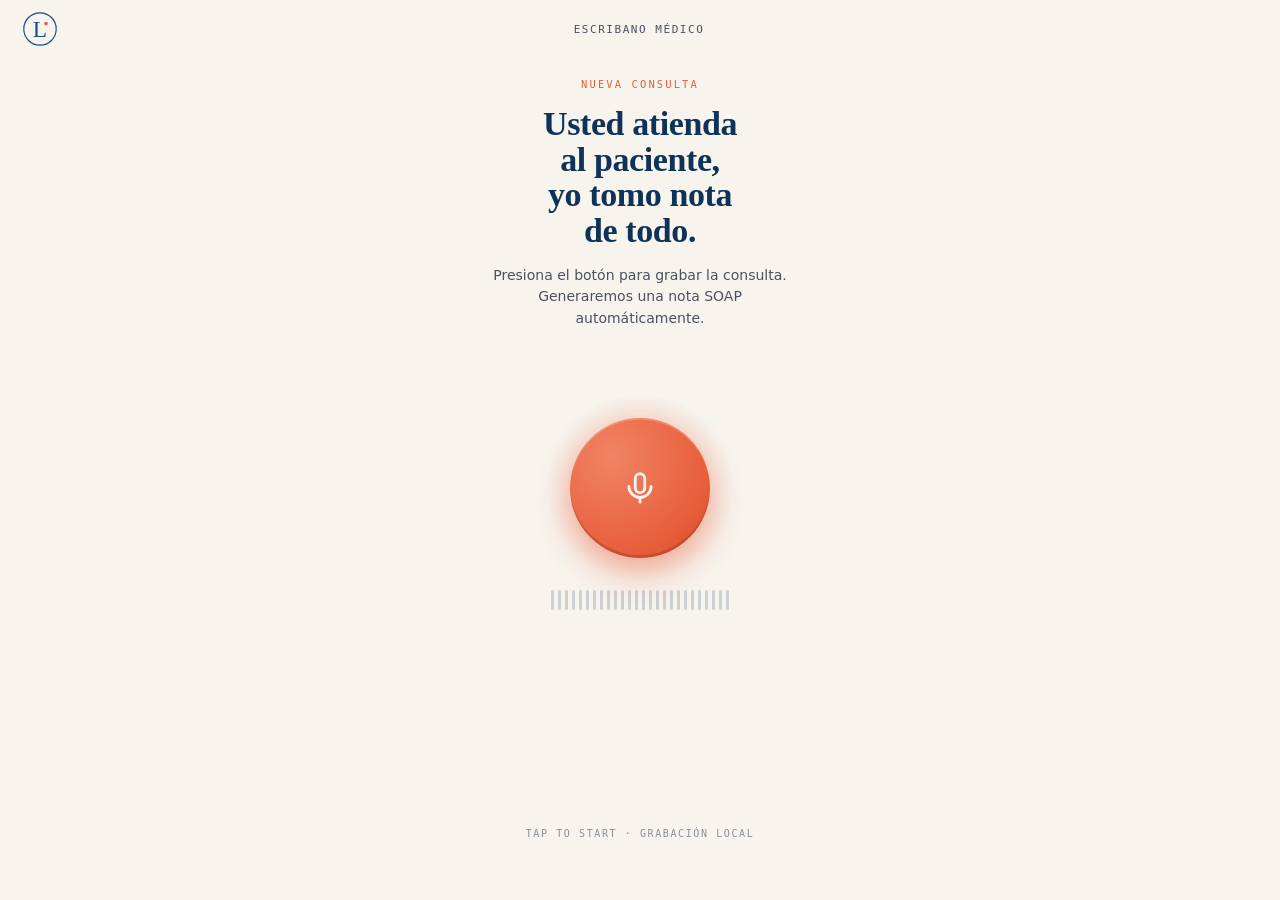
<file: docs/index.html>
<!doctype html>
<html lang="es">
<head>
  <meta charset="utf-8"/>
  <meta http-equiv="Content-Security-Policy" content="default-src 'self'; script-src 'self' 'unsafe-inline' https://gc.zgo.at; style-src 'self' 'unsafe-inline' https://fonts.googleapis.com; font-src https://fonts.gstatic.com; connect-src 'self' https://pediatra-scribe-api.lucandres.workers.dev https://aiandylatam.goatcounter.com; img-src 'self' data: https://aiandylatam.goatcounter.com; media-src 'self' blob:; object-src 'none'; base-uri 'self'; form-action 'self';"/>
  <meta name="viewport" content="width=device-width,initial-scale=1,viewport-fit=cover"/>
  <meta name="theme-color" content="#F7F4EE"/>
  <meta name="apple-mobile-web-app-capable" content="yes"/>
  <meta name="apple-mobile-web-app-status-bar-style" content="default"/>
  <meta name="apple-mobile-web-app-title" content="Escribano"/>
  <meta name="description" content="Graba tu consulta y recibe la nota clínica SOAP al instante. Herramienta gratuita de Luciana."/>
  <title>Escribano Médico — Luciana</title>
  <link rel="manifest" href="manifest.json"/>
  <link rel="apple-touch-icon" href="icons/icon-192.png"/>
  <link rel="preconnect" href="https://fonts.googleapis.com"/>
  <link rel="preconnect" href="https://fonts.gstatic.com" crossorigin/>
  <link href="https://fonts.googleapis.com/css2?family=DM+Serif+Display&family=DM+Sans:wght@400;500;600;700&family=JetBrains+Mono:wght@400;500&display=swap" rel="stylesheet"/>
  <!-- Analytics privacy-friendly (sin cookies) -->
  <script data-goatcounter="https://aiandylatam.goatcounter.com/count" async src="//gc.zgo.at/count.js"></script>
  <style>
    /* ─── BRAND TOKENS ─── */
    :root {
      --navy:        #1A4F82;
      --navy-deep:   #0F3259;
      --navy-darker: #0a223f;
      --coral:       #E85D3A;
      --coral-soft:  #F08465;
      --cream:       #F7F4EE;
      --cream-warm:  #EFE9DD;
      --cream-deep:  #E5DECF;
      --ink:         #1B1F26;
      --ink-soft:    #4A525E;
      --muted:       #8A8F99;
      --line:        rgba(15,50,89,0.10);
      --line-strong: rgba(15,50,89,0.18);
      --serif: 'DM Serif Display', Georgia, serif;
      --sans:  'DM Sans', system-ui, -apple-system, sans-serif;
      --mono:  'JetBrains Mono', ui-monospace, 'SFMono-Regular', monospace;
      --safe-top: env(safe-area-inset-top, 0px);
      --safe-bot: env(safe-area-inset-bottom, 0px);
      --btn-size: 140px;
    }
    *, *::before, *::after { box-sizing: border-box; -webkit-tap-highlight-color: transparent; margin: 0; padding: 0; }
    html, body { height: 100%; height: 100dvh; }
    body {
      font-family: var(--sans); color: var(--ink);
      background: var(--cream);
      -webkit-font-smoothing: antialiased;
      overflow: hidden;
    }
    button { font: inherit; color: inherit; border: none; cursor: pointer; background: none; }

    /* ─── APP SHELL ─── */
    #app {
      position: fixed; inset: 0;
      display: flex; flex-direction: column;
      background: var(--cream);
      padding-top: var(--safe-top);
      padding-bottom: var(--safe-bot);
    }
    .screen {
      position: absolute; inset: 0;
      display: flex; flex-direction: column;
      padding-top: calc(var(--safe-top) + 58px);
      padding-bottom: 8px;
      opacity: 0; pointer-events: none;
      transition: opacity .3s ease;
    }
    .screen.is-active { opacity: 1; pointer-events: auto; }

    /* ─── TOP BAR ─── */
    .topbar {
      position: absolute; top: var(--safe-top); left: 0; right: 0;
      height: 58px;
      display: flex; align-items: center; justify-content: space-between;
      padding: 0 22px;
      z-index: 10;
    }
    .brand-mark {
      width: 36px; height: 36px; flex-shrink: 0;
    }
    .brand-text {
      font-family: var(--mono); font-size: 11px;
      color: var(--ink-soft); letter-spacing: 0.14em;
    }
    .icon-btn {
      width: 38px; height: 38px; border-radius: 50%;
      background: rgba(15,50,89,0.06); color: var(--navy-deep);
      display: grid; place-items: center;
      transition: background .15s, transform .1s;
    }
    .icon-btn:active { transform: scale(0.93); background: rgba(15,50,89,0.12); }

    /* ─── EDITORIAL TYPOGRAPHY ─── */
    .eyebrow {
      font-family: var(--mono); font-size: 10.5px; letter-spacing: 0.2em;
      color: var(--coral); margin-bottom: 16px;
    }
    .eyebrow.muted { color: var(--ink-soft); }
    .display {
      font-family: var(--serif); font-size: 34px; line-height: 1.05;
      color: var(--navy-deep); letter-spacing: -0.012em;
    }
    .lede {
      font-family: var(--sans); font-size: 14px; line-height: 1.55;
      color: var(--ink-soft); margin-top: 16px; max-width: 300px;
      margin-left: auto; margin-right: auto;
    }

    /* ─── RECORD SCREEN ─── */
    .rec-head {
      padding: 20px 28px 0; text-align: center;
      min-height: 170px;
    }
    .rec-stage {
      flex: 1; position: relative;
      min-height: 290px;
    }

    /* Timer pill — always visible, fades in context */
    .timer-row {
      position: absolute; top: 8px; left: 50%;
      transform: translateX(-50%);
      display: inline-flex; align-items: center; gap: 10px;
      padding: 8px 16px; border-radius: 999px;
      background: rgba(15,50,89,0.06);
      transition: background .3s;
      white-space: nowrap;
    }
    body[data-rec="off"] .timer-row { opacity: 0; pointer-events: none; }
    body[data-rec="on"] .timer-row { background: rgba(232,93,58,0.10); }
    .timer-dot {
      width: 7px; height: 7px; border-radius: 50%;
      background: var(--muted); transition: background .3s;
    }
    body[data-rec="on"] .timer-dot {
      background: var(--coral);
      animation: dot-blink 1.1s ease-in-out infinite;
    }
    @keyframes dot-blink { 50% { opacity: 0.35; } }
    .timer-val {
      font-family: var(--mono); font-size: 13px; font-weight: 500;
      color: var(--navy-deep); letter-spacing: 0.05em;
      min-width: 44px; text-align: center;
      transition: color .3s;
    }
    body[data-rec="on"] .timer-val { color: var(--coral); }
    .timer-tag {
      font-family: var(--mono); font-size: 9.5px; letter-spacing: 0.16em;
      color: var(--muted); transition: color .3s;
    }
    body[data-rec="on"] .timer-tag { color: var(--coral); }

    /* Button group — fixed position, never reflows */
    .rec-btn-wrap {
      position: absolute; left: 50%; top: 80px;
      transform: translateX(-50%);
      width: calc(var(--btn-size) + 16px);
      height: calc(var(--btn-size) + 16px);
      display: grid; place-items: center;
      z-index: 2;
    }
    /* Ambient glow */
    .rec-glow {
      position: absolute; inset: -20px; border-radius: 50%;
      background: radial-gradient(circle, rgba(232,93,58,0.40) 0%, rgba(232,93,58,0) 68%);
      animation: breathe 3.2s ease-in-out infinite;
    }
    @keyframes breathe {
      0%,100% { transform: scale(0.92); opacity: 0.55; }
      50%      { transform: scale(1.10); opacity: 0.85; }
    }
    /* Halo rings */
    .halo {
      position: absolute; left: 50%; top: 50%;
      width: calc(var(--btn-size) * 1.55);
      height: calc(var(--btn-size) * 1.55);
      translate: -50% -50%;
      border-radius: 50%;
      border: 1.5px solid var(--coral); opacity: 0;
      animation: halo-emit 2.8s cubic-bezier(0.16,0.84,0.44,1) infinite;
      animation-play-state: paused;
    }
    body[data-rec="on"] .halo { animation-play-state: running; }
    .halo:nth-child(2) { animation-delay: 0.93s; }
    .halo:nth-child(3) { animation-delay: 1.86s; }
    @keyframes halo-emit {
      0%   { transform: scale(0.6); opacity: 0; border-width: 2.2px; }
      18%  { opacity: 0.55; }
      100% { transform: scale(2.2); opacity: 0; border-width: 0.6px; }
    }
    /* The button */
    .rec-btn {
      position: relative;
      width: var(--btn-size); height: var(--btn-size);
      border-radius: 50%; color: var(--cream);
      background: radial-gradient(circle at 30% 28%, #F08465 0%, #E85D3A 70%, #C84826 100%);
      box-shadow:
        0 14px 36px rgba(232,93,58,0.45),
        inset 0 -3px 0 rgba(0,0,0,0.14),
        inset 0 2px 0 rgba(255,255,255,0.18);
      transition: transform .35s cubic-bezier(.2,.8,.2,1), border-radius .35s cubic-bezier(.2,.8,.2,1);
      display: grid; place-items: center;
    }
    .rec-btn:active { transform: scale(0.96); }
    body[data-rec="on"] .rec-btn {
      border-radius: 30%;
      background: radial-gradient(circle at 30% 28%, #F08465 0%, #E85D3A 65%, #B83C1F 100%);
    }
    body[data-rec="paused"] .rec-btn {
      border-radius: 50%;
      background: radial-gradient(circle at 30% 28%, #6B90B8 0%, #1A4F82 70%, #0F3259 100%);
    }
    /* Icon cross-fade — 3 estados */
    .rec-icon {
      position: absolute; inset: 0;
      display: grid; place-items: center;
      transition: opacity .25s ease, transform .35s cubic-bezier(.2,.8,.2,1);
    }
    .rec-icon-mic   { opacity: 1; }
    .rec-icon-pause { opacity: 0; transform: scale(0.6); }
    .rec-icon-play  { opacity: 0; transform: scale(0.6); }

    body[data-rec="on"] .rec-icon-mic   { opacity: 0; transform: scale(0.7); }
    body[data-rec="on"] .rec-icon-pause { opacity: 1; transform: scale(1); }
    body[data-rec="on"] .rec-icon-play  { opacity: 0; transform: scale(0.6); }

    body[data-rec="paused"] .rec-icon-mic   { opacity: 0; transform: scale(0.7); }
    body[data-rec="paused"] .rec-icon-pause { opacity: 0; transform: scale(0.6); }
    body[data-rec="paused"] .rec-icon-play  { opacity: 1; transform: scale(1); }

    /* Botón Finalizar — en rec-foot, sin absoluto, sin layout shift */
    .btn-finalizar {
      display: inline-flex; align-items: center; gap: 8px;
      background: var(--navy-deep); color: var(--cream);
      font-family: var(--sans); font-size: 13px; font-weight: 600;
      padding: 11px 26px; border-radius: 999px;
      border: none; cursor: pointer;
      opacity: 0; pointer-events: none;
      transition: opacity .3s ease, background .3s ease;
      white-space: nowrap; margin-top: 10px;
    }
    body[data-rec="on"] .btn-finalizar,
    body[data-rec="paused"] .btn-finalizar {
      opacity: 1; pointer-events: auto;
    }
    body[data-rec="paused"] .btn-finalizar {
      background: var(--coral);
    }
    .stop-square {
      width: calc(var(--btn-size) * 0.32);
      height: calc(var(--btn-size) * 0.32);
      border-radius: calc(var(--btn-size) * 0.08);
      background: var(--cream);
    }

    /* Waveform */
    .wave {
      position: absolute; left: 50%; top: calc(80px + var(--btn-size) + 28px);
      transform: translateX(-50%);
      display: flex; align-items: center; gap: 4px;
      height: 44px; justify-content: center;
      opacity: 0.18; transition: opacity .5s ease;
      pointer-events: none;
    }
    body[data-rec="on"] .wave { opacity: 1; }
    .wave .bar {
      width: 3px; height: 20px;
      background: var(--navy-deep); border-radius: 2px;
      transform-origin: center;
      animation: wave-bar 1.2s ease-in-out infinite;
    }
    body[data-rec="on"] .wave .bar { background: var(--coral); }
    @keyframes wave-bar { 0%,100% { transform: scaleY(0.25); } 50% { transform: scaleY(1); } }

    /* Footer hint */
    .rec-foot { padding: 0 28px 6px; text-align: center; }
    .hint { font-family: var(--mono); font-size: 10px; color: var(--muted); letter-spacing: 0.16em; }

    /* ─── PROCESSING SCREEN ─── */
    .proc-head { padding: 20px 28px 0; text-align: center; }
    .proc-list { padding: 32px 28px 0; flex: 1; max-width: 360px; margin: 0 auto; width: 100%; }
    .proc-step {
      display: flex; align-items: center; gap: 16px;
      padding: 18px 0; border-bottom: 1px solid var(--line);
      opacity: 0.35; transition: opacity .35s ease;
    }
    .proc-step.is-active, .proc-step.is-done { opacity: 1; }
    .proc-step .ind { width: 26px; height: 26px; flex-shrink: 0; position: relative; }
    .proc-step .ring-idle, .proc-step .ring-active, .proc-step .check {
      position: absolute; inset: 2px; opacity: 0; transition: opacity .25s;
    }
    .proc-step .ring-idle  { border: 2px solid var(--line-strong); border-radius: 50%; opacity: 1; }
    .proc-step.is-active .ring-idle  { opacity: 0; }
    .proc-step.is-active .ring-active { opacity: 1; }
    .proc-step.is-done .ring-idle     { opacity: 0; }
    .proc-step.is-done .check         { opacity: 1; }
    .proc-step .ring-active {
      border: 2px solid var(--navy); border-top-color: transparent;
      border-radius: 50%; animation: spin .8s linear infinite;
    }
    @keyframes spin { to { transform: rotate(360deg); } }
    .proc-step .label {
      font-family: var(--sans); font-size: 16px; font-weight: 500; color: var(--ink-soft);
    }
    .proc-step.is-active .label, .proc-step.is-done .label { color: var(--ink); font-weight: 600; }

    /* ─── RESULT SCREEN ─── */
    .result-nav {
      display: flex; align-items: center; justify-content: space-between;
      padding: 4px 22px 12px;
    }
    .result-date {
      font-family: var(--mono); font-size: 10px; color: var(--muted);
      letter-spacing: 0.1em;
    }
    .result-head { padding: 4px 28px 16px; }
    .patient-name {
      font-family: var(--serif); font-size: 28px; line-height: 1.08;
      color: var(--navy-deep); letter-spacing: -0.01em;
    }
    .patient-meta {
      display: flex; gap: 10px; margin-top: 6px; flex-wrap: wrap;
      font-family: var(--mono); font-size: 11px; color: var(--ink-soft);
      letter-spacing: 0.05em;
    }
    .patient-meta .sep { color: var(--line-strong); }

    .body-scroll {
      flex: 1; overflow-y: auto; padding: 8px 28px 20px;
      scrollbar-width: none;
    }
    .body-scroll::-webkit-scrollbar { display: none; }

    /* SOAP sections */
    .soap-section {
      padding: 18px 0; border-bottom: 1px solid var(--line);
      opacity: 0; transform: translateY(20px);
      transition: opacity .55s cubic-bezier(.2,.7,.2,1), transform .55s cubic-bezier(.2,.7,.2,1);
    }
    .soap-section.is-visible { opacity: 1; transform: translateY(0); }
    .soap-section:last-of-type { border-bottom: none; }
    .soap-marker { display: flex; align-items: baseline; gap: 14px; margin-bottom: 10px; }
    .soap-letter {
      font-family: var(--serif); font-size: 28px; line-height: 1;
      color: var(--coral); letter-spacing: -0.01em;
    }
    .soap-label {
      font-family: var(--mono); font-size: 10px; letter-spacing: 0.16em;
      color: var(--ink-soft); text-transform: uppercase; margin-bottom: 3px;
    }
    .soap-summary {
      font-family: var(--serif); font-size: 17px; line-height: 1.3;
      color: var(--navy-deep); letter-spacing: -0.005em;
    }
    .soap-body { padding-left: 42px; }
    .soap-body p {
      font-family: var(--sans); font-size: 14.5px; line-height: 1.6;
      color: var(--ink); margin: 0 0 10px;
    }
    .soap-body .nc { color: var(--muted); font-style: italic; }
    body.is-editing .soap-body p {
      background: rgba(232,93,58,0.06); padding: 7px 10px;
      border-radius: 6px; border-left: 2px solid var(--coral);
    }

    /* CTA footnote */
    .cta {
      display: flex; flex-direction: column; gap: 3px;
      margin: 24px 0 8px; padding: 14px 0 0;
      border-top: 1px solid var(--line);
      text-decoration: none; color: var(--ink);
      opacity: 0; transform: translateY(20px);
      transition: opacity .55s cubic-bezier(.2,.7,.2,1), transform .55s cubic-bezier(.2,.7,.2,1);
    }
    .cta.is-visible { opacity: 1; transform: translateY(0); }
    .cta-eyebrow {
      font-family: var(--mono); font-size: 9px; color: var(--muted);
      letter-spacing: 0.18em;
    }
    .cta h3 {
      font-family: var(--sans); font-size: 13px; line-height: 1.4;
      font-weight: 500; color: var(--ink);
    }
    .cta-link {
      display: inline-flex; align-items: center; gap: 5px;
      font-family: var(--mono); font-size: 11px; font-weight: 500;
      color: var(--navy); letter-spacing: 0.04em;
      margin-top: 1px; transition: color .2s;
    }
    .cta:hover .cta-link { color: var(--coral); }

    /* Actions bar */
    .actions {
      display: flex; gap: 10px;
      padding: 14px 22px calc(16px + var(--safe-bot));
      border-top: 1px solid var(--line);
      background: var(--cream);
    }
    .btn {
      flex: 1; height: 50px; border-radius: 14px;
      font-family: var(--sans); font-size: 14px; font-weight: 600;
      display: flex; align-items: center; justify-content: center; gap: 8px;
      transition: transform .1s, opacity .15s;
    }
    .btn:active { transform: scale(0.97); }
    .btn-ghost {
      background: transparent; color: var(--navy-deep);
      box-shadow: inset 0 0 0 1.5px var(--line-strong);
    }
    .btn-primary {
      background: var(--coral); color: var(--cream);
      box-shadow: 0 6px 18px rgba(232,93,58,0.32);
    }
    .btn.copied { background: #16a34a; color: white; box-shadow: none; }

    /* Toast */
    .toast {
      position: fixed; left: 50%; bottom: calc(80px + var(--safe-bot));
      transform: translateX(-50%) translateY(8px);
      background: rgba(15,34,63,0.92); color: var(--cream);
      padding: 12px 20px; border-radius: 16px;
      font-family: var(--sans); font-size: 13px; font-weight: 500;
      box-shadow: 0 10px 30px rgba(0,0,0,0.18);
      opacity: 0; pointer-events: none; z-index: 100;
      transition: opacity .25s ease, transform .25s ease;
      width: calc(100vw - 48px); max-width: 340px;
      text-align: center; line-height: 1.45;
    }
    .toast.is-visible { opacity: 1; transform: translateX(-50%) translateY(0); }

    /* ─── PRINT / PDF ─── */
    @media print {
      @page {
        size: A4;
        margin: 20mm 18mm;
      }

      /* Ocultar todo excepto el contenido de la nota */
      body { background: white !important; overflow: visible !important; }
      #app { position: static !important; overflow: visible !important; }
      .screen { position: static !important; opacity: 1 !important; pointer-events: auto !important; display: none !important; }
      .screen[data-screen="result"] { display: flex !important; flex-direction: column !important; padding: 0 !important; }
      .topbar, .actions, .toast, [data-screen="record"], [data-screen="processing"] { display: none !important; }

      /* Header de impresión */
      #print-header { display: block !important; }

      /* Contenido */
      .result-head { padding: 0 0 12px !important; border-bottom: 1.5px solid #1A4F82; margin-bottom: 4px; }
      .patient-name { font-size: 22px !important; }
      .body-scroll {
        overflow: visible !important; flex: none !important;
        padding: 0 !important; height: auto !important;
      }
      .soap-section {
        opacity: 1 !important; transform: none !important;
        page-break-inside: avoid;
        padding: 14px 0 !important;
      }
      .soap-letter { font-size: 22px !important; }
      .soap-summary { font-size: 15px !important; }
      .soap-body p { font-size: 13px !important; margin-bottom: 6px !important; }
      .soap-body .nc { color: #aaa !important; }
      .cta { display: none !important; }
      details { display: none !important; }

      /* Footer de impresión */
      #print-footer { display: block !important; }
    }

    /* Elementos solo visibles en impresión */
    #print-header, #print-footer { display: none; }
  </style>
</head>
<body data-rec="off">
<div id="app">

  <!-- ════ RECORD ════ -->
  <section class="screen is-active" data-screen="record">
    <header class="topbar">
      <a href="https://lucianaia.com/" target="_blank" rel="noopener" aria-label="Luciana" style="display:flex;align-items:center;">
        <svg class="brand-mark" viewBox="0 0 120 120" aria-hidden="true">
          <circle cx="60" cy="60" r="54" fill="none" stroke="#1A4F82" stroke-width="4"/>
          <text x="60" y="86" text-anchor="middle" font-family="'DM Serif Display',Georgia,serif" font-size="78" fill="#1A4F82">L</text>
          <circle cx="80" cy="42" r="6" fill="#E85D3A"/>
        </svg>
      </a>
      <div class="brand-text">ESCRIBANO MÉDICO</div>
      <div style="width:38px;height:38px"></div>
    </header>

    <div class="rec-head">
      <div class="eyebrow" id="rec-eyebrow">NUEVA CONSULTA</div>
      <h1 class="display" id="rec-title">Usted atienda<br/>al paciente,<br/>yo tomo nota<br/>de todo.</h1>
      <p class="lede" id="rec-lede">Presiona el botón para grabar la consulta. Generaremos una nota SOAP automáticamente.</p>
    </div>

    <div class="rec-stage">
      <div class="timer-row">
        <span class="timer-dot"></span>
        <span class="timer-val" id="rec-timer">00:00</span>
        <span class="timer-tag" id="rec-tag">LISTO</span>
      </div>

      <div class="rec-btn-wrap">
        <span class="halo"></span>
        <span class="halo"></span>
        <span class="halo"></span>
        <span class="rec-glow" aria-hidden="true"></span>
        <button class="rec-btn" id="btn-record" aria-label="Grabar consulta">
          <span class="rec-icon rec-icon-mic">
            <svg width="38" height="38" viewBox="0 0 24 24" fill="none" stroke="currentColor" stroke-width="1.8" stroke-linecap="round"><rect x="9" y="3" width="6" height="12" rx="3"/><path d="M5 11a7 7 0 0 0 14 0M12 18v3"/></svg>
          </span>
          <span class="rec-icon rec-icon-pause">
            <svg width="32" height="32" viewBox="0 0 24 24" fill="currentColor"><rect x="6" y="5" width="4" height="14" rx="1.5"/><rect x="14" y="5" width="4" height="14" rx="1.5"/></svg>
          </span>
          <span class="rec-icon rec-icon-play">
            <svg width="32" height="32" viewBox="0 0 24 24" fill="currentColor"><path d="M8 5.14v14l11-7-11-7z"/></svg>
          </span>
        </button>
      </div>

      <div class="wave" id="wave" aria-hidden="true"></div>
    </div>

    <div class="rec-foot" style="display:flex;flex-direction:column;align-items:center;position:relative;z-index:10;">
      <div class="hint" id="rec-hint">TAP TO START · GRABACIÓN LOCAL</div>
      <button class="btn-finalizar" id="btn-finalizar">
        Finalizar consulta
        <svg width="13" height="13" viewBox="0 0 24 24" fill="none" stroke="currentColor" stroke-width="2.2" stroke-linecap="round"><path d="M5 12h14M13 5l7 7-7 7"/></svg>
      </button>
    </div>
  </section>

  <!-- ════ PROCESSING ════ -->
  <section class="screen" data-screen="processing">
    <header class="topbar">
      <a href="https://lucianaia.com/" target="_blank" rel="noopener" style="display:flex;align-items:center;">
        <svg class="brand-mark" viewBox="0 0 120 120">
          <circle cx="60" cy="60" r="54" fill="none" stroke="#1A4F82" stroke-width="4"/>
          <text x="60" y="86" text-anchor="middle" font-family="'DM Serif Display',Georgia,serif" font-size="78" fill="#1A4F82">L</text>
          <circle cx="80" cy="42" r="6" fill="#E85D3A"/>
        </svg>
      </a>
      <div class="brand-text">PROCESANDO</div>
      <div style="width:38px"></div>
    </header>

    <div class="proc-head" style="padding-top:28px;">
      <div class="eyebrow muted" id="proc-eyebrow">PROCESANDO · 00:00</div>
      <h1 class="display">Escribiendo<br/>tu nota.</h1>
    </div>

    <div class="proc-list">
      <div class="proc-step" data-step="0">
        <div class="ind">
          <div class="ring-idle"></div>
          <div class="ring-active"></div>
          <svg class="check" width="24" height="24" viewBox="0 0 24 24" fill="none" stroke="var(--coral)" stroke-width="2" stroke-linecap="round"><circle cx="12" cy="12" r="10"/><path d="M7 12l3 3 7-7"/></svg>
        </div>
        <div class="label">Transcribiendo audio</div>
      </div>
      <div class="proc-step" data-step="1">
        <div class="ind">
          <div class="ring-idle"></div>
          <div class="ring-active"></div>
          <svg class="check" width="24" height="24" viewBox="0 0 24 24" fill="none" stroke="var(--coral)" stroke-width="2" stroke-linecap="round"><circle cx="12" cy="12" r="10"/><path d="M7 12l3 3 7-7"/></svg>
        </div>
        <div class="label">Analizando contexto clínico</div>
      </div>
      <div class="proc-step" data-step="2">
        <div class="ind">
          <div class="ring-idle"></div>
          <div class="ring-active"></div>
          <svg class="check" width="24" height="24" viewBox="0 0 24 24" fill="none" stroke="var(--coral)" stroke-width="2" stroke-linecap="round"><circle cx="12" cy="12" r="10"/><path d="M7 12l3 3 7-7"/></svg>
        </div>
        <div class="label">Estructurando nota SOAP</div>
      </div>
    </div>
  </section>

  <!-- ════ RESULT ════ -->
  <section class="screen" data-screen="result">
    <header class="topbar">
      <a href="https://lucianaia.com/" target="_blank" rel="noopener" style="display:flex;align-items:center;">
        <svg class="brand-mark" viewBox="0 0 120 120">
          <circle cx="60" cy="60" r="54" fill="none" stroke="#1A4F82" stroke-width="4"/>
          <text x="60" y="86" text-anchor="middle" font-family="'DM Serif Display',Georgia,serif" font-size="78" fill="#1A4F82">L</text>
          <circle cx="80" cy="42" r="6" fill="#E85D3A"/>
        </svg>
      </a>
      <div class="brand-text" id="result-date-label">NOTA SOAP</div>
      <button class="icon-btn" id="btn-edit" aria-label="Editar">
        <svg width="15" height="15" viewBox="0 0 24 24" fill="none" stroke="currentColor" stroke-width="1.8" stroke-linecap="round"><path d="M12 20h9M16.5 3.5a2.121 2.121 0 1 1 3 3L7 19l-4 1 1-4z"/></svg>
      </button>
    </header>

    <!-- Header solo visible al imprimir -->
    <div id="print-header" style="margin-bottom:16px;">
      <div style="display:flex;align-items:center;justify-content:space-between;padding-bottom:10px;border-bottom:2px solid #1A4F82;margin-bottom:14px;">
        <div>
          <div style="font-family:'DM Serif Display',Georgia,serif;font-size:20px;color:#0F3259;letter-spacing:-0.01em;">Escribano Médico</div>
        </div>
        <div style="font-family:'JetBrains Mono',monospace;font-size:10px;color:#8A8F99;letter-spacing:0.08em;" id="print-date"></div>
      </div>
      <div style="font-family:'JetBrains Mono',monospace;font-size:9px;color:#8A8F99;letter-spacing:0.18em;margin-bottom:6px;">NOTA DE CONSULTA MÉDICA</div>
    </div>

    <div class="result-head">
      <h1 class="patient-name" id="res-nombre">—</h1>
      <div class="patient-meta" id="res-meta"></div>
    </div>

    <div class="body-scroll" id="body-scroll"></div>

    <!-- Footer solo visible al imprimir -->
    <div id="print-footer" style="margin-top:20px;padding-top:10px;border-top:1px solid rgba(15,50,89,0.12);display:flex;justify-content:space-between;align-items:center;">
      <div style="font-family:'JetBrains Mono',monospace;font-size:8px;color:#aaa;letter-spacing:0.1em;">
        Generado con Escribano Médico · lucianaia.com<br/>
        Este documento es un apoyo clínico. No sustituye el expediente oficial.
      </div>
      <div style="font-family:'DM Serif Display',serif;font-size:13px;color:#1A4F82;">
        L<span style="display:inline-block;width:4px;height:4px;border-radius:50%;background:#E85D3A;vertical-align:super;margin-left:1px;"></span>
      </div>
    </div>

    <div class="actions">
      <button class="btn btn-ghost" id="btn-back">
        <svg width="16" height="16" viewBox="0 0 24 24" fill="none" stroke="currentColor" stroke-width="2" stroke-linecap="round"><path d="M15 18l-6-6 6-6"/></svg>
        Nueva
      </button>
      <button class="btn btn-ghost" id="btn-copy">
        <svg width="15" height="15" viewBox="0 0 24 24" fill="none" stroke="currentColor" stroke-width="1.8" stroke-linecap="round" stroke-linejoin="round"><rect x="9" y="9" width="13" height="13" rx="2"/><path d="M5 15V5a2 2 0 0 1 2-2h10"/></svg>
        <span id="btn-copy-label">Copiar</span>
      </button>
      <button class="btn btn-ghost" id="btn-word" style="flex:1.2;">
        <svg width="15" height="15" viewBox="0 0 24 24" fill="none" stroke="currentColor" stroke-width="1.8" stroke-linecap="round" stroke-linejoin="round"><path d="M14 2H6a2 2 0 0 0-2 2v16a2 2 0 0 0 2 2h12a2 2 0 0 0 2-2V8z"/><polyline points="14 2 14 8 20 8"/><line x1="16" y1="13" x2="8" y2="13"/><line x1="16" y1="17" x2="8" y2="17"/><polyline points="10 9 9 9 8 9"/></svg>
        Word
      </button>
      <button class="btn btn-primary" id="btn-pdf">
        <svg width="15" height="15" viewBox="0 0 24 24" fill="none" stroke="currentColor" stroke-width="1.8" stroke-linecap="round" stroke-linejoin="round"><path d="M12 3v12m0 0l-4-4m4 4l4-4M5 21h14"/></svg>
        PDF
      </button>
    </div>
  </section>

  <div class="toast" id="toast"></div>
</div>

<script>
// ─── CONFIG ───────────────────────────────────────────────────────────────────
const WORKER_URL = "https://pediatra-scribe-api.lucandres.workers.dev";
const MAX_MINUTES = 60;
const WARN_MINUTES = 55;

// ─── STATE ────────────────────────────────────────────────────────────────────
const state = {
  recording: false,
  elapsed: 0,
  timerId: null,
  mediaRecorder: null,
  audioChunks: [],
  audioBlob: null,
  audioCtx: null,
  analyser: null,
  vizRAF: null,
  notaJson: null,
  transcripcion: "",
  editing: false,
};

// ─── HELPERS ──────────────────────────────────────────────────────────────────
const $ = id => document.getElementById(id);
const $$ = s => Array.from(document.querySelectorAll(s));
const fmt = s => `${String(Math.floor(s/60)).padStart(2,'0')}:${String(s%60).padStart(2,'0')}`;

// Escapa HTML para prevenir XSS en valores que vienen del LLM/transcripción.
const esc = s => {
  if (s === null || s === undefined) return '';
  return String(s)
    .replace(/&/g, '&amp;')
    .replace(/</g, '&lt;')
    .replace(/>/g, '&gt;')
    .replace(/"/g, '&quot;')
    .replace(/'/g, '&#39;');
};

const showScreen = name => {
  $$('.screen').forEach(el => el.classList.toggle('is-active', el.dataset.screen === name));
};

const showToast = msg => {
  const t = $('toast');
  t.textContent = msg;
  t.classList.add('is-visible');
  clearTimeout(t._tid);
  t._tid = setTimeout(() => t.classList.remove('is-visible'), 2200);
};

const showError = msg => showToast('⚠️ ' + msg);

// ─── WAVEFORM ─────────────────────────────────────────────────────────────────
const waveEl = $('wave');
for (let i = 0; i < 26; i++) {
  const b = document.createElement('span');
  b.className = 'bar';
  b.style.animationDelay = `${(i * 0.06).toFixed(2)}s`;
  b.style.animationDuration = `${(0.9 + (i % 5) * 0.12).toFixed(2)}s`;
  waveEl.appendChild(b);
}

// ─── RECORDING UI STATE ───────────────────────────────────────────────────────
const setRecUI = on => {
  document.body.dataset.rec = on ? 'on' : 'off';
  const title = $('rec-title');
  const lede  = $('rec-lede');
  const hint  = $('rec-hint');
  const tag   = $('rec-tag');
  if (on) {
    title.innerHTML = 'Escuchando<br/>cada palabra.';
    lede.textContent = 'El audio se transcribe en servidores externos (EE.UU.) y no se almacena en nuestros sistemas.';
    hint.textContent = 'TOCA PARA PAUSAR';
    tag.textContent = 'GRABANDO';
  } else {
    title.innerHTML = 'Usted atienda<br/>al paciente,<br/>yo tomo nota<br/>de todo.';
    lede.textContent = 'Presiona el botón para grabar la consulta. Generaremos una nota SOAP automáticamente.';
    hint.textContent = 'TAP TO START · GRABACIÓN LOCAL';
    tag.textContent = 'LISTO';
  }
};

// ─── TIMER ────────────────────────────────────────────────────────────────────
const startTimer = () => {
  state.timerId = setInterval(() => {
    state.elapsed++;
    $('rec-timer').textContent = fmt(state.elapsed);
    if (state.elapsed >= WARN_MINUTES * 60) {
      $('rec-tag').textContent = 'CERRANDO';
    }
    if (state.elapsed >= MAX_MINUTES * 60) {
      showToast(`Grabación detenida al llegar a ${MAX_MINUTES} min`);
      stopRecording();
    }
  }, 1000);
};
const stopTimer = () => { clearInterval(state.timerId); state.timerId = null; };

// ─── AUDIO VISUALIZER ─────────────────────────────────────────────────────────
const startViz = stream => {
  try {
    state.audioCtx = new (window.AudioContext || window.webkitAudioContext)();
    const src = state.audioCtx.createMediaStreamSource(stream);
    state.analyser = state.audioCtx.createAnalyser();
    state.analyser.fftSize = 64;
    src.connect(state.analyser);
    const bars = waveEl.querySelectorAll('.bar');
    const data = new Uint8Array(state.analyser.frequencyBinCount);
    const draw = () => {
      state.vizRAF = requestAnimationFrame(draw);
      state.analyser.getByteFrequencyData(data);
      bars.forEach((b, i) => {
        const v = data[Math.floor(i / bars.length * data.length)] || 0;
        b.style.height = `${Math.max(3, Math.round(v / 255 * 36))}px`;
      });
    };
    draw();
  } catch(e) { /* AudioContext not critical */ }
};

const stopViz = () => {
  cancelAnimationFrame(state.vizRAF);
  if (state.audioCtx) { state.audioCtx.close().catch(()=>{}); state.audioCtx = null; }
};

// ─── MEDIA RECORDER ───────────────────────────────────────────────────────────
const getBestMime = () =>
  ['audio/webm;codecs=opus','audio/ogg;codecs=opus','audio/webm','audio/mp4']
  .find(t => MediaRecorder.isTypeSupported(t)) || '';

const startRecording = async () => {
  let stream;
  try {
    stream = await navigator.mediaDevices.getUserMedia({
      audio: { channelCount:1, sampleRate:16000, echoCancellation:true, noiseSuppression:true }
    });
  } catch(err) {
    showError(err.name === 'NotAllowedError'
      ? 'Permiso de micrófono denegado'
      : 'No se pudo acceder al micrófono');
    return;
  }

  const mime = getBestMime();
  const opts = { audioBitsPerSecond: 16000 };
  if (mime) opts.mimeType = mime;
  try { state.mediaRecorder = new MediaRecorder(stream, opts); }
  catch { state.mediaRecorder = new MediaRecorder(stream); }

  state.audioChunks = [];
  state.mediaRecorder.ondataavailable = e => { if (e.data.size > 0) state.audioChunks.push(e.data); };
  state.mediaRecorder.onstop = onRecordingStop;
  state.mediaRecorder.start(1000);
  state.recording = true;

  setRecUI(true);
  startTimer();
  startViz(stream);

  // Update eyebrow with date
  const now = new Date();
  $('rec-eyebrow').textContent = `GRABANDO · ${now.toLocaleDateString('es-MX',{day:'2-digit',month:'short',year:'numeric'}).toUpperCase()}`;
};

const stopRecording = () => {
  if (!state.mediaRecorder) return;
  if (state.mediaRecorder.state === 'inactive') return;
  state.mediaRecorder.stop();
  state.mediaRecorder.stream.getTracks().forEach(t => t.stop());
  state.recording = false;
  stopTimer();
  stopViz();
};

const onRecordingStop = () => {
  const mime = state.mediaRecorder?.mimeType || 'audio/webm';
  state.audioBlob = new Blob(state.audioChunks, { type: mime });
  setRecUI(false);

  // Transition to processing
  $('proc-eyebrow').textContent = `PROCESANDO · ${fmt(state.elapsed)}`;
  showScreen('processing');
  processAudio();
};

// ─── BTN RECORD — graba / pausa / reanuda ────────────────────────────────────
$('btn-record').addEventListener('click', () => {
  if (!state.recording && document.body.dataset.rec === 'off') {
    startRecording();
  } else if (state.recording && document.body.dataset.rec === 'on') {
    pauseRecording();
  } else if (document.body.dataset.rec === 'paused') {
    resumeRecording();
  }
});

// ─── BTN FINALIZAR ────────────────────────────────────────────────────────────
$('btn-finalizar').addEventListener('click', () => stopRecording());

const pauseRecording = () => {
  if (!state.mediaRecorder) return;
  state.mediaRecorder.pause();
  stopTimer();
  stopViz();
  document.body.dataset.rec = 'paused';
  $('rec-title').innerHTML = 'Pausada.';
  $('rec-lede').textContent = 'Toca para reanudar — o finaliza para generar la nota.';
  $('rec-hint').textContent = 'TOCA PARA REANUDAR';
  $('rec-tag').textContent = 'PAUSADA';
};

const resumeRecording = () => {
  if (!state.mediaRecorder) return;
  state.mediaRecorder.resume();
  document.body.dataset.rec = 'on';
  $('rec-title').innerHTML = 'Escuchando<br/>cada palabra.';
  $('rec-lede').textContent = 'El audio se transcribe en servidores externos (EE.UU.) y no se almacena en nuestros sistemas.';
  $('rec-hint').textContent = 'TOCA PARA PAUSAR';
  $('rec-tag').textContent = 'GRABANDO';
  // Reiniciar timer y visualizador (usa mismo state.timerId para que stopTimer lo limpie)
  startTimer();
  if (state.mediaRecorder?.stream) startViz(state.mediaRecorder.stream);
};

// ─── PROCESSING — Real API call ───────────────────────────────────────────────
const runProcessingUI = (realDone) => {
  const steps = $$('.proc-step');
  steps.forEach(s => s.classList.remove('is-active','is-done'));
  steps[0].classList.add('is-active');

  // Animate steps visually while waiting for real API
  let i = 0;
  const tick = () => {
    steps[i].classList.remove('is-active');
    steps[i].classList.add('is-done');
    i++;
    if (i < steps.length) {
      steps[i].classList.add('is-active');
    }
  };
  // Step 1 after ~3s, step 2 after the API responds
  const t1 = setTimeout(() => tick(), 3000);
  const t2 = setTimeout(() => { if (i < steps.length) tick(); }, 8000);

  // When API finishes, mark all done and show result
  realDone.then(nota => {
    clearTimeout(t1); clearTimeout(t2);
    steps.forEach(s => { s.classList.remove('is-active'); s.classList.add('is-done'); });
    state.notaJson = nota;
    setTimeout(() => {
      renderResult(nota);
      showScreen('result');
    }, 500);
  }).catch(err => {
    clearTimeout(t1); clearTimeout(t2);
    showScreen('record');
    showError(err.message || 'Error al procesar. Intenta de nuevo.');
  });
};

const processAudio = async () => {
  if (!state.audioBlob) { showError('No hay audio grabado.'); return; }

  const realDoneResolver = {};
  const realDone = new Promise((res, rej) => {
    realDoneResolver.resolve = res;
    realDoneResolver.reject = rej;
  });

  runProcessingUI(realDone);

  const form = new FormData();
  form.append('audio', state.audioBlob, 'consulta.webm');

  let data;
  try {
    const res = await fetch(WORKER_URL, { method:'POST', body:form });
    data = await res.json();
  } catch {
    realDoneResolver.reject(new Error('No se pudo conectar al servidor.'));
    return;
  }

  if (!data.ok) {
    realDoneResolver.reject(new Error(data.error || 'Error en el servidor.'));
    return;
  }

  state.transcripcion = data.transcripcion || '';

  // Parse SOAP JSON
  let nota = tryJSON(data.soap);
  if (!nota) {
    const s = (data.soap||'').replace(/^[\s\S]*?```(?:json)?\s*/i,'').replace(/\s*```[\s\S]*$/i,'').trim();
    nota = tryJSON(s);
  }
  if (!nota) {
    const f = (data.soap||'').indexOf('{'), l = (data.soap||'').lastIndexOf('}');
    if (f !== -1 && l > f) nota = tryJSON((data.soap||'').slice(f, l+1));
  }
  if (!nota) {
    realDoneResolver.reject(new Error('La nota generada no tiene formato válido.'));
    return;
  }

  realDoneResolver.resolve(nota);
};

const tryJSON = s => { try { return s ? JSON.parse(s.trim()) : null; } catch { return null; } };

// ─── RENDER RESULT ────────────────────────────────────────────────────────────
const SOAP_KEYS = [
  { key:'subjetivo',  letter:'S', label:'SUBJETIVO',
    fields: ['motivo_consulta','padecimiento_actual','antecedentes_relevantes'],
    labels: ['Motivo de consulta','Padecimiento actual','Antecedentes'] },
  { key:'objetivo',   letter:'O', label:'OBJETIVO',
    fields: ['signos_vitales','somatometria','exploracion_fisica'],
    labels: ['Signos vitales','Somatometría','Exploración física'] },
  { key:'analisis',   letter:'A', label:'ANÁLISIS',
    fields: ['impresion_diagnostica','diagnosticos_diferenciales'],
    labels: ['Impresión diagnóstica','Dx diferenciales'] },
  { key:'plan',       letter:'P', label:'PLAN',
    fields: ['tratamiento','indicaciones_no_farmacologicas','estudios_solicitados','seguimiento'],
    labels: ['Tratamiento','Indicaciones','Estudios','Seguimiento'] },
];

const nc = v => v && v !== 'No consignado' ? v : null;

const renderResult = nota => {
  const p = nota.paciente || {};

  // Header
  $('res-nombre').textContent = nc(p.nombre) || 'Paciente';
  const metaParts = [nc(p.edad), nc(p.sexo), nc(p.acompanante) ? `Acomp: ${nc(p.acompanante)}` : null].filter(Boolean);
  $('res-meta').innerHTML = metaParts.map((m,i) => i < metaParts.length-1 ? `<span>${esc(m)}</span><span class="sep">·</span>` : `<span>${esc(m)}</span>`).join('');

  const dateStr = nc(nota.fecha_aproximada) || new Date().toLocaleDateString('es-MX',{day:'2-digit',month:'short',year:'numeric'}).toUpperCase();
  $('result-date-label').textContent = `NOTA SOAP · ${dateStr}`;

  // SOAP sections
  const scroll = $('body-scroll');
  scroll.innerHTML = SOAP_KEYS.map(sec => {
    const data = nota[sec.key] || {};
    const firstVal = nc(data[sec.fields[0]]);
    const summary = firstVal ? firstVal.slice(0, 80) + (firstVal.length > 80 ? '…' : '') : sec.label;
    const body = sec.fields.map((f,i) => {
      const v = nc(data[f]);
      return v
        ? `<p><strong style="font-size:10px;letter-spacing:.08em;color:var(--ink-soft);font-family:var(--mono);text-transform:uppercase;">${esc(sec.labels[i])}</strong><br/>${esc(v)}</p>`
        : `<p class="nc">${esc(sec.labels[i])}: No consignado</p>`;
    }).join('');
    return `
      <section class="soap-section">
        <div class="soap-marker">
          <div class="soap-letter">${esc(sec.letter)}</div>
          <div>
            <div class="soap-label">${esc(sec.label)}</div>
            <div class="soap-summary">${esc(summary)}</div>
          </div>
        </div>
        <div class="soap-body">${body}</div>
      </section>`;
  }).join('');

  // Transcripción colapsable
  if (state.transcripcion) {
    scroll.innerHTML += `
      <details style="padding:18px 0;border-top:1px solid var(--line)">
        <summary style="cursor:pointer;font-family:var(--mono);font-size:10px;letter-spacing:.12em;color:var(--muted);list-style:none;">
          VER TRANSCRIPCIÓN COMPLETA
        </summary>
        <p style="font-family:var(--mono);font-size:11.5px;color:var(--ink-soft);line-height:1.7;margin-top:12px;white-space:pre-wrap;">${esc(state.transcripcion)}</p>
      </details>`;
  }

  // Notas adicionales
  if (nc(nota.notas_adicionales)) {
    scroll.innerHTML += `
      <div style="padding:14px 0;border-top:1px solid var(--line);opacity:0;transition:opacity .55s .4s;">
        <div style="font-family:var(--mono);font-size:9px;letter-spacing:.16em;color:var(--muted);margin-bottom:6px;">NOTAS ADICIONALES</div>
        <p style="font-size:14px;line-height:1.55;">${esc(nota.notas_adicionales)}</p>
      </div>`;
  }

  // CTA Luciana
  scroll.innerHTML += `
    <a class="cta" href="https://lucianaia.com" target="_blank" rel="noopener"
       style="display:block;margin:24px 0 8px;padding:20px;border-radius:16px;
              background:var(--navy-deep);text-decoration:none;
              opacity:0;transform:translateY(20px);
              transition:opacity .55s cubic-bezier(.2,.7,.2,1),transform .55s cubic-bezier(.2,.7,.2,1);">
      <div style="font-family:var(--mono);font-size:9px;letter-spacing:0.18em;color:rgba(247,244,238,0.45);margin-bottom:8px;">
        HERRAMIENTA GRATUITA · LUCIANA IA
      </div>
      <div style="font-family:'DM Serif Display',Georgia,serif;font-size:19px;color:var(--cream);line-height:1.2;margin-bottom:10px;letter-spacing:-0.01em;">
        ¿Tu agenda también<br/>podría ser más fácil?
      </div>
      <div style="font-family:var(--sans);font-size:13px;color:rgba(247,244,238,0.6);line-height:1.5;margin-bottom:14px;">
        Luciana IA automatiza citas, recordatorios y recepción de tu consultorio.
      </div>
      <span style="display:inline-flex;align-items:center;gap:6px;
                   background:var(--coral);color:white;
                   font-family:var(--sans);font-size:13px;font-weight:600;
                   padding:9px 16px;border-radius:10px;">
        Conocer Luciana IA
        <svg width="13" height="13" viewBox="0 0 24 24" fill="none" stroke="currentColor" stroke-width="2.2" stroke-linecap="round"><path d="M5 12h14M13 5l7 7-7 7"/></svg>
      </span>
    </a>`;

  scroll.scrollTop = 0;

  // Reveal on scroll
  const sections = Array.from(scroll.querySelectorAll('.soap-section, .cta, details, [style*="opacity:0"]'));
  if (sections[0]) sections[0].classList.add('is-visible');
  const io = new IntersectionObserver(entries => {
    entries.forEach(e => {
      if (e.isIntersecting) {
        e.target.classList.add('is-visible');
        e.target.style.opacity = '1';
        e.target.style.transform = 'translateY(0)';
        io.unobserve(e.target);
      }
    });
  }, { root: scroll, threshold: 0.12 });
  sections.slice(1).forEach(el => io.observe(el));
};

// ─── COPY ─────────────────────────────────────────────────────────────────────
$('btn-copy').addEventListener('click', async () => {
  if (!state.notaJson) return;
  const n = state.notaJson;
  const p = n.paciente || {};
  const ncv = v => (v && v !== 'No consignado') ? v : 'No consignado';
  const line = '─'.repeat(40);

  const text = [
    'NOTA DE CONSULTA MÉDICA',
    ncv(n.medico) !== 'No consignado' ? `Médico: ${ncv(n.medico)}` : '',
    ncv(n.fecha_aproximada) !== 'No consignado' ? `Fecha: ${ncv(n.fecha_aproximada)}` : '',
    '', 'PACIENTE',
    `Nombre: ${ncv(p.nombre)}`,
    `Edad: ${ncv(p.edad)}  |  Sexo: ${ncv(p.sexo)}`,
    `Acompañante: ${ncv(p.acompanante)}`,
    '', line, 'S — SUBJETIVO', line,
    `Motivo: ${ncv((n.subjetivo||{}).motivo_consulta)}`,
    `Padecimiento: ${ncv((n.subjetivo||{}).padecimiento_actual)}`,
    `Antecedentes: ${ncv((n.subjetivo||{}).antecedentes_relevantes)}`,
    '', line, 'O — OBJETIVO', line,
    `Signos vitales: ${ncv((n.objetivo||{}).signos_vitales)}`,
    `Somatometría: ${ncv((n.objetivo||{}).somatometria)}`,
    `Exploración: ${ncv((n.objetivo||{}).exploracion_fisica)}`,
    '', line, 'A — ANÁLISIS', line,
    `Impresión diagnóstica: ${ncv((n.analisis||{}).impresion_diagnostica)}`,
    `Dx diferenciales: ${ncv((n.analisis||{}).diagnosticos_diferenciales)}`,
    '', line, 'P — PLAN', line,
    `Tratamiento: ${ncv((n.plan||{}).tratamiento)}`,
    `Indicaciones: ${ncv((n.plan||{}).indicaciones_no_farmacologicas)}`,
    `Estudios: ${ncv((n.plan||{}).estudios_solicitados)}`,
    `Seguimiento: ${ncv((n.plan||{}).seguimiento)}`,
    '', line,
    'Generado con Escribano Médico · lucianaia.com',
  ].filter(l => l !== undefined).join('\n');

  try { await navigator.clipboard.writeText(text); }
  catch { const ta = Object.assign(document.createElement('textarea'),{value:text,style:'position:fixed;opacity:0'}); document.body.appendChild(ta); ta.select(); document.execCommand('copy'); ta.remove(); }

  const btn = $('btn-copy');
  btn.classList.add('copied');
  $('btn-copy-label').textContent = '¡Copiado!';
  setTimeout(() => { btn.classList.remove('copied'); $('btn-copy-label').textContent = 'Copiar'; }, 2500);
});

// ─── WORD (.doc) ─────────────────────────────────────────────────────────────
$('btn-word').addEventListener('click', () => {
  if (!state.notaJson) return;
  const n = state.notaJson;
  const p = n.paciente || {};
  const ncv = v => (v && v !== 'No consignado') ? v : '<span style="color:#aaa;font-style:italic;">No consignado</span>';
  const fecha = new Date().toLocaleDateString('es-MX', { day:'2-digit', month:'long', year:'numeric' });

  const seccion = (letra, titulo, campos) => `
    <h2 style="font-family:Georgia,serif;font-size:16pt;color:#E85D3A;margin:18pt 0 4pt;border-bottom:1pt solid #E0D9CC;padding-bottom:4pt;">
      ${letra} &nbsp;<span style="font-size:9pt;color:#6B7280;font-family:Courier New,monospace;letter-spacing:0.1em;">${titulo}</span>
    </h2>
    ${campos.map(([label, val]) => `
      <p style="margin:6pt 0 3pt;">
        <span style="font-family:Courier New,monospace;font-size:8pt;color:#6B7280;text-transform:uppercase;letter-spacing:0.08em;">${label}</span><br/>
        <span style="font-family:Calibri,Arial,sans-serif;font-size:11pt;color:#1B1F26;">${ncv(val)}</span>
      </p>`).join('')}`;

  const html = `
    <html xmlns:o="urn:schemas-microsoft-com:office:office"
          xmlns:w="urn:schemas-microsoft-com:office:word"
          xmlns="http://www.w3.org/TR/REC-html40">
    <head>
      <meta charset="utf-8"/>
      <!--[if gte mso 9]><xml><w:WordDocument><w:View>Print</w:View><w:Zoom>90</w:Zoom></w:WordDocument></xml><![endif]-->
      <style>
        @page { size: A4; margin: 2.5cm 2.2cm; }
        body { font-family: Calibri, Arial, sans-serif; font-size: 11pt; color: #1B1F26; }
        h1 { font-family: Georgia, serif; font-size: 22pt; color: #0F3259; margin: 0 0 4pt; }
        h2 { page-break-inside: avoid; }
        p  { margin: 4pt 0; line-height: 1.5; }
      </style>
    </head>
    <body>
      <!-- MEMBRETE -->
      <table width="100%" style="border-bottom:2pt solid #1A4F82;padding-bottom:8pt;margin-bottom:12pt;">
        <tr>
          <td><h1 style="font-family:Georgia,serif;font-size:20pt;color:#0F3259;margin:0;">Escribano Médico</h1></td>
          <td align="right" style="font-family:Courier New,monospace;font-size:8pt;color:#8A8F99;vertical-align:bottom;">${fecha}</td>
        </tr>
      </table>

      <p style="font-family:Courier New,monospace;font-size:8pt;color:#8A8F99;letter-spacing:0.18em;margin-bottom:10pt;">NOTA DE CONSULTA MÉDICA</p>

      <!-- PACIENTE -->
      <h1 style="font-family:Georgia,serif;font-size:20pt;color:#0F3259;">${ncv(p.nombre)}</h1>
      <p style="font-family:Courier New,monospace;font-size:9pt;color:#6B7280;margin-bottom:14pt;">
        ${[p.edad, p.sexo, p.acompanante ? 'Acomp: ' + p.acompanante : ''].filter(v => v && v !== 'No consignado').join(' &nbsp;·&nbsp; ')}
        ${n.fecha_aproximada && n.fecha_aproximada !== 'No consignado' ? ' &nbsp;·&nbsp; ' + n.fecha_aproximada : ''}
      </p>

      ${seccion('S', 'SUBJETIVO', [
        ['Motivo de consulta', (n.subjetivo||{}).motivo_consulta],
        ['Padecimiento actual', (n.subjetivo||{}).padecimiento_actual],
        ['Antecedentes relevantes', (n.subjetivo||{}).antecedentes_relevantes],
      ])}
      ${seccion('O', 'OBJETIVO', [
        ['Signos vitales', (n.objetivo||{}).signos_vitales],
        ['Somatometría', (n.objetivo||{}).somatometria],
        ['Exploración física', (n.objetivo||{}).exploracion_fisica],
      ])}
      ${seccion('A', 'ANÁLISIS', [
        ['Impresión diagnóstica', (n.analisis||{}).impresion_diagnostica],
        ['Diagnósticos diferenciales', (n.analisis||{}).diagnosticos_diferenciales],
      ])}
      ${seccion('P', 'PLAN', [
        ['Tratamiento', (n.plan||{}).tratamiento],
        ['Indicaciones no farmacológicas', (n.plan||{}).indicaciones_no_farmacologicas],
        ['Estudios solicitados', (n.plan||{}).estudios_solicitados],
        ['Seguimiento', (n.plan||{}).seguimiento],
      ])}
      ${n.notas_adicionales && n.notas_adicionales !== 'No consignado' ? `
        <h2 style="font-family:Georgia,serif;font-size:12pt;color:#6B7280;margin-top:16pt;border-top:1pt solid #E0D9CC;padding-top:8pt;">Notas adicionales</h2>
        <p>${n.notas_adicionales}</p>` : ''}

      <!-- FOOTER -->
      <table width="100%" style="border-top:1pt solid #E0D9CC;margin-top:24pt;padding-top:8pt;">
        <tr>
          <td style="font-family:Courier New,monospace;font-size:7.5pt;color:#aaa;">
            Generado con Escribano Médico · lucianaia.com<br/>
            Documento de apoyo clínico. No sustituye el expediente clínico oficial.
          </td>
        </tr>
      </table>
    </body>
    </html>`;

  const blob = new Blob(['﻿', html], { type: 'application/msword' });
  const url = URL.createObjectURL(blob);
  const a = Object.assign(document.createElement('a'), {
    href: url,
    download: `nota-soap-${new Date().toISOString().slice(0,10)}.doc`
  });
  document.body.appendChild(a);
  a.click();
  a.remove();
  URL.revokeObjectURL(url);
  showToast('Descargando Word…');
});

$('btn-pdf').addEventListener('click', () => {
  if (!state.notaJson) return;
  // Actualizar fecha en el header de impresión
  $('print-date').textContent = new Date().toLocaleDateString('es-MX', {
    day: '2-digit', month: 'long', year: 'numeric'
  }).toUpperCase();
  // Hacer todas las secciones visibles antes de imprimir
  document.querySelectorAll('.soap-section, .cta').forEach(el => {
    el.style.opacity = '1';
    el.style.transform = 'translateY(0)';
  });
  setTimeout(() => window.print(), 100);
});

// ─── EDIT MODE ────────────────────────────────────────────────────────────────
$('btn-edit').addEventListener('click', () => {
  state.editing = !state.editing;
  document.body.classList.toggle('is-editing', state.editing);
  $$('#body-scroll p').forEach(p => p.contentEditable = state.editing ? 'true' : 'false');
  showToast(state.editing ? 'Modo edición activo' : 'Cambios guardados');
});

// ─── NUEVA CONSULTA ───────────────────────────────────────────────────────────
$('btn-back').addEventListener('click', () => {
  state.elapsed = 0;
  state.audioBlob = null;
  state.notaJson = null;
  state.transcripcion = '';
  state.editing = false;
  document.body.classList.remove('is-editing');
  $('rec-timer').textContent = '00:00';
  $('rec-eyebrow').textContent = 'NUEVA CONSULTA';
  setRecUI(false);
  showScreen('record');
});

// ─── PWA ──────────────────────────────────────────────────────────────────────
if ('serviceWorker' in navigator) navigator.serviceWorker.register('../sw.js').catch(()=>{});
</script>
</body>
</html>
</file>
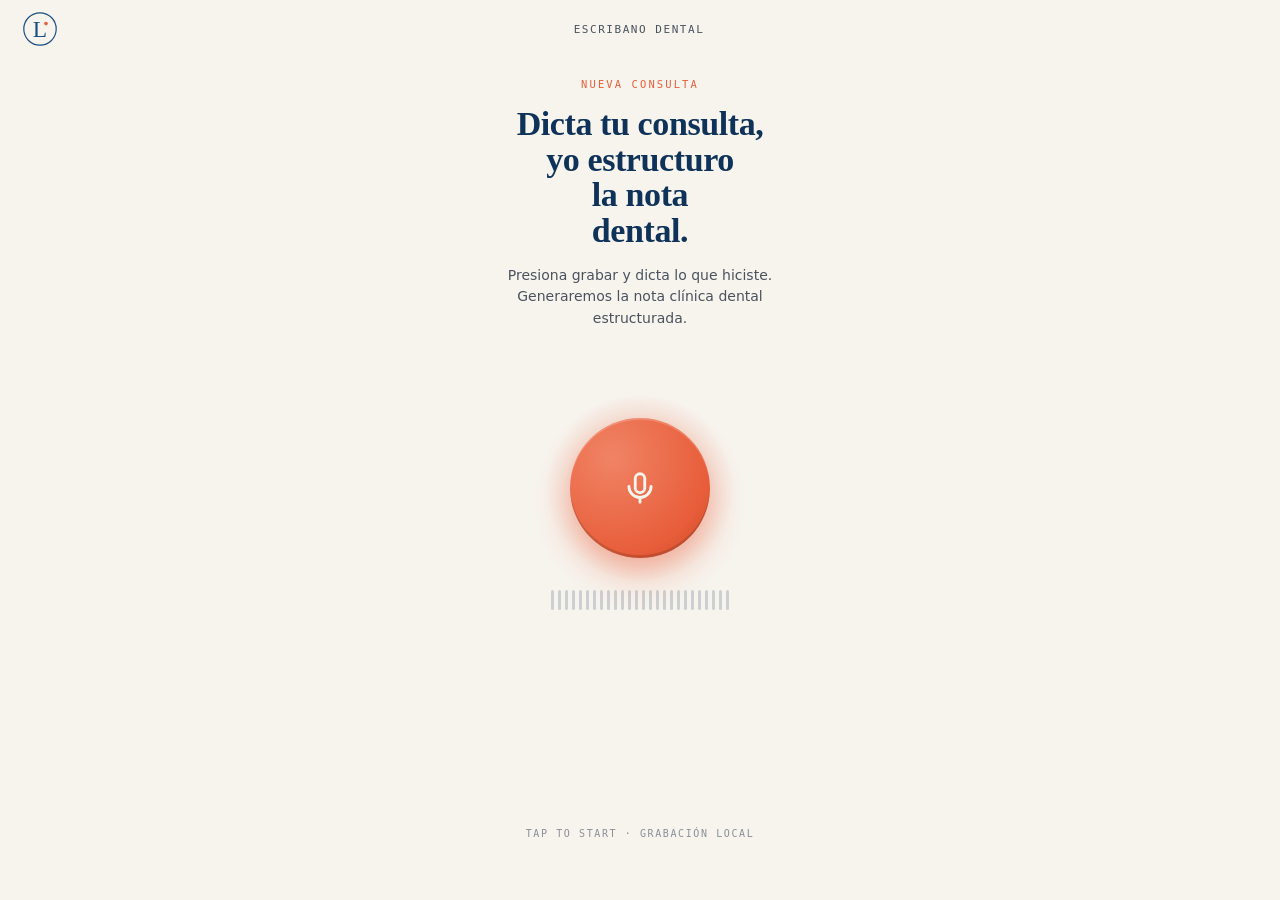
<file: docs/dental/index.html>
<!doctype html>
<html lang="es">
<head>
  <meta charset="utf-8"/>
  <meta http-equiv="Content-Security-Policy" content="default-src 'self'; script-src 'self' 'unsafe-inline' https://gc.zgo.at; style-src 'self' 'unsafe-inline' https://fonts.googleapis.com; font-src https://fonts.gstatic.com; connect-src 'self' https://pediatra-scribe-api.lucandres.workers.dev https://aiandylatam.goatcounter.com; img-src 'self' data: https://aiandylatam.goatcounter.com; media-src 'self' blob:; object-src 'none'; base-uri 'self'; form-action 'self';"/>
  <meta name="viewport" content="width=device-width,initial-scale=1,viewport-fit=cover"/>
  <meta name="theme-color" content="#F7F4EE"/>
  <meta name="apple-mobile-web-app-capable" content="yes"/>
  <meta name="apple-mobile-web-app-status-bar-style" content="default"/>
  <meta name="apple-mobile-web-app-title" content="Escribano Dental"/>
  <meta name="description" content="Dicta tu consulta y recibe la nota clínica dental al instante. Herramienta gratuita de Luciana."/>
  <title>Escribano Dental — Luciana</title>
  <link rel="manifest" href="manifest.json"/>
  <link rel="apple-touch-icon" href="../icons/icon-192.png"/>
  <link rel="preconnect" href="https://fonts.googleapis.com"/>
  <link rel="preconnect" href="https://fonts.gstatic.com" crossorigin/>
  <link href="https://fonts.googleapis.com/css2?family=DM+Serif+Display&family=DM+Sans:wght@400;500;600;700&family=JetBrains+Mono:wght@400;500&display=swap" rel="stylesheet"/>
  <!-- Analytics privacy-friendly (sin cookies) -->
  <script data-goatcounter="https://aiandylatam.goatcounter.com/count" async src="//gc.zgo.at/count.js"></script>
  <style>
    /* ─── BRAND TOKENS ─── */
    :root {
      --navy:        #1A4F82;
      --navy-deep:   #0F3259;
      --navy-darker: #0a223f;
      --coral:       #E85D3A;
      --coral-soft:  #F08465;
      --cream:       #F7F4EE;
      --cream-warm:  #EFE9DD;
      --cream-deep:  #E5DECF;
      --ink:         #1B1F26;
      --ink-soft:    #4A525E;
      --muted:       #8A8F99;
      --line:        rgba(15,50,89,0.10);
      --line-strong: rgba(15,50,89,0.18);
      --serif: 'DM Serif Display', Georgia, serif;
      --sans:  'DM Sans', system-ui, -apple-system, sans-serif;
      --mono:  'JetBrains Mono', ui-monospace, 'SFMono-Regular', monospace;
      --safe-top: env(safe-area-inset-top, 0px);
      --safe-bot: env(safe-area-inset-bottom, 0px);
      --btn-size: 140px;
    }
    *, *::before, *::after { box-sizing: border-box; -webkit-tap-highlight-color: transparent; margin: 0; padding: 0; }
    html, body { height: 100%; height: 100dvh; }
    body {
      font-family: var(--sans); color: var(--ink);
      background: var(--cream);
      -webkit-font-smoothing: antialiased;
      overflow: hidden;
    }
    button { font: inherit; color: inherit; border: none; cursor: pointer; background: none; }

    /* ─── APP SHELL ─── */
    #app {
      position: fixed; inset: 0;
      display: flex; flex-direction: column;
      background: var(--cream);
      padding-top: var(--safe-top);
      padding-bottom: var(--safe-bot);
    }
    .screen {
      position: absolute; inset: 0;
      display: flex; flex-direction: column;
      padding-top: calc(var(--safe-top) + 58px);
      padding-bottom: 8px;
      opacity: 0; pointer-events: none;
      transition: opacity .3s ease;
    }
    .screen.is-active { opacity: 1; pointer-events: auto; }

    /* ─── TOP BAR ─── */
    .topbar {
      position: absolute; top: var(--safe-top); left: 0; right: 0;
      height: 58px;
      display: flex; align-items: center; justify-content: space-between;
      padding: 0 22px;
      z-index: 10;
    }
    .brand-mark {
      width: 36px; height: 36px; flex-shrink: 0;
    }
    .brand-text {
      font-family: var(--mono); font-size: 11px;
      color: var(--ink-soft); letter-spacing: 0.14em;
    }
    .icon-btn {
      width: 38px; height: 38px; border-radius: 50%;
      background: rgba(15,50,89,0.06); color: var(--navy-deep);
      display: grid; place-items: center;
      transition: background .15s, transform .1s;
    }
    .icon-btn:active { transform: scale(0.93); background: rgba(15,50,89,0.12); }

    /* ─── EDITORIAL TYPOGRAPHY ─── */
    .eyebrow {
      font-family: var(--mono); font-size: 10.5px; letter-spacing: 0.2em;
      color: var(--coral); margin-bottom: 16px;
    }
    .eyebrow.muted { color: var(--ink-soft); }
    .display {
      font-family: var(--serif); font-size: 34px; line-height: 1.05;
      color: var(--navy-deep); letter-spacing: -0.012em;
    }
    .lede {
      font-family: var(--sans); font-size: 14px; line-height: 1.55;
      color: var(--ink-soft); margin-top: 16px; max-width: 300px;
      margin-left: auto; margin-right: auto;
    }

    /* ─── RECORD SCREEN ─── */
    .rec-head {
      padding: 20px 28px 0; text-align: center;
      min-height: 170px;
    }
    .rec-stage {
      flex: 1; position: relative;
      min-height: 290px;
    }

    /* Timer pill — always visible, fades in context */
    .timer-row {
      position: absolute; top: 8px; left: 50%;
      transform: translateX(-50%);
      display: inline-flex; align-items: center; gap: 10px;
      padding: 8px 16px; border-radius: 999px;
      background: rgba(15,50,89,0.06);
      transition: background .3s;
      white-space: nowrap;
    }
    body[data-rec="off"] .timer-row { opacity: 0; pointer-events: none; }
    body[data-rec="on"] .timer-row { background: rgba(232,93,58,0.10); }
    .timer-dot {
      width: 7px; height: 7px; border-radius: 50%;
      background: var(--muted); transition: background .3s;
    }
    body[data-rec="on"] .timer-dot {
      background: var(--coral);
      animation: dot-blink 1.1s ease-in-out infinite;
    }
    @keyframes dot-blink { 50% { opacity: 0.35; } }
    .timer-val {
      font-family: var(--mono); font-size: 13px; font-weight: 500;
      color: var(--navy-deep); letter-spacing: 0.05em;
      min-width: 44px; text-align: center;
      transition: color .3s;
    }
    body[data-rec="on"] .timer-val { color: var(--coral); }
    .timer-tag {
      font-family: var(--mono); font-size: 9.5px; letter-spacing: 0.16em;
      color: var(--muted); transition: color .3s;
    }
    body[data-rec="on"] .timer-tag { color: var(--coral); }

    /* Button group — fixed position, never reflows */
    .rec-btn-wrap {
      position: absolute; left: 50%; top: 80px;
      transform: translateX(-50%);
      width: calc(var(--btn-size) + 16px);
      height: calc(var(--btn-size) + 16px);
      display: grid; place-items: center;
      z-index: 2;
    }
    /* Ambient glow */
    .rec-glow {
      position: absolute; inset: -20px; border-radius: 50%;
      background: radial-gradient(circle, rgba(232,93,58,0.40) 0%, rgba(232,93,58,0) 68%);
      animation: breathe 3.2s ease-in-out infinite;
    }
    @keyframes breathe {
      0%,100% { transform: scale(0.92); opacity: 0.55; }
      50%      { transform: scale(1.10); opacity: 0.85; }
    }
    /* Halo rings */
    .halo {
      position: absolute; left: 50%; top: 50%;
      width: calc(var(--btn-size) * 1.55);
      height: calc(var(--btn-size) * 1.55);
      translate: -50% -50%;
      border-radius: 50%;
      border: 1.5px solid var(--coral); opacity: 0;
      animation: halo-emit 2.8s cubic-bezier(0.16,0.84,0.44,1) infinite;
      animation-play-state: paused;
    }
    body[data-rec="on"] .halo { animation-play-state: running; }
    .halo:nth-child(2) { animation-delay: 0.93s; }
    .halo:nth-child(3) { animation-delay: 1.86s; }
    @keyframes halo-emit {
      0%   { transform: scale(0.6); opacity: 0; border-width: 2.2px; }
      18%  { opacity: 0.55; }
      100% { transform: scale(2.2); opacity: 0; border-width: 0.6px; }
    }
    /* The button */
    .rec-btn {
      position: relative;
      width: var(--btn-size); height: var(--btn-size);
      border-radius: 50%; color: var(--cream);
      background: radial-gradient(circle at 30% 28%, #F08465 0%, #E85D3A 70%, #C84826 100%);
      box-shadow:
        0 14px 36px rgba(232,93,58,0.45),
        inset 0 -3px 0 rgba(0,0,0,0.14),
        inset 0 2px 0 rgba(255,255,255,0.18);
      transition: transform .35s cubic-bezier(.2,.8,.2,1), border-radius .35s cubic-bezier(.2,.8,.2,1);
      display: grid; place-items: center;
    }
    .rec-btn:active { transform: scale(0.96); }
    body[data-rec="on"] .rec-btn {
      border-radius: 30%;
      background: radial-gradient(circle at 30% 28%, #F08465 0%, #E85D3A 65%, #B83C1F 100%);
    }
    body[data-rec="paused"] .rec-btn {
      border-radius: 50%;
      background: radial-gradient(circle at 30% 28%, #6B90B8 0%, #1A4F82 70%, #0F3259 100%);
    }
    /* Icon cross-fade — 3 estados */
    .rec-icon {
      position: absolute; inset: 0;
      display: grid; place-items: center;
      transition: opacity .25s ease, transform .35s cubic-bezier(.2,.8,.2,1);
    }
    .rec-icon-mic   { opacity: 1; }
    .rec-icon-pause { opacity: 0; transform: scale(0.6); }
    .rec-icon-play  { opacity: 0; transform: scale(0.6); }

    body[data-rec="on"] .rec-icon-mic   { opacity: 0; transform: scale(0.7); }
    body[data-rec="on"] .rec-icon-pause { opacity: 1; transform: scale(1); }
    body[data-rec="on"] .rec-icon-play  { opacity: 0; transform: scale(0.6); }

    body[data-rec="paused"] .rec-icon-mic   { opacity: 0; transform: scale(0.7); }
    body[data-rec="paused"] .rec-icon-pause { opacity: 0; transform: scale(0.6); }
    body[data-rec="paused"] .rec-icon-play  { opacity: 1; transform: scale(1); }

    /* Botón Finalizar — en rec-foot, sin absoluto, sin layout shift */
    .btn-finalizar {
      display: inline-flex; align-items: center; gap: 8px;
      background: var(--navy-deep); color: var(--cream);
      font-family: var(--sans); font-size: 13px; font-weight: 600;
      padding: 11px 26px; border-radius: 999px;
      border: none; cursor: pointer;
      opacity: 0; pointer-events: none;
      transition: opacity .3s ease, background .3s ease;
      white-space: nowrap; margin-top: 10px;
    }
    body[data-rec="on"] .btn-finalizar,
    body[data-rec="paused"] .btn-finalizar {
      opacity: 1; pointer-events: auto;
    }
    body[data-rec="paused"] .btn-finalizar {
      background: var(--coral);
    }
    .stop-square {
      width: calc(var(--btn-size) * 0.32);
      height: calc(var(--btn-size) * 0.32);
      border-radius: calc(var(--btn-size) * 0.08);
      background: var(--cream);
    }

    /* Waveform */
    .wave {
      position: absolute; left: 50%; top: calc(80px + var(--btn-size) + 28px);
      transform: translateX(-50%);
      display: flex; align-items: center; gap: 4px;
      height: 44px; justify-content: center;
      opacity: 0.18; transition: opacity .5s ease;
      pointer-events: none;
    }
    body[data-rec="on"] .wave { opacity: 1; }
    .wave .bar {
      width: 3px; height: 20px;
      background: var(--navy-deep); border-radius: 2px;
      transform-origin: center;
      animation: wave-bar 1.2s ease-in-out infinite;
    }
    body[data-rec="on"] .wave .bar { background: var(--coral); }
    @keyframes wave-bar { 0%,100% { transform: scaleY(0.25); } 50% { transform: scaleY(1); } }

    /* Footer hint */
    .rec-foot { padding: 0 28px 6px; text-align: center; }
    .hint { font-family: var(--mono); font-size: 10px; color: var(--muted); letter-spacing: 0.16em; }

    /* ─── PROCESSING SCREEN ─── */
    .proc-head { padding: 20px 28px 0; text-align: center; }
    .proc-list { padding: 32px 28px 0; flex: 1; max-width: 360px; margin: 0 auto; width: 100%; }
    .proc-step {
      display: flex; align-items: center; gap: 16px;
      padding: 18px 0; border-bottom: 1px solid var(--line);
      opacity: 0.35; transition: opacity .35s ease;
    }
    .proc-step.is-active, .proc-step.is-done { opacity: 1; }
    .proc-step .ind { width: 26px; height: 26px; flex-shrink: 0; position: relative; }
    .proc-step .ring-idle, .proc-step .ring-active, .proc-step .check {
      position: absolute; inset: 2px; opacity: 0; transition: opacity .25s;
    }
    .proc-step .ring-idle  { border: 2px solid var(--line-strong); border-radius: 50%; opacity: 1; }
    .proc-step.is-active .ring-idle  { opacity: 0; }
    .proc-step.is-active .ring-active { opacity: 1; }
    .proc-step.is-done .ring-idle     { opacity: 0; }
    .proc-step.is-done .check         { opacity: 1; }
    .proc-step .ring-active {
      border: 2px solid var(--navy); border-top-color: transparent;
      border-radius: 50%; animation: spin .8s linear infinite;
    }
    @keyframes spin { to { transform: rotate(360deg); } }
    .proc-step .label {
      font-family: var(--sans); font-size: 16px; font-weight: 500; color: var(--ink-soft);
    }
    .proc-step.is-active .label, .proc-step.is-done .label { color: var(--ink); font-weight: 600; }

    /* ─── RESULT SCREEN ─── */
    .result-nav {
      display: flex; align-items: center; justify-content: space-between;
      padding: 4px 22px 12px;
    }
    .result-date {
      font-family: var(--mono); font-size: 10px; color: var(--muted);
      letter-spacing: 0.1em;
    }
    .result-head { padding: 4px 28px 16px; }
    .patient-name {
      font-family: var(--serif); font-size: 28px; line-height: 1.08;
      color: var(--navy-deep); letter-spacing: -0.01em;
    }
    .patient-meta {
      display: flex; gap: 10px; margin-top: 6px; flex-wrap: wrap;
      font-family: var(--mono); font-size: 11px; color: var(--ink-soft);
      letter-spacing: 0.05em;
    }
    .patient-meta .sep { color: var(--line-strong); }

    .body-scroll {
      flex: 1; overflow-y: auto; padding: 8px 28px 20px;
      scrollbar-width: none;
    }
    .body-scroll::-webkit-scrollbar { display: none; }

    /* SOAP sections */
    .soap-section {
      padding: 18px 0; border-bottom: 1px solid var(--line);
      opacity: 0; transform: translateY(20px);
      transition: opacity .55s cubic-bezier(.2,.7,.2,1), transform .55s cubic-bezier(.2,.7,.2,1);
    }
    .soap-section.is-visible { opacity: 1; transform: translateY(0); }
    .soap-section:last-of-type { border-bottom: none; }
    .soap-marker { display: flex; align-items: baseline; gap: 14px; margin-bottom: 10px; }
    .soap-letter {
      font-family: var(--serif); font-size: 28px; line-height: 1;
      color: var(--coral); letter-spacing: -0.01em;
    }
    .soap-label {
      font-family: var(--mono); font-size: 10px; letter-spacing: 0.16em;
      color: var(--ink-soft); text-transform: uppercase; margin-bottom: 3px;
    }
    .soap-summary {
      font-family: var(--serif); font-size: 17px; line-height: 1.3;
      color: var(--navy-deep); letter-spacing: -0.005em;
    }
    .soap-body { padding-left: 42px; }
    .soap-body p {
      font-family: var(--sans); font-size: 14.5px; line-height: 1.6;
      color: var(--ink); margin: 0 0 10px;
    }
    .soap-body .nc { color: var(--muted); font-style: italic; }
    body.is-editing .soap-body p {
      background: rgba(232,93,58,0.06); padding: 7px 10px;
      border-radius: 6px; border-left: 2px solid var(--coral);
    }

    /* CTA footnote */
    .cta {
      display: flex; flex-direction: column; gap: 3px;
      margin: 24px 0 8px; padding: 14px 0 0;
      border-top: 1px solid var(--line);
      text-decoration: none; color: var(--ink);
      opacity: 0; transform: translateY(20px);
      transition: opacity .55s cubic-bezier(.2,.7,.2,1), transform .55s cubic-bezier(.2,.7,.2,1);
    }
    .cta.is-visible { opacity: 1; transform: translateY(0); }
    .cta-eyebrow {
      font-family: var(--mono); font-size: 9px; color: var(--muted);
      letter-spacing: 0.18em;
    }
    .cta h3 {
      font-family: var(--sans); font-size: 13px; line-height: 1.4;
      font-weight: 500; color: var(--ink);
    }
    .cta-link {
      display: inline-flex; align-items: center; gap: 5px;
      font-family: var(--mono); font-size: 11px; font-weight: 500;
      color: var(--navy); letter-spacing: 0.04em;
      margin-top: 1px; transition: color .2s;
    }
    .cta:hover .cta-link { color: var(--coral); }

    /* Actions bar */
    .actions {
      display: flex; gap: 10px;
      padding: 14px 22px calc(16px + var(--safe-bot));
      border-top: 1px solid var(--line);
      background: var(--cream);
    }
    .btn {
      flex: 1; height: 50px; border-radius: 14px;
      font-family: var(--sans); font-size: 14px; font-weight: 600;
      display: flex; align-items: center; justify-content: center; gap: 8px;
      transition: transform .1s, opacity .15s;
    }
    .btn:active { transform: scale(0.97); }
    .btn-ghost {
      background: transparent; color: var(--navy-deep);
      box-shadow: inset 0 0 0 1.5px var(--line-strong);
    }
    .btn-primary {
      background: var(--coral); color: var(--cream);
      box-shadow: 0 6px 18px rgba(232,93,58,0.32);
    }
    .btn.copied { background: #16a34a; color: white; box-shadow: none; }

    /* Toast */
    .toast {
      position: fixed; left: 50%; bottom: calc(80px + var(--safe-bot));
      transform: translateX(-50%) translateY(8px);
      background: rgba(15,34,63,0.92); color: var(--cream);
      padding: 12px 20px; border-radius: 16px;
      font-family: var(--sans); font-size: 13px; font-weight: 500;
      box-shadow: 0 10px 30px rgba(0,0,0,0.18);
      opacity: 0; pointer-events: none; z-index: 100;
      transition: opacity .25s ease, transform .25s ease;
      width: calc(100vw - 48px); max-width: 340px;
      text-align: center; line-height: 1.45;
    }
    .toast.is-visible { opacity: 1; transform: translateX(-50%) translateY(0); }

    /* ─── PRINT / PDF ─── */
    @media print {
      @page {
        size: A4;
        margin: 20mm 18mm;
      }

      /* Ocultar todo excepto el contenido de la nota */
      body { background: white !important; overflow: visible !important; }
      #app { position: static !important; overflow: visible !important; }
      .screen { position: static !important; opacity: 1 !important; pointer-events: auto !important; display: none !important; }
      .screen[data-screen="result"] { display: flex !important; flex-direction: column !important; padding: 0 !important; }
      .topbar, .actions, .toast, [data-screen="record"], [data-screen="processing"] { display: none !important; }

      /* Header de impresión */
      #print-header { display: block !important; }

      /* Contenido */
      .result-head { padding: 0 0 12px !important; border-bottom: 1.5px solid #1A4F82; margin-bottom: 4px; }
      .patient-name { font-size: 22px !important; }
      .body-scroll {
        overflow: visible !important; flex: none !important;
        padding: 0 !important; height: auto !important;
      }
      .soap-section {
        opacity: 1 !important; transform: none !important;
        page-break-inside: avoid;
        padding: 14px 0 !important;
      }
      .soap-letter { font-size: 22px !important; }
      .soap-summary { font-size: 15px !important; }
      .soap-body p { font-size: 13px !important; margin-bottom: 6px !important; }
      .soap-body .nc { color: #aaa !important; }
      .cta { display: none !important; }
      details { display: none !important; }

      /* Footer de impresión */
      #print-footer { display: block !important; }
    }

    /* Elementos solo visibles en impresión */
    #print-header, #print-footer { display: none; }
  </style>
</head>
<body data-rec="off">
<div id="app">

  <!-- ════ RECORD ════ -->
  <section class="screen is-active" data-screen="record">
    <header class="topbar">
      <a href="https://lucianaia.com/" target="_blank" rel="noopener" aria-label="Luciana" style="display:flex;align-items:center;">
        <svg class="brand-mark" viewBox="0 0 120 120" aria-hidden="true">
          <circle cx="60" cy="60" r="54" fill="none" stroke="#1A4F82" stroke-width="4"/>
          <text x="60" y="86" text-anchor="middle" font-family="'DM Serif Display',Georgia,serif" font-size="78" fill="#1A4F82">L</text>
          <circle cx="80" cy="42" r="6" fill="#E85D3A"/>
        </svg>
      </a>
      <div class="brand-text">ESCRIBANO DENTAL</div>
      <div style="width:38px;height:38px"></div>
    </header>

    <div class="rec-head">
      <div class="eyebrow" id="rec-eyebrow">NUEVA CONSULTA</div>
      <h1 class="display" id="rec-title">Dicta tu consulta,<br/>yo estructuro<br/>la nota<br/>dental.</h1>
      <p class="lede" id="rec-lede">Presiona grabar y dicta lo que hiciste. Generaremos la nota clínica dental estructurada.</p>
    </div>

    <div class="rec-stage">
      <div class="timer-row">
        <span class="timer-dot"></span>
        <span class="timer-val" id="rec-timer">00:00</span>
        <span class="timer-tag" id="rec-tag">LISTO</span>
      </div>

      <div class="rec-btn-wrap">
        <span class="halo"></span>
        <span class="halo"></span>
        <span class="halo"></span>
        <span class="rec-glow" aria-hidden="true"></span>
        <button class="rec-btn" id="btn-record" aria-label="Grabar consulta">
          <span class="rec-icon rec-icon-mic">
            <svg width="38" height="38" viewBox="0 0 24 24" fill="none" stroke="currentColor" stroke-width="1.8" stroke-linecap="round"><rect x="9" y="3" width="6" height="12" rx="3"/><path d="M5 11a7 7 0 0 0 14 0M12 18v3"/></svg>
          </span>
          <span class="rec-icon rec-icon-pause">
            <svg width="32" height="32" viewBox="0 0 24 24" fill="currentColor"><rect x="6" y="5" width="4" height="14" rx="1.5"/><rect x="14" y="5" width="4" height="14" rx="1.5"/></svg>
          </span>
          <span class="rec-icon rec-icon-play">
            <svg width="32" height="32" viewBox="0 0 24 24" fill="currentColor"><path d="M8 5.14v14l11-7-11-7z"/></svg>
          </span>
        </button>
      </div>

      <div class="wave" id="wave" aria-hidden="true"></div>
    </div>

    <div class="rec-foot" style="display:flex;flex-direction:column;align-items:center;position:relative;z-index:10;">
      <div class="hint" id="rec-hint">TAP TO START · GRABACIÓN LOCAL</div>
      <button class="btn-finalizar" id="btn-finalizar">
        Finalizar consulta
        <svg width="13" height="13" viewBox="0 0 24 24" fill="none" stroke="currentColor" stroke-width="2.2" stroke-linecap="round"><path d="M5 12h14M13 5l7 7-7 7"/></svg>
      </button>
    </div>
  </section>

  <!-- ════ PROCESSING ════ -->
  <section class="screen" data-screen="processing">
    <header class="topbar">
      <a href="https://lucianaia.com/" target="_blank" rel="noopener" style="display:flex;align-items:center;">
        <svg class="brand-mark" viewBox="0 0 120 120">
          <circle cx="60" cy="60" r="54" fill="none" stroke="#1A4F82" stroke-width="4"/>
          <text x="60" y="86" text-anchor="middle" font-family="'DM Serif Display',Georgia,serif" font-size="78" fill="#1A4F82">L</text>
          <circle cx="80" cy="42" r="6" fill="#E85D3A"/>
        </svg>
      </a>
      <div class="brand-text">PROCESANDO</div>
      <div style="width:38px"></div>
    </header>

    <div class="proc-head" style="padding-top:28px;">
      <div class="eyebrow muted" id="proc-eyebrow">PROCESANDO · 00:00</div>
      <h1 class="display">Escribiendo<br/>tu nota.</h1>
    </div>

    <div class="proc-list">
      <div class="proc-step" data-step="0">
        <div class="ind">
          <div class="ring-idle"></div>
          <div class="ring-active"></div>
          <svg class="check" width="24" height="24" viewBox="0 0 24 24" fill="none" stroke="var(--coral)" stroke-width="2" stroke-linecap="round"><circle cx="12" cy="12" r="10"/><path d="M7 12l3 3 7-7"/></svg>
        </div>
        <div class="label">Transcribiendo audio</div>
      </div>
      <div class="proc-step" data-step="1">
        <div class="ind">
          <div class="ring-idle"></div>
          <div class="ring-active"></div>
          <svg class="check" width="24" height="24" viewBox="0 0 24 24" fill="none" stroke="var(--coral)" stroke-width="2" stroke-linecap="round"><circle cx="12" cy="12" r="10"/><path d="M7 12l3 3 7-7"/></svg>
        </div>
        <div class="label">Analizando procedimiento clínico</div>
      </div>
      <div class="proc-step" data-step="2">
        <div class="ind">
          <div class="ring-idle"></div>
          <div class="ring-active"></div>
          <svg class="check" width="24" height="24" viewBox="0 0 24 24" fill="none" stroke="var(--coral)" stroke-width="2" stroke-linecap="round"><circle cx="12" cy="12" r="10"/><path d="M7 12l3 3 7-7"/></svg>
        </div>
        <div class="label">Estructurando nota dental</div>
      </div>
    </div>
  </section>

  <!-- ════ RESULT ════ -->
  <section class="screen" data-screen="result">
    <header class="topbar">
      <a href="https://lucianaia.com/" target="_blank" rel="noopener" style="display:flex;align-items:center;">
        <svg class="brand-mark" viewBox="0 0 120 120">
          <circle cx="60" cy="60" r="54" fill="none" stroke="#1A4F82" stroke-width="4"/>
          <text x="60" y="86" text-anchor="middle" font-family="'DM Serif Display',Georgia,serif" font-size="78" fill="#1A4F82">L</text>
          <circle cx="80" cy="42" r="6" fill="#E85D3A"/>
        </svg>
      </a>
      <div class="brand-text" id="result-date-label">NOTA SOAP</div>
      <button class="icon-btn" id="btn-edit" aria-label="Editar">
        <svg width="15" height="15" viewBox="0 0 24 24" fill="none" stroke="currentColor" stroke-width="1.8" stroke-linecap="round"><path d="M12 20h9M16.5 3.5a2.121 2.121 0 1 1 3 3L7 19l-4 1 1-4z"/></svg>
      </button>
    </header>

    <!-- Header solo visible al imprimir -->
    <div id="print-header" style="margin-bottom:16px;">
      <div style="display:flex;align-items:center;justify-content:space-between;padding-bottom:10px;border-bottom:2px solid #1A4F82;margin-bottom:14px;">
        <div>
          <div style="font-family:'DM Serif Display',Georgia,serif;font-size:20px;color:#0F3259;letter-spacing:-0.01em;">Escribano Dental</div>
        </div>
        <div style="font-family:'JetBrains Mono',monospace;font-size:10px;color:#8A8F99;letter-spacing:0.08em;" id="print-date"></div>
      </div>
      <div style="font-family:'JetBrains Mono',monospace;font-size:9px;color:#8A8F99;letter-spacing:0.18em;margin-bottom:6px;">NOTA DE CONSULTA DENTAL</div>
    </div>

    <div class="result-head">
      <h1 class="patient-name" id="res-nombre">—</h1>
      <div class="patient-meta" id="res-meta"></div>
    </div>

    <div class="body-scroll" id="body-scroll"></div>

    <!-- Footer solo visible al imprimir -->
    <div id="print-footer" style="margin-top:20px;padding-top:10px;border-top:1px solid rgba(15,50,89,0.12);display:flex;justify-content:space-between;align-items:center;">
      <div style="font-family:'JetBrains Mono',monospace;font-size:8px;color:#aaa;letter-spacing:0.1em;">
        Generado con Escribano Dental · lucianaia.com<br/>
        Este documento es un apoyo clínico. No sustituye el expediente oficial.
      </div>
      <div style="font-family:'DM Serif Display',serif;font-size:13px;color:#1A4F82;">
        L<span style="display:inline-block;width:4px;height:4px;border-radius:50%;background:#E85D3A;vertical-align:super;margin-left:1px;"></span>
      </div>
    </div>

    <div class="actions">
      <button class="btn btn-ghost" id="btn-back">
        <svg width="16" height="16" viewBox="0 0 24 24" fill="none" stroke="currentColor" stroke-width="2" stroke-linecap="round"><path d="M15 18l-6-6 6-6"/></svg>
        Nueva
      </button>
      <button class="btn btn-ghost" id="btn-copy">
        <svg width="15" height="15" viewBox="0 0 24 24" fill="none" stroke="currentColor" stroke-width="1.8" stroke-linecap="round" stroke-linejoin="round"><rect x="9" y="9" width="13" height="13" rx="2"/><path d="M5 15V5a2 2 0 0 1 2-2h10"/></svg>
        <span id="btn-copy-label">Copiar</span>
      </button>
      <button class="btn btn-ghost" id="btn-word" style="flex:1.2;">
        <svg width="15" height="15" viewBox="0 0 24 24" fill="none" stroke="currentColor" stroke-width="1.8" stroke-linecap="round" stroke-linejoin="round"><path d="M14 2H6a2 2 0 0 0-2 2v16a2 2 0 0 0 2 2h12a2 2 0 0 0 2-2V8z"/><polyline points="14 2 14 8 20 8"/><line x1="16" y1="13" x2="8" y2="13"/><line x1="16" y1="17" x2="8" y2="17"/><polyline points="10 9 9 9 8 9"/></svg>
        Word
      </button>
      <button class="btn btn-primary" id="btn-pdf">
        <svg width="15" height="15" viewBox="0 0 24 24" fill="none" stroke="currentColor" stroke-width="1.8" stroke-linecap="round" stroke-linejoin="round"><path d="M12 3v12m0 0l-4-4m4 4l4-4M5 21h14"/></svg>
        PDF
      </button>
    </div>
  </section>

  <div class="toast" id="toast"></div>
</div>

<script>
// ─── CONFIG ───────────────────────────────────────────────────────────────────
const WORKER_URL = "https://pediatra-scribe-api.lucandres.workers.dev";
const TIPO = "dental";
const MAX_MINUTES = 60;
const WARN_MINUTES = 55;

// ─── STATE ────────────────────────────────────────────────────────────────────
const state = {
  recording: false,
  elapsed: 0,
  timerId: null,
  mediaRecorder: null,
  audioChunks: [],
  audioBlob: null,
  audioCtx: null,
  analyser: null,
  vizRAF: null,
  notaJson: null,
  transcripcion: "",
  editing: false,
};

// ─── HELPERS ──────────────────────────────────────────────────────────────────
const $ = id => document.getElementById(id);
const $$ = s => Array.from(document.querySelectorAll(s));
const fmt = s => `${String(Math.floor(s/60)).padStart(2,'0')}:${String(s%60).padStart(2,'0')}`;

// Escapa HTML para prevenir XSS en valores que vienen del LLM/transcripción.
const esc = s => {
  if (s === null || s === undefined) return '';
  return String(s)
    .replace(/&/g, '&amp;')
    .replace(/</g, '&lt;')
    .replace(/>/g, '&gt;')
    .replace(/"/g, '&quot;')
    .replace(/'/g, '&#39;');
};

const showScreen = name => {
  $$('.screen').forEach(el => el.classList.toggle('is-active', el.dataset.screen === name));
};

const showToast = msg => {
  const t = $('toast');
  t.textContent = msg;
  t.classList.add('is-visible');
  clearTimeout(t._tid);
  t._tid = setTimeout(() => t.classList.remove('is-visible'), 2200);
};

const showError = msg => showToast('⚠️ ' + msg);

// ─── WAVEFORM ─────────────────────────────────────────────────────────────────
const waveEl = $('wave');
for (let i = 0; i < 26; i++) {
  const b = document.createElement('span');
  b.className = 'bar';
  b.style.animationDelay = `${(i * 0.06).toFixed(2)}s`;
  b.style.animationDuration = `${(0.9 + (i % 5) * 0.12).toFixed(2)}s`;
  waveEl.appendChild(b);
}

// ─── RECORDING UI STATE ───────────────────────────────────────────────────────
const setRecUI = on => {
  document.body.dataset.rec = on ? 'on' : 'off';
  const title = $('rec-title');
  const lede  = $('rec-lede');
  const hint  = $('rec-hint');
  const tag   = $('rec-tag');
  if (on) {
    title.innerHTML = 'Escuchando<br/>cada palabra.';
    lede.textContent = 'El dictado se transcribe en servidores externos (EE.UU.) y no se almacena en nuestros sistemas.';
    hint.textContent = 'TOCA PARA PAUSAR';
    tag.textContent = 'GRABANDO';
  } else {
    title.innerHTML = 'Dicta tu consulta,<br/>yo estructuro<br/>la nota<br/>dental.';
    lede.textContent = 'Presiona grabar y dicta lo que hiciste. Generaremos la nota clínica dental estructurada.';
    hint.textContent = 'TAP TO START · GRABACIÓN LOCAL';
    tag.textContent = 'LISTO';
  }
};

// ─── TIMER ────────────────────────────────────────────────────────────────────
const startTimer = () => {
  state.timerId = setInterval(() => {
    state.elapsed++;
    $('rec-timer').textContent = fmt(state.elapsed);
    if (state.elapsed >= WARN_MINUTES * 60) {
      $('rec-tag').textContent = 'CERRANDO';
    }
    if (state.elapsed >= MAX_MINUTES * 60) {
      showToast(`Grabación detenida al llegar a ${MAX_MINUTES} min`);
      stopRecording();
    }
  }, 1000);
};
const stopTimer = () => { clearInterval(state.timerId); state.timerId = null; };

// ─── AUDIO VISUALIZER ─────────────────────────────────────────────────────────
const startViz = stream => {
  try {
    state.audioCtx = new (window.AudioContext || window.webkitAudioContext)();
    const src = state.audioCtx.createMediaStreamSource(stream);
    state.analyser = state.audioCtx.createAnalyser();
    state.analyser.fftSize = 64;
    src.connect(state.analyser);
    const bars = waveEl.querySelectorAll('.bar');
    const data = new Uint8Array(state.analyser.frequencyBinCount);
    const draw = () => {
      state.vizRAF = requestAnimationFrame(draw);
      state.analyser.getByteFrequencyData(data);
      bars.forEach((b, i) => {
        const v = data[Math.floor(i / bars.length * data.length)] || 0;
        b.style.height = `${Math.max(3, Math.round(v / 255 * 36))}px`;
      });
    };
    draw();
  } catch(e) { /* AudioContext not critical */ }
};

const stopViz = () => {
  cancelAnimationFrame(state.vizRAF);
  if (state.audioCtx) { state.audioCtx.close().catch(()=>{}); state.audioCtx = null; }
};

// ─── MEDIA RECORDER ───────────────────────────────────────────────────────────
const getBestMime = () =>
  ['audio/webm;codecs=opus','audio/ogg;codecs=opus','audio/webm','audio/mp4']
  .find(t => MediaRecorder.isTypeSupported(t)) || '';

const startRecording = async () => {
  let stream;
  try {
    stream = await navigator.mediaDevices.getUserMedia({
      audio: { channelCount:1, sampleRate:16000, echoCancellation:true, noiseSuppression:true }
    });
  } catch(err) {
    showError(err.name === 'NotAllowedError'
      ? 'Permiso de micrófono denegado'
      : 'No se pudo acceder al micrófono');
    return;
  }

  const mime = getBestMime();
  const opts = { audioBitsPerSecond: 16000 };
  if (mime) opts.mimeType = mime;
  try { state.mediaRecorder = new MediaRecorder(stream, opts); }
  catch { state.mediaRecorder = new MediaRecorder(stream); }

  state.audioChunks = [];
  state.mediaRecorder.ondataavailable = e => { if (e.data.size > 0) state.audioChunks.push(e.data); };
  state.mediaRecorder.onstop = onRecordingStop;
  state.mediaRecorder.start(1000);
  state.recording = true;

  setRecUI(true);
  startTimer();
  startViz(stream);

  // Update eyebrow with date
  const now = new Date();
  $('rec-eyebrow').textContent = `GRABANDO · ${now.toLocaleDateString('es-MX',{day:'2-digit',month:'short',year:'numeric'}).toUpperCase()}`;
};

const stopRecording = () => {
  if (!state.mediaRecorder) return;
  if (state.mediaRecorder.state === 'inactive') return;
  state.mediaRecorder.stop();
  state.mediaRecorder.stream.getTracks().forEach(t => t.stop());
  state.recording = false;
  stopTimer();
  stopViz();
};

const onRecordingStop = () => {
  const mime = state.mediaRecorder?.mimeType || 'audio/webm';
  state.audioBlob = new Blob(state.audioChunks, { type: mime });
  setRecUI(false);

  // Transition to processing
  $('proc-eyebrow').textContent = `PROCESANDO · ${fmt(state.elapsed)}`;
  showScreen('processing');
  processAudio();
};

// ─── BTN RECORD — graba / pausa / reanuda ────────────────────────────────────
$('btn-record').addEventListener('click', () => {
  if (!state.recording && document.body.dataset.rec === 'off') {
    startRecording();
  } else if (state.recording && document.body.dataset.rec === 'on') {
    pauseRecording();
  } else if (document.body.dataset.rec === 'paused') {
    resumeRecording();
  }
});

// ─── BTN FINALIZAR ────────────────────────────────────────────────────────────
$('btn-finalizar').addEventListener('click', () => stopRecording());

const pauseRecording = () => {
  if (!state.mediaRecorder) return;
  state.mediaRecorder.pause();
  stopTimer();
  stopViz();
  document.body.dataset.rec = 'paused';
  $('rec-title').innerHTML = 'Pausada.';
  $('rec-lede').textContent = 'Toca para reanudar — o finaliza para generar la nota.';
  $('rec-hint').textContent = 'TOCA PARA REANUDAR';
  $('rec-tag').textContent = 'PAUSADA';
};

const resumeRecording = () => {
  if (!state.mediaRecorder) return;
  state.mediaRecorder.resume();
  document.body.dataset.rec = 'on';
  $('rec-title').innerHTML = 'Escuchando<br/>cada palabra.';
  $('rec-lede').textContent = 'El dictado se transcribe en servidores externos (EE.UU.) y no se almacena en nuestros sistemas.';
  $('rec-hint').textContent = 'TOCA PARA PAUSAR';
  $('rec-tag').textContent = 'GRABANDO';
  // Reiniciar timer y visualizador (usa mismo state.timerId para que stopTimer lo limpie)
  startTimer();
  if (state.mediaRecorder?.stream) startViz(state.mediaRecorder.stream);
};

// ─── PROCESSING — Real API call ───────────────────────────────────────────────
const runProcessingUI = (realDone) => {
  const steps = $$('.proc-step');
  steps.forEach(s => s.classList.remove('is-active','is-done'));
  steps[0].classList.add('is-active');

  // Animate steps visually while waiting for real API
  let i = 0;
  const tick = () => {
    steps[i].classList.remove('is-active');
    steps[i].classList.add('is-done');
    i++;
    if (i < steps.length) {
      steps[i].classList.add('is-active');
    }
  };
  // Step 1 after ~3s, step 2 after the API responds
  const t1 = setTimeout(() => tick(), 3000);
  const t2 = setTimeout(() => { if (i < steps.length) tick(); }, 8000);

  // When API finishes, mark all done and show result
  realDone.then(nota => {
    clearTimeout(t1); clearTimeout(t2);
    steps.forEach(s => { s.classList.remove('is-active'); s.classList.add('is-done'); });
    state.notaJson = nota;
    setTimeout(() => {
      renderResult(nota);
      showScreen('result');
    }, 500);
  }).catch(err => {
    clearTimeout(t1); clearTimeout(t2);
    showScreen('record');
    showError(err.message || 'Error al procesar. Intenta de nuevo.');
  });
};

const processAudio = async () => {
  if (!state.audioBlob) { showError('No hay audio grabado.'); return; }

  const realDoneResolver = {};
  const realDone = new Promise((res, rej) => {
    realDoneResolver.resolve = res;
    realDoneResolver.reject = rej;
  });

  runProcessingUI(realDone);

  const form = new FormData();
  form.append('audio', state.audioBlob, 'consulta.webm');
  form.append('tipo', TIPO);

  let data;
  try {
    const res = await fetch(WORKER_URL, { method:'POST', body:form });
    data = await res.json();
  } catch {
    realDoneResolver.reject(new Error('No se pudo conectar al servidor.'));
    return;
  }

  if (!data.ok) {
    realDoneResolver.reject(new Error(data.error || 'Error en el servidor.'));
    return;
  }

  state.transcripcion = data.transcripcion || '';

  // Parse SOAP JSON
  let nota = tryJSON(data.soap);
  if (!nota) {
    const s = (data.soap||'').replace(/^[\s\S]*?```(?:json)?\s*/i,'').replace(/\s*```[\s\S]*$/i,'').trim();
    nota = tryJSON(s);
  }
  if (!nota) {
    const f = (data.soap||'').indexOf('{'), l = (data.soap||'').lastIndexOf('}');
    if (f !== -1 && l > f) nota = tryJSON((data.soap||'').slice(f, l+1));
  }
  if (!nota) {
    realDoneResolver.reject(new Error('La nota generada no tiene formato válido.'));
    return;
  }

  realDoneResolver.resolve(nota);
};

const tryJSON = s => { try { return s ? JSON.parse(s.trim()) : null; } catch { return null; } };

// ─── RENDER RESULT — DENTAL ──────────────────────────────────────────────────
const nc = v => (v !== null && v !== undefined && v !== '' && v !== 'No consignado') ? v : null;

const campo = (label, val) => val
  ? `<p><strong style="font-size:10px;letter-spacing:.08em;color:var(--ink-soft);font-family:var(--mono);text-transform:uppercase;">${esc(label)}</strong><br/>${esc(val)}</p>`
  : `<p class="nc">${esc(label)}: No consignado</p>`;

// El parámetro `contenido` ya viene escapado (lo construyó campo() o el bloque receta)
const seccion = (letra, titulo, contenido) => `
  <section class="soap-section">
    <div class="soap-marker">
      <div class="soap-letter" style="font-size:${letra.length>1?'16px':'28px'}">${esc(letra)}</div>
      <div>
        <div class="soap-label">${esc(titulo)}</div>
        <div class="soap-summary">${esc(titulo)}</div>
      </div>
    </div>
    <div class="soap-body">${contenido}</div>
  </section>`;

const renderResult = nota => {
  $('res-nombre').textContent = nc(nota.paciente) || 'Paciente';
  const meta = [nc(nota.piezas_tratadas) ? `Piezas: ${nc(nota.piezas_tratadas)}` : null,
                nc(nota.diagnostico)].filter(Boolean);
  $('res-meta').innerHTML = meta.map((m,i) => i < meta.length-1
    ? `<span>${esc(m)}</span><span class="sep">·</span>` : `<span>${esc(m)}</span>`).join('');
  $('result-date-label').textContent = `NOTA DENTAL · ${new Date().toLocaleDateString('es-MX',{day:'2-digit',month:'short',year:'numeric'}).toUpperCase()}`;

  const scroll = $('body-scroll');

  const secciones = [
    seccion('Hx', 'HISTORIA', [
      campo('Motivo de consulta', nc(nota.motivo_consulta)),
      campo('Antecedentes relevantes', nc(nota.antecedentes_relevantes)),
      campo('Radiografías tomadas', nc(nota.rx_tomadas)),
    ].join('')),
    seccion('Dx', 'DIAGNÓSTICO', [
      campo('Diagnóstico', nc(nota.diagnostico)),
      campo('Hallazgos clínicos', nc(nota.hallazgos_clinicos)),
      campo('Piezas tratadas', nc(nota.piezas_tratadas)),
    ].join('')),
    seccion('Tx', 'PROCEDIMIENTO', [
      campo('Anestesia', nc(nota.anestesia)),
      campo('Procedimiento realizado', nc(nota.procedimiento_realizado)),
      campo('Materiales utilizados', nc(nota.materiales_utilizados)),
    ].join('')),
    seccion('Rx', 'INDICACIONES Y PLAN', [
      campo('Indicaciones post-op', nc(nota.indicaciones_post_op)),
      campo('Tratamiento pendiente', nc(nota.tratamiento_pendiente)),
      campo('Próxima cita', nc(nota.proxima_cita)),
    ].join('')),
  ];

  // Receta — validar que sea array (response_format JSON no garantiza la estructura)
  if (Array.isArray(nota.receta) && nota.receta.length > 0) {
    const items = nota.receta.map(r => {
      if (!r || typeof r !== 'object') return '';
      const partes = [r.medicamento, r.dosis, r.frecuencia, r.duracion, r.indicacion_especial].filter(Boolean).join(' · ');
      return partes ? `<p>${esc(partes)}</p>` : '';
    }).join('');
    if (items) secciones.push(seccion('💊', 'RECETA', items));
  }

  scroll.innerHTML = secciones.join('');

  // Transcripción colapsable
  if (state.transcripcion) {
    scroll.innerHTML += `
      <details style="padding:18px 0;border-top:1px solid var(--line)">
        <summary style="cursor:pointer;font-family:var(--mono);font-size:10px;letter-spacing:.12em;color:var(--muted);list-style:none;">
          VER TRANSCRIPCIÓN COMPLETA
        </summary>
        <p style="font-family:var(--mono);font-size:11.5px;color:var(--ink-soft);line-height:1.7;margin-top:12px;white-space:pre-wrap;">${esc(state.transcripcion)}</p>
      </details>`;
  }

  // CTA Luciana
  scroll.innerHTML += `
    <a class="cta" href="https://lucianaia.com" target="_blank" rel="noopener"
       style="display:block;margin:24px 0 8px;padding:20px;border-radius:16px;
              background:var(--navy-deep);text-decoration:none;
              opacity:0;transform:translateY(20px);
              transition:opacity .55s cubic-bezier(.2,.7,.2,1),transform .55s cubic-bezier(.2,.7,.2,1);">
      <div style="font-family:var(--mono);font-size:9px;letter-spacing:0.18em;color:rgba(247,244,238,0.45);margin-bottom:8px;">
        HERRAMIENTA GRATUITA · LUCIANA IA
      </div>
      <div style="font-family:'DM Serif Display',Georgia,serif;font-size:19px;color:var(--cream);line-height:1.2;margin-bottom:10px;letter-spacing:-0.01em;">
        ¿Tu agenda también<br/>podría ser más fácil?
      </div>
      <div style="font-family:var(--sans);font-size:13px;color:rgba(247,244,238,0.6);line-height:1.5;margin-bottom:14px;">
        Luciana IA automatiza citas, recordatorios y recepción de tu consultorio.
      </div>
      <span style="display:inline-flex;align-items:center;gap:6px;
                   background:var(--coral);color:white;
                   font-family:var(--sans);font-size:13px;font-weight:600;
                   padding:9px 16px;border-radius:10px;">
        Conocer Luciana IA
        <svg width="13" height="13" viewBox="0 0 24 24" fill="none" stroke="currentColor" stroke-width="2.2" stroke-linecap="round"><path d="M5 12h14M13 5l7 7-7 7"/></svg>
      </span>
    </a>`;

  scroll.scrollTop = 0;

  // Reveal on scroll
  const sections = Array.from(scroll.querySelectorAll('.soap-section, .cta, details, [style*="opacity:0"]'));
  if (sections[0]) sections[0].classList.add('is-visible');
  const io = new IntersectionObserver(entries => {
    entries.forEach(e => {
      if (e.isIntersecting) {
        e.target.classList.add('is-visible');
        e.target.style.opacity = '1';
        e.target.style.transform = 'translateY(0)';
        io.unobserve(e.target);
      }
    });
  }, { root: scroll, threshold: 0.12 });
  sections.slice(1).forEach(el => io.observe(el));
};

// ─── COPY ─────────────────────────────────────────────────────────────────────
$('btn-copy').addEventListener('click', async () => {
  if (!state.notaJson) return;
  const n = state.notaJson;
  const ncv = v => (v && v !== null) ? v : 'No consignado';
  const line = '─'.repeat(40);

  // Receta como texto
  const recetaLineas = (n.receta && n.receta.length > 0)
    ? n.receta.map(r => [r.medicamento, r.dosis, r.frecuencia, r.duracion, r.indicacion_especial].filter(Boolean).join(' · '))
    : ['No consignado'];

  const text = [
    'NOTA DE CONSULTA DENTAL',
    `Fecha: ${new Date().toLocaleDateString('es-MX',{day:'2-digit',month:'long',year:'numeric'})}`,
    '',
    `Paciente: ${ncv(n.paciente)}`,
    n.antecedentes_relevantes ? `Antecedentes: ${n.antecedentes_relevantes}` : '',
    '', line, 'Hx — HISTORIA', line,
    `Motivo de consulta: ${ncv(n.motivo_consulta)}`,
    `Radiografías tomadas: ${ncv(n.rx_tomadas)}`,
    '', line, 'Dx — DIAGNÓSTICO', line,
    `Diagnóstico: ${ncv(n.diagnostico)}`,
    `Hallazgos clínicos: ${ncv(n.hallazgos_clinicos)}`,
    `Piezas tratadas: ${ncv(n.piezas_tratadas)}`,
    '', line, 'Tx — PROCEDIMIENTO', line,
    `Anestesia: ${ncv(n.anestesia)}`,
    `Procedimiento realizado: ${ncv(n.procedimiento_realizado)}`,
    `Materiales utilizados: ${ncv(n.materiales_utilizados)}`,
    '', line, 'Rx — INDICACIONES Y PLAN', line,
    `Indicaciones post-op: ${ncv(n.indicaciones_post_op)}`,
    `Tratamiento pendiente: ${ncv(n.tratamiento_pendiente)}`,
    `Próxima cita: ${ncv(n.proxima_cita)}`,
    '', line, '💊 RECETA', line,
    ...recetaLineas,
    '', line,
    'Generado con Escribano Dental · lucianaia.com',
  ].filter(l => l !== undefined).join('\n');

  try { await navigator.clipboard.writeText(text); }
  catch { const ta = Object.assign(document.createElement('textarea'),{value:text,style:'position:fixed;opacity:0'}); document.body.appendChild(ta); ta.select(); document.execCommand('copy'); ta.remove(); }

  const btn = $('btn-copy');
  btn.classList.add('copied');
  $('btn-copy-label').textContent = '¡Copiado!';
  setTimeout(() => { btn.classList.remove('copied'); $('btn-copy-label').textContent = 'Copiar'; }, 2500);
});

// ─── WORD (.doc) ─────────────────────────────────────────────────────────────
$('btn-word').addEventListener('click', () => {
  if (!state.notaJson) return;
  const n = state.notaJson;
  const ncv = v => (v && v !== null) ? v : '<span style="color:#aaa;font-style:italic;">No consignado</span>';
  const fecha = new Date().toLocaleDateString('es-MX', { day:'2-digit', month:'long', year:'numeric' });

  const seccionWord = (letra, titulo, campos) => `
    <h2 style="font-family:Georgia,serif;font-size:14pt;color:#E85D3A;margin:18pt 0 4pt;border-bottom:1pt solid #E0D9CC;padding-bottom:4pt;">
      ${letra} &nbsp;<span style="font-size:9pt;color:#6B7280;font-family:Courier New,monospace;letter-spacing:0.1em;">${titulo}</span>
    </h2>
    ${campos.map(([label, val]) => `
      <p style="margin:6pt 0 3pt;">
        <span style="font-family:Courier New,monospace;font-size:8pt;color:#6B7280;text-transform:uppercase;letter-spacing:0.08em;">${label}</span><br/>
        <span style="font-family:Calibri,Arial,sans-serif;font-size:11pt;color:#1B1F26;">${ncv(val)}</span>
      </p>`).join('')}`;

  // Receta HTML
  const recetaHtml = (n.receta && n.receta.length > 0)
    ? n.receta.map(r => {
        const partes = [r.medicamento, r.dosis, r.frecuencia, r.duracion, r.indicacion_especial].filter(Boolean).join(' · ');
        return `<p style="margin:4pt 0;font-family:Calibri,Arial,sans-serif;font-size:11pt;color:#1B1F26;">${partes}</p>`;
      }).join('')
    : `<p style="color:#aaa;font-style:italic;">Sin receta</p>`;

  const html = `
    <html xmlns:o="urn:schemas-microsoft-com:office:office"
          xmlns:w="urn:schemas-microsoft-com:office:word"
          xmlns="http://www.w3.org/TR/REC-html40">
    <head>
      <meta charset="utf-8"/>
      <!--[if gte mso 9]><xml><w:WordDocument><w:View>Print</w:View><w:Zoom>90</w:Zoom></w:WordDocument></xml><![endif]-->
      <style>
        @page { size: A4; margin: 2.5cm 2.2cm; }
        body { font-family: Calibri, Arial, sans-serif; font-size: 11pt; color: #1B1F26; }
        h1 { font-family: Georgia, serif; font-size: 22pt; color: #0F3259; margin: 0 0 4pt; }
        h2 { page-break-inside: avoid; }
        p  { margin: 4pt 0; line-height: 1.5; }
      </style>
    </head>
    <body>
      <!-- MEMBRETE -->
      <table width="100%" style="border-bottom:2pt solid #1A4F82;padding-bottom:8pt;margin-bottom:12pt;">
        <tr>
          <td><h1 style="font-family:Georgia,serif;font-size:20pt;color:#0F3259;margin:0;">Escribano Dental</h1></td>
          <td align="right" style="font-family:Courier New,monospace;font-size:8pt;color:#8A8F99;vertical-align:bottom;">${fecha}</td>
        </tr>
      </table>

      <p style="font-family:Courier New,monospace;font-size:8pt;color:#8A8F99;letter-spacing:0.18em;margin-bottom:10pt;">NOTA DE CONSULTA DENTAL</p>

      <!-- PACIENTE -->
      <h1 style="font-family:Georgia,serif;font-size:20pt;color:#0F3259;">${n.paciente || 'Paciente'}</h1>
      ${n.antecedentes_relevantes ? `<p style="font-family:Courier New,monospace;font-size:9pt;color:#6B7280;margin-bottom:14pt;">Antecedentes: ${n.antecedentes_relevantes}</p>` : ''}

      ${seccionWord('Hx', 'HISTORIA', [
        ['Motivo de consulta', n.motivo_consulta],
        ['Radiografías tomadas', n.rx_tomadas],
      ])}
      ${seccionWord('Dx', 'DIAGNÓSTICO', [
        ['Diagnóstico', n.diagnostico],
        ['Hallazgos clínicos', n.hallazgos_clinicos],
        ['Piezas tratadas', n.piezas_tratadas],
      ])}
      ${seccionWord('Tx', 'PROCEDIMIENTO', [
        ['Anestesia', n.anestesia],
        ['Procedimiento realizado', n.procedimiento_realizado],
        ['Materiales utilizados', n.materiales_utilizados],
      ])}
      ${seccionWord('Rx', 'INDICACIONES Y PLAN', [
        ['Indicaciones post-op', n.indicaciones_post_op],
        ['Tratamiento pendiente', n.tratamiento_pendiente],
        ['Próxima cita', n.proxima_cita],
      ])}

      <h2 style="font-family:Georgia,serif;font-size:14pt;color:#E85D3A;margin:18pt 0 4pt;border-bottom:1pt solid #E0D9CC;padding-bottom:4pt;">
        💊 &nbsp;<span style="font-size:9pt;color:#6B7280;font-family:Courier New,monospace;letter-spacing:0.1em;">RECETA</span>
      </h2>
      ${recetaHtml}

      <!-- FOOTER -->
      <table width="100%" style="border-top:1pt solid #E0D9CC;margin-top:24pt;padding-top:8pt;">
        <tr>
          <td style="font-family:Courier New,monospace;font-size:7.5pt;color:#aaa;">
            Generado con Escribano Dental · lucianaia.com<br/>
            Documento de apoyo clínico. No sustituye el expediente clínico oficial.
          </td>
        </tr>
      </table>
    </body>
    </html>`;

  const blob = new Blob(['﻿', html], { type: 'application/msword' });
  const url = URL.createObjectURL(blob);
  const a = Object.assign(document.createElement('a'), {
    href: url,
    download: `nota-dental-${new Date().toISOString().slice(0,10)}.doc`
  });
  document.body.appendChild(a);
  a.click();
  a.remove();
  URL.revokeObjectURL(url);
  showToast('Descargando Word…');
});

$('btn-pdf').addEventListener('click', () => {
  if (!state.notaJson) return;
  // Actualizar fecha en el header de impresión
  $('print-date').textContent = new Date().toLocaleDateString('es-MX', {
    day: '2-digit', month: 'long', year: 'numeric'
  }).toUpperCase();
  // Hacer todas las secciones visibles antes de imprimir
  document.querySelectorAll('.soap-section, .cta').forEach(el => {
    el.style.opacity = '1';
    el.style.transform = 'translateY(0)';
  });
  setTimeout(() => window.print(), 100);
});

// ─── EDIT MODE ────────────────────────────────────────────────────────────────
$('btn-edit').addEventListener('click', () => {
  state.editing = !state.editing;
  document.body.classList.toggle('is-editing', state.editing);
  $$('#body-scroll p').forEach(p => p.contentEditable = state.editing ? 'true' : 'false');
  showToast(state.editing ? 'Modo edición activo' : 'Cambios guardados');
});

// ─── NUEVA CONSULTA ───────────────────────────────────────────────────────────
$('btn-back').addEventListener('click', () => {
  state.elapsed = 0;
  state.audioBlob = null;
  state.notaJson = null;
  state.transcripcion = '';
  state.editing = false;
  document.body.classList.remove('is-editing');
  $('rec-timer').textContent = '00:00';
  $('rec-eyebrow').textContent = 'NUEVA CONSULTA';
  setRecUI(false);
  showScreen('record');
});

// ─── PWA ──────────────────────────────────────────────────────────────────────
if ('serviceWorker' in navigator) navigator.serviceWorker.register('../sw.js').catch(()=>{});
</script>
</body>
</html>
</file>
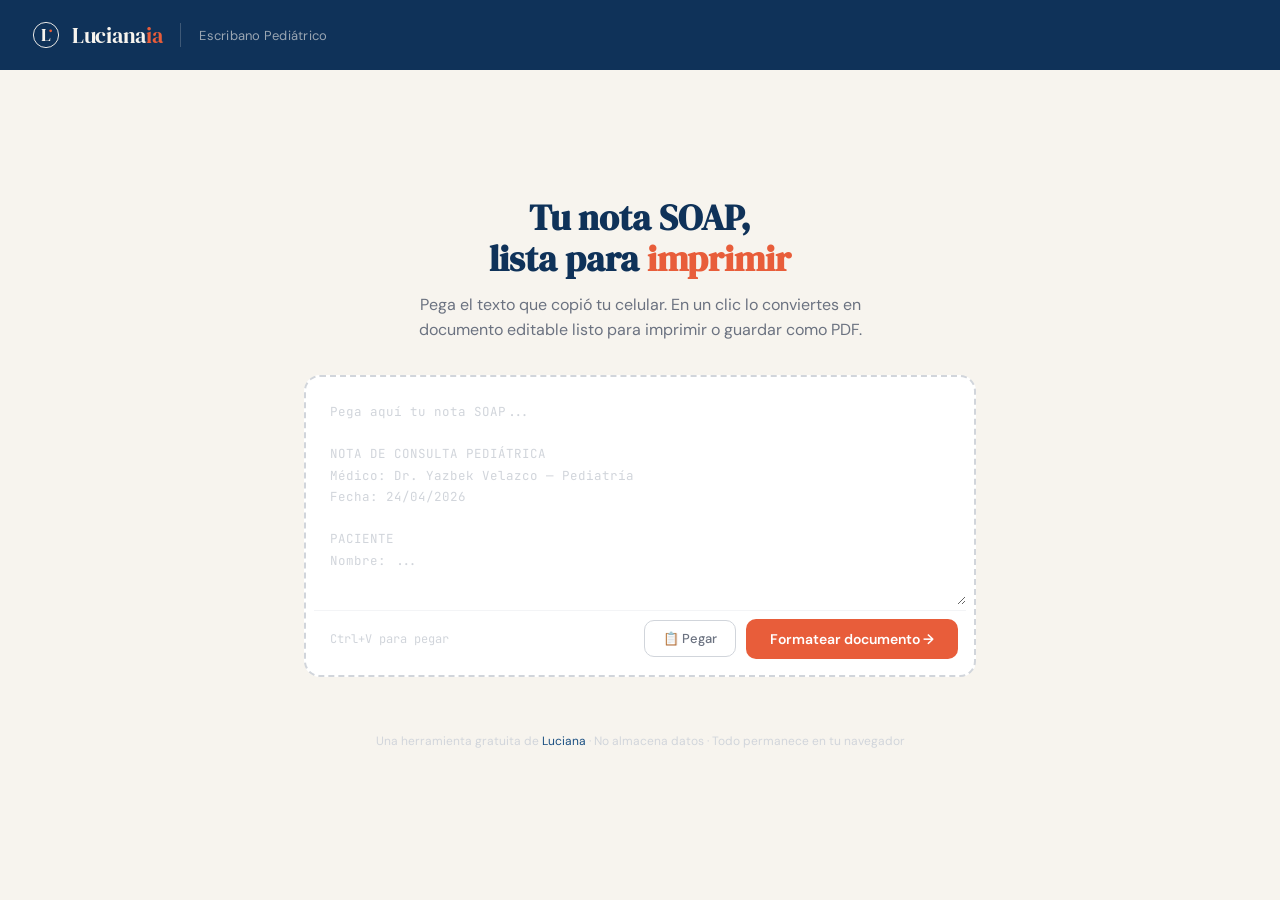
<file: docs/escritorio/index.html>
<!DOCTYPE html>
<html lang="es">
<head>
  <meta charset="UTF-8" />
  <meta name="viewport" content="width=device-width, initial-scale=1.0" />
  <title>Escribano Pediátrico — Luciana</title>
  <link rel="preconnect" href="https://fonts.googleapis.com" />
  <link rel="preconnect" href="https://fonts.gstatic.com" crossorigin />
  <link href="https://fonts.googleapis.com/css2?family=DM+Sans:wght@300;400;500;600&family=DM+Serif+Display&family=JetBrains+Mono:wght@400;500&display=swap" rel="stylesheet" />
  <style>
    /* ── Variables de marca Luciana ── */
    :root {
      --navy:      #1A4F82;
      --navy-deep: #0F3259;
      --coral:     #E85D3A;
      --cream:     #F7F4EE;
      --gray-100:  #F3F4F6;
      --gray-300:  #D1D5DB;
      --gray-500:  #6B7280;
      --gray-700:  #374151;
      --white:     #FFFFFF;
    }

    * { box-sizing: border-box; margin: 0; padding: 0; }

    body {
      font-family: 'DM Sans', sans-serif;
      background: var(--cream);
      color: var(--gray-700);
      min-height: 100vh;
    }

    /* ══ PANTALLA 1 — PEGAR NOTA ══ */
    #screen-paste {
      min-height: 100vh;
      display: flex;
      flex-direction: column;
    }

    /* Header */
    .header {
      background: var(--navy-deep);
      padding: 20px 32px;
      display: flex;
      align-items: center;
      gap: 14px;
    }
    .header-logo { display: flex; align-items: center; gap: 12px; }
    .header-wordmark {
      font-family: 'DM Serif Display', Georgia, serif;
      font-size: 22px;
      color: var(--cream);
      letter-spacing: -0.3px;
    }
    .header-wordmark span { color: var(--coral); }
    .header-divider { width: 1px; height: 24px; background: rgba(247,244,238,0.2); margin: 0 4px; }
    .header-product {
      font-size: 13px;
      color: rgba(247,244,238,0.6);
      font-weight: 400;
      letter-spacing: 0.02em;
    }

    /* Hero */
    .hero {
      flex: 1;
      display: flex;
      flex-direction: column;
      align-items: center;
      justify-content: center;
      padding: 60px 24px;
      gap: 32px;
      max-width: 720px;
      margin: 0 auto;
      width: 100%;
    }
    .hero-mark {
      display: flex;
      flex-direction: column;
      align-items: center;
      gap: 12px;
    }
    .hero-title {
      font-family: 'DM Serif Display', Georgia, serif;
      font-size: 36px;
      color: var(--navy-deep);
      text-align: center;
      line-height: 1.15;
    }
    .hero-title span { color: var(--coral); }
    .hero-sub {
      font-size: 16px;
      color: var(--gray-500);
      text-align: center;
      max-width: 480px;
      line-height: 1.6;
    }

    /* Zona de pegado */
    .paste-zone {
      width: 100%;
      background: var(--white);
      border: 2px dashed var(--gray-300);
      border-radius: 16px;
      padding: 8px;
      transition: border-color 0.2s;
    }
    .paste-zone:focus-within {
      border-color: var(--navy);
      border-style: solid;
    }
    #nota-input {
      width: 100%;
      min-height: 220px;
      border: none;
      outline: none;
      resize: vertical;
      font-family: 'JetBrains Mono', monospace;
      font-size: 12.5px;
      line-height: 1.7;
      color: var(--gray-700);
      padding: 16px;
      background: transparent;
    }
    #nota-input::placeholder { color: var(--gray-300); }

    .paste-actions {
      display: flex;
      gap: 10px;
      align-items: center;
      padding: 8px 8px 8px 16px;
      border-top: 1px solid var(--gray-100);
    }
    .paste-hint {
      font-size: 12px;
      color: var(--gray-300);
      font-family: 'JetBrains Mono', monospace;
      flex: 1;
    }
    .btn-primary {
      background: var(--coral);
      color: white;
      border: none;
      border-radius: 10px;
      padding: 11px 24px;
      font-family: 'DM Sans', sans-serif;
      font-size: 14px;
      font-weight: 600;
      cursor: pointer;
      transition: background 0.15s, transform 0.1s;
      white-space: nowrap;
    }
    .btn-primary:hover { background: #d44f2e; }
    .btn-primary:active { transform: scale(0.97); }

    .btn-ghost {
      background: transparent;
      color: var(--gray-500);
      border: 1px solid var(--gray-300);
      border-radius: 10px;
      padding: 9px 18px;
      font-family: 'DM Sans', sans-serif;
      font-size: 13px;
      font-weight: 500;
      cursor: pointer;
      transition: all 0.15s;
    }
    .btn-ghost:hover { border-color: var(--navy); color: var(--navy); }

    /* Error */
    .error-msg {
      display: none;
      color: var(--coral);
      font-size: 13px;
      text-align: center;
    }

    /* Footer pantalla 1 */
    .footer-brand {
      text-align: center;
      padding: 24px;
      font-size: 12px;
      color: var(--gray-300);
    }
    .footer-brand a { color: var(--navy); text-decoration: none; }

    /* ══ PANTALLA 2 — DOCUMENTO ══ */
    #screen-doc {
      display: none;
      min-height: 100vh;
      background: var(--gray-100);
    }

    /* Toolbar */
    .toolbar {
      background: var(--white);
      border-bottom: 1px solid var(--gray-300);
      padding: 12px 24px;
      display: flex;
      align-items: center;
      gap: 12px;
      position: sticky;
      top: 0;
      z-index: 100;
    }
    .toolbar-logo {
      font-family: 'DM Serif Display', serif;
      font-size: 16px;
      color: var(--navy-deep);
      margin-right: 8px;
    }
    .toolbar-logo span { color: var(--coral); }
    .toolbar-sep { flex: 1; }
    .btn-print {
      background: var(--navy);
      color: white;
      border: none;
      border-radius: 8px;
      padding: 9px 20px;
      font-family: 'DM Sans', sans-serif;
      font-size: 13px;
      font-weight: 600;
      cursor: pointer;
      display: flex;
      align-items: center;
      gap: 7px;
      transition: background 0.15s;
    }
    .btn-print:hover { background: var(--navy-deep); }
    .btn-back {
      background: transparent;
      color: var(--gray-500);
      border: 1px solid var(--gray-300);
      border-radius: 8px;
      padding: 8px 16px;
      font-family: 'DM Sans', sans-serif;
      font-size: 13px;
      cursor: pointer;
      transition: all 0.15s;
    }
    .btn-back:hover { color: var(--navy); border-color: var(--navy); }
    .edit-hint {
      font-size: 12px;
      color: var(--gray-300);
      font-family: 'JetBrains Mono', monospace;
    }

    /* Hoja del documento */
    .doc-wrapper {
      padding: 40px 24px 80px;
      display: flex;
      justify-content: center;
    }
    .doc-page {
      background: var(--white);
      width: 100%;
      max-width: 760px;
      min-height: 1040px;
      border-radius: 4px;
      box-shadow: 0 4px 24px rgba(0,0,0,0.08);
      padding: 56px 64px;
    }

    /* Membrete del documento */
    .doc-header {
      display: flex;
      align-items: flex-start;
      justify-content: space-between;
      padding-bottom: 24px;
      border-bottom: 2.5px solid var(--navy);
      margin-bottom: 28px;
      gap: 20px;
    }
    .doc-doctor-name {
      font-family: 'DM Serif Display', serif;
      font-size: 22px;
      color: var(--navy-deep);
      outline: none;
      min-width: 100px;
    }
    .doc-doctor-name:focus { background: #f0f4ff; border-radius: 4px; }
    .doc-doctor-meta {
      font-size: 12px;
      color: var(--gray-500);
      line-height: 1.8;
      margin-top: 4px;
    }
    .doc-doctor-meta [contenteditable] {
      outline: none;
      display: block;
    }
    .doc-doctor-meta [contenteditable]:focus { background: #f0f4ff; border-radius: 3px; }

    /* Logo Luciana en documento */
    .doc-luciana-badge {
      display: flex;
      flex-direction: column;
      align-items: flex-end;
      gap: 2px;
      flex-shrink: 0;
    }
    .doc-luciana-badge svg { width: 36px; height: 36px; }
    .doc-luciana-label {
      font-size: 9px;
      color: var(--gray-300);
      letter-spacing: 0.08em;
      text-transform: uppercase;
      font-family: 'JetBrains Mono', monospace;
    }

    /* Título de la nota */
    .doc-title {
      font-family: 'DM Serif Display', serif;
      font-size: 17px;
      color: var(--navy-deep);
      margin-bottom: 4px;
      letter-spacing: 0.01em;
    }
    .doc-fecha {
      font-size: 12px;
      color: var(--gray-500);
      font-family: 'JetBrains Mono', monospace;
      margin-bottom: 24px;
      outline: none;
    }
    .doc-fecha:focus { background: #f0f4ff; border-radius: 3px; }

    /* Paciente */
    .doc-paciente-box {
      background: var(--cream);
      border-left: 3px solid var(--navy);
      border-radius: 0 8px 8px 0;
      padding: 12px 16px;
      margin-bottom: 28px;
      font-size: 13.5px;
      line-height: 1.7;
    }
    .doc-paciente-label {
      font-size: 10px;
      font-weight: 600;
      letter-spacing: 0.1em;
      text-transform: uppercase;
      color: var(--navy);
      margin-bottom: 6px;
    }
    .doc-paciente-box [contenteditable] { outline: none; }
    .doc-paciente-box [contenteditable]:focus { background: rgba(26,79,130,0.06); border-radius: 3px; }

    /* Secciones SOAP */
    .soap-section { margin-bottom: 24px; }

    .soap-heading {
      display: flex;
      align-items: center;
      gap: 10px;
      margin-bottom: 10px;
    }
    .soap-letter {
      width: 26px;
      height: 26px;
      border-radius: 6px;
      display: flex;
      align-items: center;
      justify-content: center;
      font-weight: 700;
      font-size: 12px;
      flex-shrink: 0;
    }
    .soap-letter.s { background: #dbeafe; color: #1d4ed8; }
    .soap-letter.o { background: #dcfce7; color: #15803d; }
    .soap-letter.a { background: #fef3c7; color: #b45309; }
    .soap-letter.p { background: #f3e8ff; color: #7c3aed; }

    .soap-section-title {
      font-size: 11px;
      font-weight: 700;
      letter-spacing: 0.1em;
      text-transform: uppercase;
      color: var(--gray-500);
    }
    .soap-divider {
      flex: 1;
      height: 1px;
      background: var(--gray-100);
    }

    .soap-fields { display: flex; flex-direction: column; gap: 10px; padding-left: 36px; }

    .soap-field-label {
      font-size: 10px;
      font-weight: 600;
      color: var(--gray-300);
      letter-spacing: 0.08em;
      text-transform: uppercase;
      margin-bottom: 2px;
      font-family: 'JetBrains Mono', monospace;
    }
    .soap-field-value {
      font-size: 14px;
      color: var(--gray-700);
      line-height: 1.65;
      outline: none;
      min-height: 20px;
      border-radius: 3px;
      padding: 2px 4px;
      margin: -2px -4px;
    }
    .soap-field-value:focus { background: #f0f4ff; }
    .soap-field-value.no-consignado { color: var(--gray-300); font-style: italic; }

    /* Notas adicionales */
    .doc-notas-extra {
      margin-top: 8px;
      padding: 12px 16px;
      background: #fffbeb;
      border-radius: 8px;
      border: 1px solid #fde68a;
      font-size: 13px;
      color: #92400e;
    }

    /* Footer del documento */
    .doc-footer {
      margin-top: 40px;
      padding-top: 16px;
      border-top: 1px solid var(--gray-100);
      display: flex;
      align-items: center;
      justify-content: space-between;
    }
    .doc-footer-disclaimer {
      font-size: 9px;
      color: var(--gray-300);
      font-family: 'JetBrains Mono', monospace;
      max-width: 400px;
      line-height: 1.6;
    }
    .doc-footer-luciana {
      display: flex;
      align-items: center;
      gap: 6px;
      flex-shrink: 0;
    }
    .doc-footer-luciana svg { width: 18px; height: 18px; }
    .doc-footer-luciana-text {
      font-family: 'DM Serif Display', serif;
      font-size: 11px;
      color: var(--navy);
    }
    .doc-footer-luciana-text span { color: var(--coral); }

    /* ══ PRINT STYLES ══ */
    @media print {
      body { background: white; }
      .toolbar { display: none !important; }
      #screen-paste { display: none !important; }
      #screen-doc { display: block !important; background: white; }
      .doc-wrapper { padding: 0; }
      .doc-page {
        box-shadow: none;
        border-radius: 0;
        max-width: 100%;
        padding: 20mm 20mm;
        min-height: auto;
      }
      [contenteditable] { outline: none !important; background: transparent !important; }
      .soap-field-value:focus, .doc-fecha:focus { background: transparent !important; }
      .edit-hint { display: none; }
    }
  </style>
</head>
<body>

<!-- ════════════════════════════════════════
     PANTALLA 1 — PEGAR NOTA
════════════════════════════════════════ -->
<div id="screen-paste">

  <header class="header">
    <div class="header-logo">
      <!-- Mark Luciana SVG inline -->
      <svg xmlns="http://www.w3.org/2000/svg" viewBox="0 0 120 120" width="28" height="28">
        <circle cx="60" cy="60" r="54" fill="none" stroke="#F7F4EE" stroke-width="4"/>
        <text x="60" y="86" text-anchor="middle" font-family="'DM Serif Display',Georgia,serif" font-size="78" fill="#F7F4EE">L</text>
        <circle cx="80" cy="42" r="6" fill="#E85D3A"/>
      </svg>
      <span class="header-wordmark">Luciana<span>ia</span></span>
    </div>
    <div class="header-divider"></div>
    <span class="header-product">Escribano Pediátrico</span>
  </header>

  <div class="hero">
    <div class="hero-mark">
      <h1 class="hero-title">Tu nota SOAP,<br>lista para <span>imprimir</span></h1>
      <p class="hero-sub">
        Pega el texto que copió tu celular. En un clic lo conviertes en documento editable listo para imprimir o guardar como PDF.
      </p>
    </div>

    <div class="paste-zone">
      <textarea id="nota-input" placeholder="Pega aquí tu nota SOAP...

NOTA DE CONSULTA PEDIÁTRICA
Médico: Dr. Yazbek Velazco — Pediatría
Fecha: 24/04/2026

PACIENTE
Nombre: ..."></textarea>
      <div class="paste-actions">
        <span class="paste-hint">Ctrl+V para pegar</span>
        <button class="btn-ghost" onclick="pasteFromClipboard()">📋 Pegar</button>
        <button class="btn-primary" onclick="formatearNota()">Formatear documento →</button>
      </div>
    </div>

    <p class="error-msg" id="error-msg">⚠️ No se detectó una nota SOAP válida. Asegúrate de pegar el texto completo.</p>

    <p class="footer-brand">
      Una herramienta gratuita de <a href="#">Luciana</a> · No almacena datos · Todo permanece en tu navegador
    </p>
  </div>

</div>


<!-- ════════════════════════════════════════
     PANTALLA 2 — DOCUMENTO
════════════════════════════════════════ -->
<div id="screen-doc">

  <!-- Toolbar -->
  <div class="toolbar">
    <span class="toolbar-logo">Luciana<span>ia</span></span>
    <button class="btn-back" onclick="volverAPegar()">← Nueva nota</button>
    <span class="edit-hint">Haz clic en cualquier campo para editar</span>
    <div class="toolbar-sep"></div>
    <button class="btn-print" onclick="window.print()">
      <svg width="15" height="15" fill="none" viewBox="0 0 24 24" stroke="currentColor" stroke-width="2">
        <path stroke-linecap="round" stroke-linejoin="round"
          d="M6.72 13.829c-.24.03-.48.062-.72.096m.72-.096a42.415 42.415 0 0 1 10.56 0m-10.56 0L6.75 19.817m10.56-5.988-.72.096m0 0 .72 5.988M15 12V6a3 3 0 0 0-3-3H6a3 3 0 0 0-3 3v6"/>
        <path stroke-linecap="round" stroke-linejoin="round" d="M6 18H4a2 2 0 0 1-2-2v-4a2 2 0 0 1 2-2h16a2 2 0 0 1 2 2v4a2 2 0 0 1-2 2h-2"/>
      </svg>
      Imprimir / Guardar PDF
    </button>
  </div>

  <!-- Hoja -->
  <div class="doc-wrapper">
    <div class="doc-page" id="doc-page">

      <!-- Membrete -->
      <div class="doc-header">
        <div>
          <div class="doc-doctor-name" contenteditable="true" id="doc-medico">Dr. Nombre Apellido</div>
          <div class="doc-doctor-meta">
            <span contenteditable="true" id="doc-especialidad">Pediatría</span>
            <span contenteditable="true" id="doc-cedula" style="display:none"></span>
            <span contenteditable="true" id="doc-direccion" style="display:none"></span>
            <span contenteditable="true" id="doc-telefono" style="display:none"></span>
          </div>
        </div>
        <div class="doc-luciana-badge">
          <svg xmlns="http://www.w3.org/2000/svg" viewBox="0 0 120 120">
            <circle cx="60" cy="60" r="54" fill="none" stroke="#1A4F82" stroke-width="4"/>
            <text x="60" y="86" text-anchor="middle" font-family="'DM Serif Display',Georgia,serif" font-size="78" fill="#1A4F82">L</text>
            <circle cx="80" cy="42" r="6" fill="#E85D3A"/>
          </svg>
          <span class="doc-luciana-label">Luciana</span>
        </div>
      </div>

      <!-- Título y fecha -->
      <div class="doc-title">NOTA DE CONSULTA PEDIÁTRICA</div>
      <div class="doc-fecha" contenteditable="true" id="doc-fecha">Fecha: —</div>

      <!-- Paciente -->
      <div class="doc-paciente-box">
        <div class="doc-paciente-label">Paciente</div>
        <div contenteditable="true" id="doc-paciente-nombre" class="soap-field-value"></div>
        <div contenteditable="true" id="doc-paciente-meta" class="soap-field-value" style="color:#6B7280;font-size:13px;"></div>
        <div contenteditable="true" id="doc-acompanante" class="soap-field-value" style="color:#6B7280;font-size:13px;"></div>
      </div>

      <!-- S — Subjetivo -->
      <div class="soap-section">
        <div class="soap-heading">
          <div class="soap-letter s">S</div>
          <span class="soap-section-title">Subjetivo</span>
          <div class="soap-divider"></div>
        </div>
        <div class="soap-fields">
          <div>
            <div class="soap-field-label">Motivo de consulta</div>
            <div contenteditable="true" id="f-motivo" class="soap-field-value"></div>
          </div>
          <div>
            <div class="soap-field-label">Padecimiento actual</div>
            <div contenteditable="true" id="f-padecimiento" class="soap-field-value"></div>
          </div>
          <div>
            <div class="soap-field-label">Antecedentes relevantes</div>
            <div contenteditable="true" id="f-antecedentes" class="soap-field-value"></div>
          </div>
        </div>
      </div>

      <!-- O — Objetivo -->
      <div class="soap-section">
        <div class="soap-heading">
          <div class="soap-letter o">O</div>
          <span class="soap-section-title">Objetivo</span>
          <div class="soap-divider"></div>
        </div>
        <div class="soap-fields">
          <div>
            <div class="soap-field-label">Signos vitales</div>
            <div contenteditable="true" id="f-signos" class="soap-field-value"></div>
          </div>
          <div>
            <div class="soap-field-label">Somatometría</div>
            <div contenteditable="true" id="f-somatometria" class="soap-field-value"></div>
          </div>
          <div>
            <div class="soap-field-label">Exploración física</div>
            <div contenteditable="true" id="f-exploracion" class="soap-field-value"></div>
          </div>
        </div>
      </div>

      <!-- A — Análisis -->
      <div class="soap-section">
        <div class="soap-heading">
          <div class="soap-letter a">A</div>
          <span class="soap-section-title">Análisis</span>
          <div class="soap-divider"></div>
        </div>
        <div class="soap-fields">
          <div>
            <div class="soap-field-label">Impresión diagnóstica</div>
            <div contenteditable="true" id="f-diagnostico" class="soap-field-value" style="font-weight:600;"></div>
          </div>
          <div>
            <div class="soap-field-label">Diagnósticos diferenciales</div>
            <div contenteditable="true" id="f-diferenciales" class="soap-field-value"></div>
          </div>
        </div>
      </div>

      <!-- P — Plan -->
      <div class="soap-section">
        <div class="soap-heading">
          <div class="soap-letter p">P</div>
          <span class="soap-section-title">Plan</span>
          <div class="soap-divider"></div>
        </div>
        <div class="soap-fields">
          <div>
            <div class="soap-field-label">Tratamiento</div>
            <div contenteditable="true" id="f-tratamiento" class="soap-field-value"></div>
          </div>
          <div>
            <div class="soap-field-label">Indicaciones no farmacológicas</div>
            <div contenteditable="true" id="f-indicaciones" class="soap-field-value"></div>
          </div>
          <div>
            <div class="soap-field-label">Estudios solicitados</div>
            <div contenteditable="true" id="f-estudios" class="soap-field-value"></div>
          </div>
          <div>
            <div class="soap-field-label">Seguimiento</div>
            <div contenteditable="true" id="f-seguimiento" class="soap-field-value"></div>
          </div>
        </div>
      </div>

      <!-- Notas adicionales -->
      <div id="f-notas-extra-wrap" style="display:none" class="doc-notas-extra">
        <div class="soap-field-label" style="color:#92400e;margin-bottom:4px;">Notas adicionales</div>
        <div contenteditable="true" id="f-notas-extra" class="soap-field-value" style="color:#92400e;"></div>
      </div>

      <!-- Footer del documento -->
      <div class="doc-footer">
        <p class="doc-footer-disclaimer">
          Documento generado como apoyo clínico. No sustituye el juicio médico ni el expediente clínico oficial.
          Esta herramienta no almacena datos del paciente.
        </p>
        <div class="doc-footer-luciana">
          <svg xmlns="http://www.w3.org/2000/svg" viewBox="0 0 120 120">
            <circle cx="60" cy="60" r="54" fill="none" stroke="#1A4F82" stroke-width="4"/>
            <text x="60" y="86" text-anchor="middle" font-family="'DM Serif Display',Georgia,serif" font-size="78" fill="#1A4F82">L</text>
            <circle cx="80" cy="42" r="6" fill="#E85D3A"/>
          </svg>
          <span class="doc-footer-luciana-text">Luciana<span>ia</span></span>
        </div>
      </div>

    </div>
  </div>
</div>


<script>
// ── Parser de texto SOAP ──────────────────────────────────────────────────────

function getLine(lines, prefixes) {
  for (const line of lines) {
    for (const p of prefixes) {
      if (line.toLowerCase().startsWith(p.toLowerCase())) {
        return line.slice(p.length).trim();
      }
    }
  }
  return "";
}

function getBlock(text, startMarkers, endMarkers) {
  const lines = text.split("\n");
  let capturing = false;
  let result = [];

  for (const line of lines) {
    const lineLow = line.toLowerCase().trim();

    // ¿Es el inicio de este bloque?
    if (!capturing) {
      for (const m of startMarkers) {
        if (lineLow.includes(m.toLowerCase())) {
          capturing = true;
          break;
        }
      }
      continue;
    }

    // ¿Es el inicio de otro bloque? → parar
    let stop = false;
    for (const e of endMarkers) {
      if (lineLow.includes(e.toLowerCase())) { stop = true; break; }
    }
    if (stop) break;

    if (line.trim()) result.push(line.trim());
  }
  return result.join("\n");
}

function parseField(block, prefixes) {
  const lines = block.split("\n");
  return getLine(lines, prefixes);
}

function parseNota(text) {
  const lines = text.split("\n").map(l => l.trim()).filter(Boolean);
  const full = text;

  // ── Médico y fecha ──
  const medico   = getLine(lines, ["Médico:", "Medico:"]);
  const fecha    = getLine(lines, ["Fecha:"]);

  // ── Paciente ──
  const nombre     = getLine(lines, ["Nombre:"]);
  const edadSexo   = getLine(lines, ["Edad:"]);   // "4 años | Sexo: M"
  const acomp      = getLine(lines, ["Acompañante:", "Acompanante:"]);

  // ── Subjetivo ──
  const sBlock = getBlock(full,
    ["S — SUBJETIVO", "SUBJETIVO"],
    ["O — OBJETIVO", "OBJETIVO"]);
  const motivo      = parseField(sBlock, ["Motivo de consulta:"]);
  const padecimiento= parseField(sBlock, ["Padecimiento actual:"]);
  const antecedentes= parseField(sBlock, ["Antecedentes:"]);

  // ── Objetivo ──
  const oBlock = getBlock(full,
    ["O — OBJETIVO", "OBJETIVO"],
    ["A — ANÁLISIS", "A — ANALISIS", "ANÁLISIS", "ANALISIS"]);
  const signos      = parseField(oBlock, ["Signos vitales:"]);
  const somatometria= parseField(oBlock, ["Somatometría:", "Somatometria:"]);
  const exploracion = parseField(oBlock, ["Exploración física:", "Exploracion fisica:"]);

  // ── Análisis ──
  const aBlock = getBlock(full,
    ["A — ANÁLISIS", "A — ANALISIS", "ANÁLISIS"],
    ["P — PLAN", "PLAN"]);
  const diagnostico  = parseField(aBlock, ["Impresión diagnóstica:", "Impresion diagnostica:"]);
  const diferenciales= parseField(aBlock, ["Dx diferenciales:", "Diagnósticos diferenciales:"]);

  // ── Plan ──
  const pBlock = getBlock(full,
    ["P — PLAN", "PLAN"],
    ["Notas:"]);
  const tratamiento  = parseField(pBlock, ["Tratamiento:"]);
  const indicaciones = parseField(pBlock, ["Indicaciones:"]);
  const estudios     = parseField(pBlock, ["Estudios:"]);
  const seguimiento  = parseField(pBlock, ["Seguimiento:"]);

  // ── Notas adicionales ──
  const notas = getLine(lines, ["Notas:"]);

  return { medico, fecha, nombre, edadSexo, acomp,
           motivo, padecimiento, antecedentes,
           signos, somatometria, exploracion,
           diagnostico, diferenciales,
           tratamiento, indicaciones, estudios, seguimiento, notas };
}

// ── Rellenar el documento ────────────────────────────────────────────────────

function set(id, value, fallback = "No consignado") {
  const el = document.getElementById(id);
  if (!el) return;
  const text = value && value !== "No consignado" ? value : fallback;
  el.textContent = text;
  if (text === "No consignado" || !value || value === "No consignado") {
    el.classList.add("no-consignado");
  } else {
    el.classList.remove("no-consignado");
  }
}

function renderDoc(data) {
  // Médico — separar nombre de especialidad
  const medicoPartes = data.medico ? data.medico.split("—") : [];
  const medicoNombre = medicoPartes[0]?.trim() || "Dr. Nombre Apellido";
  const medicoEsp    = medicoPartes[1]?.trim() || "Pediatría";

  document.getElementById("doc-medico").textContent = medicoNombre;
  document.getElementById("doc-especialidad").textContent = medicoEsp;
  document.getElementById("doc-fecha").textContent = data.fecha ? `Fecha: ${data.fecha}` : "Fecha: —";

  // Paciente
  set("doc-paciente-nombre", data.nombre);
  document.getElementById("doc-paciente-meta").textContent = data.edadSexo || "";
  document.getElementById("doc-acompanante").textContent =
    data.acomp && data.acomp !== "No consignado" ? `Acompañante: ${data.acomp}` : "";

  // S
  set("f-motivo", data.motivo);
  set("f-padecimiento", data.padecimiento);
  set("f-antecedentes", data.antecedentes);

  // O
  set("f-signos", data.signos);
  set("f-somatometria", data.somatometria);
  set("f-exploracion", data.exploracion);

  // A
  set("f-diagnostico", data.diagnostico);
  set("f-diferenciales", data.diferenciales);

  // P
  set("f-tratamiento", data.tratamiento);
  set("f-indicaciones", data.indicaciones);
  set("f-estudios", data.estudios);
  set("f-seguimiento", data.seguimiento);

  // Notas extra
  const notasWrap = document.getElementById("f-notas-extra-wrap");
  if (data.notas && data.notas !== "No consignado") {
    document.getElementById("f-notas-extra").textContent = data.notas;
    notasWrap.style.display = "block";
  } else {
    notasWrap.style.display = "none";
  }
}

// ── Acciones de UI ───────────────────────────────────────────────────────────

function formatearNota() {
  const texto = document.getElementById("nota-input").value.trim();
  const errorEl = document.getElementById("error-msg");

  if (!texto || texto.length < 30) {
    errorEl.style.display = "block";
    return;
  }
  // Verificar que parece una nota SOAP
  if (!texto.includes("SUBJETIVO") && !texto.includes("Motivo") && !texto.includes("PACIENTE")) {
    errorEl.style.display = "block";
    return;
  }

  errorEl.style.display = "none";
  const data = parseNota(texto);
  renderDoc(data);

  document.getElementById("screen-paste").style.display = "none";
  document.getElementById("screen-doc").style.display = "block";
  window.scrollTo(0, 0);
}

function volverAPegar() {
  document.getElementById("screen-doc").style.display = "none";
  document.getElementById("screen-paste").style.display = "flex";
  window.scrollTo(0, 0);
}

async function pasteFromClipboard() {
  try {
    const text = await navigator.clipboard.readText();
    document.getElementById("nota-input").value = text;
  } catch {
    document.getElementById("nota-input").focus();
    document.execCommand("paste");
  }
}

// Enter en textarea no formatea (solo Ctrl+Enter)
document.getElementById("nota-input").addEventListener("keydown", e => {
  if (e.key === "Enter" && e.ctrlKey) formatearNota();
});
</script>

</body>
</html>
</file>
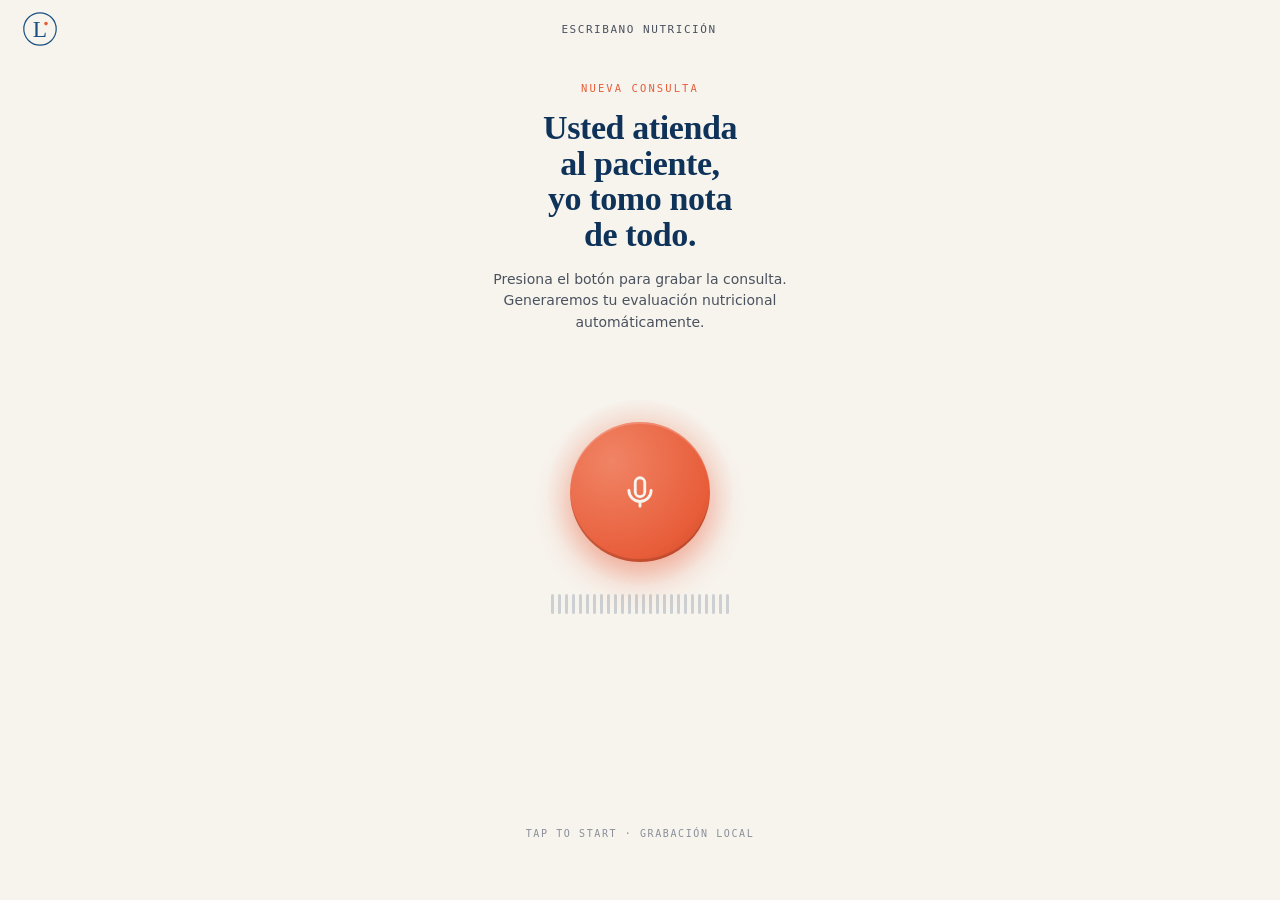
<file: docs/nutricion/index.html>
<!doctype html>
<html lang="es">
<head>
  <meta charset="utf-8"/>
  <meta http-equiv="Content-Security-Policy" content="default-src 'self'; script-src 'self' 'unsafe-inline' https://gc.zgo.at; style-src 'self' 'unsafe-inline' https://fonts.googleapis.com; font-src https://fonts.gstatic.com; connect-src 'self' https://pediatra-scribe-api.lucandres.workers.dev https://aiandylatam.goatcounter.com; img-src 'self' data: https://aiandylatam.goatcounter.com; media-src 'self' blob:; object-src 'none'; base-uri 'self'; form-action 'self';"/>
  <meta name="viewport" content="width=device-width,initial-scale=1,viewport-fit=cover"/>
  <meta name="theme-color" content="#F7F4EE"/>
  <meta name="apple-mobile-web-app-capable" content="yes"/>
  <meta name="apple-mobile-web-app-status-bar-style" content="default"/>
  <meta name="apple-mobile-web-app-title" content="Escribano Nutrición"/>
  <meta name="description" content="Graba tu consulta y recibe la evaluación nutricional al instante. Herramienta gratuita de Luciana."/>
  <title>Escribano Nutrición — Luciana</title>
  <link rel="manifest" href="manifest.json"/>
  <link rel="apple-touch-icon" href="../icons/icon-192.png"/>
  <link rel="preconnect" href="https://fonts.googleapis.com"/>
  <link rel="preconnect" href="https://fonts.gstatic.com" crossorigin/>
  <link href="https://fonts.googleapis.com/css2?family=DM+Serif+Display&family=DM+Sans:wght@400;500;600;700&family=JetBrains+Mono:wght@400;500&display=swap" rel="stylesheet"/>
  <!-- Analytics privacy-friendly (sin cookies) -->
  <script data-goatcounter="https://aiandylatam.goatcounter.com/count" async src="//gc.zgo.at/count.js"></script>
  <style>
    /* ─── BRAND TOKENS ─── */
    :root {
      --navy:        #1A4F82;
      --navy-deep:   #0F3259;
      --navy-darker: #0a223f;
      --coral:       #E85D3A;
      --coral-soft:  #F08465;
      --cream:       #F7F4EE;
      --cream-warm:  #EFE9DD;
      --cream-deep:  #E5DECF;
      --ink:         #1B1F26;
      --ink-soft:    #4A525E;
      --muted:       #8A8F99;
      --line:        rgba(15,50,89,0.10);
      --line-strong: rgba(15,50,89,0.18);
      --serif: 'DM Serif Display', Georgia, serif;
      --sans:  'DM Sans', system-ui, -apple-system, sans-serif;
      --mono:  'JetBrains Mono', ui-monospace, 'SFMono-Regular', monospace;
      --safe-top: env(safe-area-inset-top, 0px);
      --safe-bot: env(safe-area-inset-bottom, 0px);
      --btn-size: 140px;
    }
    *, *::before, *::after { box-sizing: border-box; -webkit-tap-highlight-color: transparent; margin: 0; padding: 0; }
    html, body { height: 100%; height: 100dvh; }
    body {
      font-family: var(--sans); color: var(--ink);
      background: var(--cream);
      -webkit-font-smoothing: antialiased;
      overflow: hidden;
    }
    button { font: inherit; color: inherit; border: none; cursor: pointer; background: none; }

    /* ─── APP SHELL ─── */
    #app {
      position: fixed; inset: 0;
      display: flex; flex-direction: column;
      background: var(--cream);
      padding-top: var(--safe-top);
      padding-bottom: var(--safe-bot);
    }
    .screen {
      position: absolute; inset: 0;
      display: flex; flex-direction: column;
      padding-top: calc(var(--safe-top) + 58px);
      padding-bottom: 8px;
      opacity: 0; pointer-events: none;
      transition: opacity .3s ease;
    }
    .screen.is-active { opacity: 1; pointer-events: auto; }

    /* ─── TOP BAR ─── */
    .topbar {
      position: absolute; top: var(--safe-top); left: 0; right: 0;
      height: 58px;
      display: flex; align-items: center; justify-content: space-between;
      padding: 0 22px;
      z-index: 10;
    }
    .brand-mark {
      width: 36px; height: 36px; flex-shrink: 0;
    }
    .brand-text {
      font-family: var(--mono); font-size: 11px;
      color: var(--ink-soft); letter-spacing: 0.14em;
    }
    .icon-btn {
      width: 38px; height: 38px; border-radius: 50%;
      background: rgba(15,50,89,0.06); color: var(--navy-deep);
      display: grid; place-items: center;
      transition: background .15s, transform .1s;
    }
    .icon-btn:active { transform: scale(0.93); background: rgba(15,50,89,0.12); }

    /* ─── EDITORIAL TYPOGRAPHY ─── */
    .eyebrow {
      font-family: var(--mono); font-size: 10.5px; letter-spacing: 0.2em;
      color: var(--coral); margin-bottom: 16px;
    }
    .eyebrow.muted { color: var(--ink-soft); }
    .display {
      font-family: var(--serif); font-size: 34px; line-height: 1.05;
      color: var(--navy-deep); letter-spacing: -0.012em;
    }
    .lede {
      font-family: var(--sans); font-size: 14px; line-height: 1.55;
      color: var(--ink-soft); margin-top: 16px; max-width: 300px;
      margin-left: auto; margin-right: auto;
    }

    /* ─── RECORD SCREEN ─── */
    .rec-head {
      padding: 24px 28px 0; text-align: center;
      min-height: 190px;
    }
    .rec-stage {
      flex: 1; position: relative;
      min-height: 300px;
    }

    /* Timer pill — always visible, fades in context */
    .timer-row {
      position: absolute; top: 8px; left: 50%;
      transform: translateX(-50%);
      display: inline-flex; align-items: center; gap: 10px;
      padding: 8px 16px; border-radius: 999px;
      background: rgba(15,50,89,0.06);
      transition: background .3s;
      white-space: nowrap;
    }
    body[data-rec="off"] .timer-row { opacity: 0; pointer-events: none; }
    body[data-rec="on"] .timer-row { background: rgba(232,93,58,0.10); }
    .timer-dot {
      width: 7px; height: 7px; border-radius: 50%;
      background: var(--muted); transition: background .3s;
    }
    body[data-rec="on"] .timer-dot {
      background: var(--coral);
      animation: dot-blink 1.1s ease-in-out infinite;
    }
    @keyframes dot-blink { 50% { opacity: 0.35; } }
    .timer-val {
      font-family: var(--mono); font-size: 13px; font-weight: 500;
      color: var(--navy-deep); letter-spacing: 0.05em;
      min-width: 44px; text-align: center;
      transition: color .3s;
    }
    body[data-rec="on"] .timer-val { color: var(--coral); }
    .timer-tag {
      font-family: var(--mono); font-size: 9.5px; letter-spacing: 0.16em;
      color: var(--muted); transition: color .3s;
    }
    body[data-rec="on"] .timer-tag { color: var(--coral); }

    /* Button group — fixed position, never reflows */
    .rec-btn-wrap {
      position: absolute; left: 50%; top: 80px;
      transform: translateX(-50%);
      width: calc(var(--btn-size) + 16px);
      height: calc(var(--btn-size) + 16px);
      display: grid; place-items: center;
      z-index: 2;
    }
    /* Ambient glow */
    .rec-glow {
      position: absolute; inset: -20px; border-radius: 50%;
      background: radial-gradient(circle, rgba(232,93,58,0.40) 0%, rgba(232,93,58,0) 68%);
      animation: breathe 3.2s ease-in-out infinite;
    }
    @keyframes breathe {
      0%,100% { transform: scale(0.92); opacity: 0.55; }
      50%      { transform: scale(1.10); opacity: 0.85; }
    }
    /* Halo rings */
    .halo {
      position: absolute; left: 50%; top: 50%;
      width: calc(var(--btn-size) * 1.55);
      height: calc(var(--btn-size) * 1.55);
      translate: -50% -50%;
      border-radius: 50%;
      border: 1.5px solid var(--coral); opacity: 0;
      animation: halo-emit 2.8s cubic-bezier(0.16,0.84,0.44,1) infinite;
      animation-play-state: paused;
    }
    body[data-rec="on"] .halo { animation-play-state: running; }
    .halo:nth-child(2) { animation-delay: 0.93s; }
    .halo:nth-child(3) { animation-delay: 1.86s; }
    @keyframes halo-emit {
      0%   { transform: scale(0.6); opacity: 0; border-width: 2.2px; }
      18%  { opacity: 0.55; }
      100% { transform: scale(2.2); opacity: 0; border-width: 0.6px; }
    }
    /* The button */
    .rec-btn {
      position: relative;
      width: var(--btn-size); height: var(--btn-size);
      border-radius: 50%; color: var(--cream);
      background: radial-gradient(circle at 30% 28%, #F08465 0%, #E85D3A 70%, #C84826 100%);
      box-shadow:
        0 14px 36px rgba(232,93,58,0.45),
        inset 0 -3px 0 rgba(0,0,0,0.14),
        inset 0 2px 0 rgba(255,255,255,0.18);
      transition: transform .35s cubic-bezier(.2,.8,.2,1), border-radius .35s cubic-bezier(.2,.8,.2,1);
      display: grid; place-items: center;
    }
    .rec-btn:active { transform: scale(0.96); }
    body[data-rec="on"] .rec-btn {
      border-radius: 30%;
      background: radial-gradient(circle at 30% 28%, #F08465 0%, #E85D3A 65%, #B83C1F 100%);
    }
    body[data-rec="paused"] .rec-btn {
      border-radius: 50%;
      background: radial-gradient(circle at 30% 28%, #6B90B8 0%, #1A4F82 70%, #0F3259 100%);
    }
    /* Icon cross-fade — 3 estados */
    .rec-icon {
      position: absolute; inset: 0;
      display: grid; place-items: center;
      transition: opacity .25s ease, transform .35s cubic-bezier(.2,.8,.2,1);
    }
    .rec-icon-mic   { opacity: 1; }
    .rec-icon-pause { opacity: 0; transform: scale(0.6); }
    .rec-icon-play  { opacity: 0; transform: scale(0.6); }

    body[data-rec="on"] .rec-icon-mic   { opacity: 0; transform: scale(0.7); }
    body[data-rec="on"] .rec-icon-pause { opacity: 1; transform: scale(1); }
    body[data-rec="on"] .rec-icon-play  { opacity: 0; transform: scale(0.6); }

    body[data-rec="paused"] .rec-icon-mic   { opacity: 0; transform: scale(0.7); }
    body[data-rec="paused"] .rec-icon-pause { opacity: 0; transform: scale(0.6); }
    body[data-rec="paused"] .rec-icon-play  { opacity: 1; transform: scale(1); }

    /* Botón Finalizar — aparece durante grabación y pausa */
    /* Botón Finalizar — en rec-foot, sin absoluto, sin layout shift */
    .btn-finalizar {
      display: inline-flex; align-items: center; gap: 8px;
      background: var(--navy-deep); color: var(--cream);
      font-family: var(--sans); font-size: 13px; font-weight: 600;
      padding: 11px 26px; border-radius: 999px;
      border: none; cursor: pointer;
      opacity: 0; pointer-events: none;
      transition: opacity .3s ease, background .3s ease;
      white-space: nowrap; margin-top: 8px;
    }
    body[data-rec="on"] .btn-finalizar,
    body[data-rec="paused"] .btn-finalizar {
      opacity: 1; pointer-events: auto;
    }
    body[data-rec="paused"] .btn-finalizar {
      background: var(--coral);
    }
    .stop-square {
      width: calc(var(--btn-size) * 0.32);
      height: calc(var(--btn-size) * 0.32);
      border-radius: calc(var(--btn-size) * 0.08);
      background: var(--cream);
    }

    /* Waveform */
    .wave {
      position: absolute; left: 50%; top: calc(80px + var(--btn-size) + 28px);
      transform: translateX(-50%);
      display: flex; align-items: center; gap: 4px;
      height: 44px; justify-content: center;
      opacity: 0.18; transition: opacity .5s ease;
      pointer-events: none;
    }
    body[data-rec="on"] .wave { opacity: 1; }
    .wave .bar {
      width: 3px; height: 20px;
      background: var(--navy-deep); border-radius: 2px;
      transform-origin: center;
      animation: wave-bar 1.2s ease-in-out infinite;
    }
    body[data-rec="on"] .wave .bar { background: var(--coral); }
    @keyframes wave-bar { 0%,100% { transform: scaleY(0.25); } 50% { transform: scaleY(1); } }

    /* Footer hint */
    .rec-foot { padding: 0 28px 8px; text-align: center; }
    .hint { font-family: var(--mono); font-size: 10px; color: var(--muted); letter-spacing: 0.16em; }

    /* ─── PROCESSING SCREEN ─── */
    .proc-head { padding: 20px 28px 0; text-align: center; }
    .proc-list { padding: 32px 28px 0; flex: 1; max-width: 360px; margin: 0 auto; width: 100%; }
    .proc-step {
      display: flex; align-items: center; gap: 16px;
      padding: 18px 0; border-bottom: 1px solid var(--line);
      opacity: 0.35; transition: opacity .35s ease;
    }
    .proc-step.is-active, .proc-step.is-done { opacity: 1; }
    .proc-step .ind { width: 26px; height: 26px; flex-shrink: 0; position: relative; }
    .proc-step .ring-idle, .proc-step .ring-active, .proc-step .check {
      position: absolute; inset: 2px; opacity: 0; transition: opacity .25s;
    }
    .proc-step .ring-idle  { border: 2px solid var(--line-strong); border-radius: 50%; opacity: 1; }
    .proc-step.is-active .ring-idle  { opacity: 0; }
    .proc-step.is-active .ring-active { opacity: 1; }
    .proc-step.is-done .ring-idle     { opacity: 0; }
    .proc-step.is-done .check         { opacity: 1; }
    .proc-step .ring-active {
      border: 2px solid var(--navy); border-top-color: transparent;
      border-radius: 50%; animation: spin .8s linear infinite;
    }
    @keyframes spin { to { transform: rotate(360deg); } }
    .proc-step .label {
      font-family: var(--sans); font-size: 16px; font-weight: 500; color: var(--ink-soft);
    }
    .proc-step.is-active .label, .proc-step.is-done .label { color: var(--ink); font-weight: 600; }

    /* ─── RESULT SCREEN ─── */
    .result-nav {
      display: flex; align-items: center; justify-content: space-between;
      padding: 4px 22px 12px;
    }
    .result-date {
      font-family: var(--mono); font-size: 10px; color: var(--muted);
      letter-spacing: 0.1em;
    }
    .result-head { padding: 4px 28px 16px; }
    .patient-name {
      font-family: var(--serif); font-size: 28px; line-height: 1.08;
      color: var(--navy-deep); letter-spacing: -0.01em;
    }
    .patient-meta {
      display: flex; gap: 10px; margin-top: 6px; flex-wrap: wrap;
      font-family: var(--mono); font-size: 11px; color: var(--ink-soft);
      letter-spacing: 0.05em;
    }
    .patient-meta .sep { color: var(--line-strong); }

    .body-scroll {
      flex: 1; overflow-y: auto; padding: 8px 28px 20px;
      scrollbar-width: none;
    }
    .body-scroll::-webkit-scrollbar { display: none; }

    /* SOAP sections */
    .soap-section {
      padding: 18px 0; border-bottom: 1px solid var(--line);
      opacity: 0; transform: translateY(20px);
      transition: opacity .55s cubic-bezier(.2,.7,.2,1), transform .55s cubic-bezier(.2,.7,.2,1);
    }
    .soap-section.is-visible { opacity: 1; transform: translateY(0); }
    .soap-section:last-of-type { border-bottom: none; }
    .soap-marker { display: flex; align-items: baseline; gap: 14px; margin-bottom: 10px; }
    .soap-letter {
      font-family: var(--serif); font-size: 28px; line-height: 1;
      color: var(--coral); letter-spacing: -0.01em;
    }
    .soap-label {
      font-family: var(--mono); font-size: 10px; letter-spacing: 0.16em;
      color: var(--ink-soft); text-transform: uppercase; margin-bottom: 3px;
    }
    .soap-summary {
      font-family: var(--serif); font-size: 17px; line-height: 1.3;
      color: var(--navy-deep); letter-spacing: -0.005em;
    }
    .soap-body { padding-left: 42px; }
    .soap-body p {
      font-family: var(--sans); font-size: 14.5px; line-height: 1.6;
      color: var(--ink); margin: 0 0 10px;
    }
    .soap-body .nc { color: var(--muted); font-style: italic; }
    body.is-editing .soap-body p {
      background: rgba(232,93,58,0.06); padding: 7px 10px;
      border-radius: 6px; border-left: 2px solid var(--coral);
    }

    /* CTA footnote */
    .cta {
      display: flex; flex-direction: column; gap: 3px;
      margin: 24px 0 8px; padding: 14px 0 0;
      border-top: 1px solid var(--line);
      text-decoration: none; color: var(--ink);
      opacity: 0; transform: translateY(20px);
      transition: opacity .55s cubic-bezier(.2,.7,.2,1), transform .55s cubic-bezier(.2,.7,.2,1);
    }
    .cta.is-visible { opacity: 1; transform: translateY(0); }
    .cta-eyebrow {
      font-family: var(--mono); font-size: 9px; color: var(--muted);
      letter-spacing: 0.18em;
    }
    .cta h3 {
      font-family: var(--sans); font-size: 13px; line-height: 1.4;
      font-weight: 500; color: var(--ink);
    }
    .cta-link {
      display: inline-flex; align-items: center; gap: 5px;
      font-family: var(--mono); font-size: 11px; font-weight: 500;
      color: var(--navy); letter-spacing: 0.04em;
      margin-top: 1px; transition: color .2s;
    }
    .cta:hover .cta-link { color: var(--coral); }

    /* Actions bar */
    .actions {
      display: flex; gap: 10px;
      padding: 14px 22px calc(16px + var(--safe-bot));
      border-top: 1px solid var(--line);
      background: var(--cream);
    }
    .btn {
      flex: 1; height: 50px; border-radius: 14px;
      font-family: var(--sans); font-size: 14px; font-weight: 600;
      display: flex; align-items: center; justify-content: center; gap: 8px;
      transition: transform .1s, opacity .15s;
    }
    .btn:active { transform: scale(0.97); }
    .btn-ghost {
      background: transparent; color: var(--navy-deep);
      box-shadow: inset 0 0 0 1.5px var(--line-strong);
    }
    .btn-primary {
      background: var(--coral); color: var(--cream);
      box-shadow: 0 6px 18px rgba(232,93,58,0.32);
    }
    .btn.copied { background: #16a34a; color: white; box-shadow: none; }

    /* Toast */
    .toast {
      position: fixed; left: 50%; bottom: calc(80px + var(--safe-bot));
      transform: translateX(-50%) translateY(8px);
      background: rgba(15,34,63,0.92); color: var(--cream);
      padding: 12px 20px; border-radius: 16px;
      font-family: var(--sans); font-size: 13px; font-weight: 500;
      box-shadow: 0 10px 30px rgba(0,0,0,0.18);
      opacity: 0; pointer-events: none; z-index: 100;
      transition: opacity .25s ease, transform .25s ease;
      width: calc(100vw - 48px); max-width: 340px;
      text-align: center; line-height: 1.45;
    }
    .toast.is-visible { opacity: 1; transform: translateX(-50%) translateY(0); }

    /* ─── PRINT / PDF ─── */
    @media print {
      @page {
        size: A4;
        margin: 20mm 18mm;
      }

      /* Ocultar todo excepto el contenido de la nota */
      body { background: white !important; overflow: visible !important; }
      #app { position: static !important; overflow: visible !important; }
      .screen { position: static !important; opacity: 1 !important; pointer-events: auto !important; display: none !important; }
      .screen[data-screen="result"] { display: flex !important; flex-direction: column !important; padding: 0 !important; }
      .topbar, .actions, .toast, [data-screen="record"], [data-screen="processing"] { display: none !important; }

      /* Header de impresión */
      #print-header { display: block !important; }

      /* Contenido */
      .result-head { padding: 0 0 12px !important; border-bottom: 1.5px solid #1A4F82; margin-bottom: 4px; }
      .patient-name { font-size: 22px !important; }
      .body-scroll {
        overflow: visible !important; flex: none !important;
        padding: 0 !important; height: auto !important;
      }
      .soap-section {
        opacity: 1 !important; transform: none !important;
        page-break-inside: avoid;
        padding: 14px 0 !important;
      }
      .soap-letter { font-size: 22px !important; }
      .soap-summary { font-size: 15px !important; }
      .soap-body p { font-size: 13px !important; margin-bottom: 6px !important; }
      .soap-body .nc { color: #aaa !important; }
      .cta { display: none !important; }
      details { display: none !important; }

      /* Footer de impresión */
      #print-footer { display: block !important; }
    }

    /* Elementos solo visibles en impresión */
    #print-header, #print-footer { display: none; }
  </style>
</head>
<body data-rec="off">
<div id="app">

  <!-- ════ RECORD ════ -->
  <section class="screen is-active" data-screen="record">
    <header class="topbar">
      <a href="https://lucianaia.com/" target="_blank" rel="noopener" aria-label="Luciana" style="display:flex;align-items:center;">
        <svg class="brand-mark" viewBox="0 0 120 120" aria-hidden="true">
          <circle cx="60" cy="60" r="54" fill="none" stroke="#1A4F82" stroke-width="4"/>
          <text x="60" y="86" text-anchor="middle" font-family="'DM Serif Display',Georgia,serif" font-size="78" fill="#1A4F82">L</text>
          <circle cx="80" cy="42" r="6" fill="#E85D3A"/>
        </svg>
      </a>
      <div class="brand-text">ESCRIBANO NUTRICIÓN</div>
      <div style="width:38px;height:38px"></div>
    </header>

    <div class="rec-head">
      <div class="eyebrow" id="rec-eyebrow">NUEVA CONSULTA</div>
      <h1 class="display" id="rec-title">Usted atienda<br/>al paciente,<br/>yo tomo nota<br/>de todo.</h1>
      <p class="lede" id="rec-lede">Presiona el botón para grabar la consulta. Generaremos tu evaluación nutricional automáticamente.</p>
    </div>

    <div class="rec-stage">
      <div class="timer-row">
        <span class="timer-dot"></span>
        <span class="timer-val" id="rec-timer">00:00</span>
        <span class="timer-tag" id="rec-tag">LISTO</span>
      </div>

      <div class="rec-btn-wrap">
        <span class="halo"></span>
        <span class="halo"></span>
        <span class="halo"></span>
        <span class="rec-glow" aria-hidden="true"></span>
        <button class="rec-btn" id="btn-record" aria-label="Grabar consulta">
          <span class="rec-icon rec-icon-mic">
            <svg width="38" height="38" viewBox="0 0 24 24" fill="none" stroke="currentColor" stroke-width="1.8" stroke-linecap="round"><rect x="9" y="3" width="6" height="12" rx="3"/><path d="M5 11a7 7 0 0 0 14 0M12 18v3"/></svg>
          </span>
          <span class="rec-icon rec-icon-pause">
            <svg width="32" height="32" viewBox="0 0 24 24" fill="currentColor"><rect x="6" y="5" width="4" height="14" rx="1.5"/><rect x="14" y="5" width="4" height="14" rx="1.5"/></svg>
          </span>
          <span class="rec-icon rec-icon-play">
            <svg width="32" height="32" viewBox="0 0 24 24" fill="currentColor"><path d="M8 5.14v14l11-7-11-7z"/></svg>
          </span>
        </button>
      </div>

      <div class="wave" id="wave" aria-hidden="true"></div>
    </div>

    <div class="rec-foot" style="display:flex;flex-direction:column;align-items:center;position:relative;z-index:10;">
      <div class="hint" id="rec-hint">TAP TO START · GRABACIÓN LOCAL</div>
      <button class="btn-finalizar" id="btn-finalizar">
        Finalizar consulta
        <svg width="13" height="13" viewBox="0 0 24 24" fill="none" stroke="currentColor" stroke-width="2.2" stroke-linecap="round"><path d="M5 12h14M13 5l7 7-7 7"/></svg>
      </button>
    </div>
  </section>

  <!-- ════ PROCESSING ════ -->
  <section class="screen" data-screen="processing">
    <header class="topbar">
      <a href="https://lucianaia.com/" target="_blank" rel="noopener" style="display:flex;align-items:center;">
        <svg class="brand-mark" viewBox="0 0 120 120">
          <circle cx="60" cy="60" r="54" fill="none" stroke="#1A4F82" stroke-width="4"/>
          <text x="60" y="86" text-anchor="middle" font-family="'DM Serif Display',Georgia,serif" font-size="78" fill="#1A4F82">L</text>
          <circle cx="80" cy="42" r="6" fill="#E85D3A"/>
        </svg>
      </a>
      <div class="brand-text">PROCESANDO</div>
      <div style="width:38px"></div>
    </header>

    <div class="proc-head" style="padding-top:28px;">
      <div class="eyebrow muted" id="proc-eyebrow">PROCESANDO · 00:00</div>
      <h1 class="display">Escribiendo<br/>tu nota.</h1>
    </div>

    <div class="proc-list">
      <div class="proc-step" data-step="0">
        <div class="ind">
          <div class="ring-idle"></div>
          <div class="ring-active"></div>
          <svg class="check" width="24" height="24" viewBox="0 0 24 24" fill="none" stroke="var(--coral)" stroke-width="2" stroke-linecap="round"><circle cx="12" cy="12" r="10"/><path d="M7 12l3 3 7-7"/></svg>
        </div>
        <div class="label">Transcribiendo audio</div>
      </div>
      <div class="proc-step" data-step="1">
        <div class="ind">
          <div class="ring-idle"></div>
          <div class="ring-active"></div>
          <svg class="check" width="24" height="24" viewBox="0 0 24 24" fill="none" stroke="var(--coral)" stroke-width="2" stroke-linecap="round"><circle cx="12" cy="12" r="10"/><path d="M7 12l3 3 7-7"/></svg>
        </div>
        <div class="label">Analizando hábitos y datos clínicos</div>
      </div>
      <div class="proc-step" data-step="2">
        <div class="ind">
          <div class="ring-idle"></div>
          <div class="ring-active"></div>
          <svg class="check" width="24" height="24" viewBox="0 0 24 24" fill="none" stroke="var(--coral)" stroke-width="2" stroke-linecap="round"><circle cx="12" cy="12" r="10"/><path d="M7 12l3 3 7-7"/></svg>
        </div>
        <div class="label">Estructurando evaluación nutricional</div>
      </div>
    </div>
  </section>

  <!-- ════ RESULT ════ -->
  <section class="screen" data-screen="result">
    <header class="topbar">
      <a href="https://lucianaia.com/" target="_blank" rel="noopener" style="display:flex;align-items:center;">
        <svg class="brand-mark" viewBox="0 0 120 120">
          <circle cx="60" cy="60" r="54" fill="none" stroke="#1A4F82" stroke-width="4"/>
          <text x="60" y="86" text-anchor="middle" font-family="'DM Serif Display',Georgia,serif" font-size="78" fill="#1A4F82">L</text>
          <circle cx="80" cy="42" r="6" fill="#E85D3A"/>
        </svg>
      </a>
      <div class="brand-text" id="result-date-label">NOTA SOAP</div>
      <button class="icon-btn" id="btn-edit" aria-label="Editar">
        <svg width="15" height="15" viewBox="0 0 24 24" fill="none" stroke="currentColor" stroke-width="1.8" stroke-linecap="round"><path d="M12 20h9M16.5 3.5a2.121 2.121 0 1 1 3 3L7 19l-4 1 1-4z"/></svg>
      </button>
    </header>

    <!-- Header solo visible al imprimir -->
    <div id="print-header" style="margin-bottom:16px;">
      <div style="display:flex;align-items:center;justify-content:space-between;padding-bottom:10px;border-bottom:2px solid #1A4F82;margin-bottom:14px;">
        <div>
          <div style="font-family:'DM Serif Display',Georgia,serif;font-size:20px;color:#0F3259;letter-spacing:-0.01em;">Escribano Nutrición</div>
        </div>
        <div style="font-family:'JetBrains Mono',monospace;font-size:10px;color:#8A8F99;letter-spacing:0.08em;" id="print-date"></div>
      </div>
      <div style="font-family:'JetBrains Mono',monospace;font-size:9px;color:#8A8F99;letter-spacing:0.18em;margin-bottom:6px;">EVALUACIÓN NUTRICIONAL</div>
    </div>

    <div class="result-head">
      <h1 class="patient-name" id="res-nombre">—</h1>
      <div class="patient-meta" id="res-meta"></div>
    </div>

    <div class="body-scroll" id="body-scroll"></div>

    <!-- Footer solo visible al imprimir -->
    <div id="print-footer" style="margin-top:20px;padding-top:10px;border-top:1px solid rgba(15,50,89,0.12);display:flex;justify-content:space-between;align-items:center;">
      <div style="font-family:'JetBrains Mono',monospace;font-size:8px;color:#aaa;letter-spacing:0.1em;">
        Generado con Escribano Nutrición · lucianaia.com<br/>
        Este documento es un apoyo clínico. No sustituye el expediente oficial.
      </div>
      <div style="font-family:'DM Serif Display',serif;font-size:13px;color:#1A4F82;">
        L<span style="display:inline-block;width:4px;height:4px;border-radius:50%;background:#E85D3A;vertical-align:super;margin-left:1px;"></span>
      </div>
    </div>

    <div class="actions">
      <button class="btn btn-ghost" id="btn-back">
        <svg width="16" height="16" viewBox="0 0 24 24" fill="none" stroke="currentColor" stroke-width="2" stroke-linecap="round"><path d="M15 18l-6-6 6-6"/></svg>
        Nueva
      </button>
      <button class="btn btn-ghost" id="btn-copy">
        <svg width="15" height="15" viewBox="0 0 24 24" fill="none" stroke="currentColor" stroke-width="1.8" stroke-linecap="round" stroke-linejoin="round"><rect x="9" y="9" width="13" height="13" rx="2"/><path d="M5 15V5a2 2 0 0 1 2-2h10"/></svg>
        <span id="btn-copy-label">Copiar</span>
      </button>
      <button class="btn btn-ghost" id="btn-word" style="flex:1.2;">
        <svg width="15" height="15" viewBox="0 0 24 24" fill="none" stroke="currentColor" stroke-width="1.8" stroke-linecap="round" stroke-linejoin="round"><path d="M14 2H6a2 2 0 0 0-2 2v16a2 2 0 0 0 2 2h12a2 2 0 0 0 2-2V8z"/><polyline points="14 2 14 8 20 8"/><line x1="16" y1="13" x2="8" y2="13"/><line x1="16" y1="17" x2="8" y2="17"/><polyline points="10 9 9 9 8 9"/></svg>
        Word
      </button>
      <button class="btn btn-primary" id="btn-pdf">
        <svg width="15" height="15" viewBox="0 0 24 24" fill="none" stroke="currentColor" stroke-width="1.8" stroke-linecap="round" stroke-linejoin="round"><path d="M12 3v12m0 0l-4-4m4 4l4-4M5 21h14"/></svg>
        PDF
      </button>
    </div>
  </section>

  <div class="toast" id="toast"></div>
</div>

<script>
// ─── CONFIG ───────────────────────────────────────────────────────────────────
const WORKER_URL = "https://pediatra-scribe-api.lucandres.workers.dev";
const TIPO = "nutricion";
const MAX_MINUTES = 60;
const WARN_MINUTES = 55;

// ─── STATE ────────────────────────────────────────────────────────────────────
const state = {
  recording: false,
  elapsed: 0,
  timerId: null,
  mediaRecorder: null,
  audioChunks: [],
  audioBlob: null,
  audioCtx: null,
  analyser: null,
  vizRAF: null,
  notaJson: null,
  transcripcion: "",
  editing: false,
};

// ─── HELPERS ──────────────────────────────────────────────────────────────────
const $ = id => document.getElementById(id);
const $$ = s => Array.from(document.querySelectorAll(s));
const fmt = s => `${String(Math.floor(s/60)).padStart(2,'0')}:${String(s%60).padStart(2,'0')}`;

// Escapa HTML para prevenir XSS en valores que vienen del LLM/transcripción.
const esc = s => {
  if (s === null || s === undefined) return '';
  return String(s)
    .replace(/&/g, '&amp;')
    .replace(/</g, '&lt;')
    .replace(/>/g, '&gt;')
    .replace(/"/g, '&quot;')
    .replace(/'/g, '&#39;');
};

const showScreen = name => {
  $$('.screen').forEach(el => el.classList.toggle('is-active', el.dataset.screen === name));
};

const showToast = msg => {
  const t = $('toast');
  t.textContent = msg;
  t.classList.add('is-visible');
  clearTimeout(t._tid);
  t._tid = setTimeout(() => t.classList.remove('is-visible'), 2200);
};

const showError = msg => showToast('⚠️ ' + msg);

// ─── WAVEFORM ─────────────────────────────────────────────────────────────────
const waveEl = $('wave');
for (let i = 0; i < 26; i++) {
  const b = document.createElement('span');
  b.className = 'bar';
  b.style.animationDelay = `${(i * 0.06).toFixed(2)}s`;
  b.style.animationDuration = `${(0.9 + (i % 5) * 0.12).toFixed(2)}s`;
  waveEl.appendChild(b);
}

// ─── RECORDING UI STATE ───────────────────────────────────────────────────────
const setRecUI = on => {
  document.body.dataset.rec = on ? 'on' : 'off';
  const title = $('rec-title');
  const lede  = $('rec-lede');
  const hint  = $('rec-hint');
  const tag   = $('rec-tag');
  if (on) {
    title.innerHTML = 'Escuchando<br/>cada palabra.';
    lede.textContent = 'El audio se transcribe en servidores externos (EE.UU.) y no se almacena en nuestros sistemas.';
    hint.textContent = 'TOCA PARA PAUSAR';
    tag.textContent = 'GRABANDO';
  } else {
    title.innerHTML = 'Usted atienda<br/>al paciente,<br/>yo tomo nota<br/>de todo.';
    lede.textContent = 'Presiona el botón para grabar la consulta. Generaremos tu evaluación nutricional automáticamente.';
    hint.textContent = 'TAP TO START · GRABACIÓN LOCAL';
    tag.textContent = 'LISTO';
  }
};

// ─── TIMER ────────────────────────────────────────────────────────────────────
const startTimer = () => {
  state.timerId = setInterval(() => {
    state.elapsed++;
    $('rec-timer').textContent = fmt(state.elapsed);
    if (state.elapsed >= WARN_MINUTES * 60) {
      $('rec-tag').textContent = 'CERRANDO';
    }
    if (state.elapsed >= MAX_MINUTES * 60) {
      showToast(`Grabación detenida al llegar a ${MAX_MINUTES} min`);
      stopRecording();
    }
  }, 1000);
};
const stopTimer = () => { clearInterval(state.timerId); state.timerId = null; };

// ─── AUDIO VISUALIZER ─────────────────────────────────────────────────────────
const startViz = stream => {
  try {
    state.audioCtx = new (window.AudioContext || window.webkitAudioContext)();
    const src = state.audioCtx.createMediaStreamSource(stream);
    state.analyser = state.audioCtx.createAnalyser();
    state.analyser.fftSize = 64;
    src.connect(state.analyser);
    const bars = waveEl.querySelectorAll('.bar');
    const data = new Uint8Array(state.analyser.frequencyBinCount);
    const draw = () => {
      state.vizRAF = requestAnimationFrame(draw);
      state.analyser.getByteFrequencyData(data);
      bars.forEach((b, i) => {
        const v = data[Math.floor(i / bars.length * data.length)] || 0;
        b.style.height = `${Math.max(3, Math.round(v / 255 * 36))}px`;
      });
    };
    draw();
  } catch(e) { /* AudioContext not critical */ }
};

const stopViz = () => {
  cancelAnimationFrame(state.vizRAF);
  if (state.audioCtx) { state.audioCtx.close().catch(()=>{}); state.audioCtx = null; }
};

// ─── MEDIA RECORDER ───────────────────────────────────────────────────────────
const getBestMime = () =>
  ['audio/webm;codecs=opus','audio/ogg;codecs=opus','audio/webm','audio/mp4']
  .find(t => MediaRecorder.isTypeSupported(t)) || '';

const startRecording = async () => {
  let stream;
  try {
    stream = await navigator.mediaDevices.getUserMedia({
      audio: { channelCount:1, sampleRate:16000, echoCancellation:true, noiseSuppression:true }
    });
  } catch(err) {
    showError(err.name === 'NotAllowedError'
      ? 'Permiso de micrófono denegado'
      : 'No se pudo acceder al micrófono');
    return;
  }

  const mime = getBestMime();
  const opts = { audioBitsPerSecond: 16000 };
  if (mime) opts.mimeType = mime;
  try { state.mediaRecorder = new MediaRecorder(stream, opts); }
  catch { state.mediaRecorder = new MediaRecorder(stream); }

  state.audioChunks = [];
  state.mediaRecorder.ondataavailable = e => { if (e.data.size > 0) state.audioChunks.push(e.data); };
  state.mediaRecorder.onstop = onRecordingStop;
  state.mediaRecorder.start(1000);
  state.recording = true;

  setRecUI(true);
  startTimer();
  startViz(stream);

  // Update eyebrow with date
  const now = new Date();
  $('rec-eyebrow').textContent = `GRABANDO · ${now.toLocaleDateString('es-MX',{day:'2-digit',month:'short',year:'numeric'}).toUpperCase()}`;
};

const stopRecording = () => {
  if (!state.mediaRecorder) return;
  if (state.mediaRecorder.state === 'inactive') return;
  state.mediaRecorder.stop();
  state.mediaRecorder.stream.getTracks().forEach(t => t.stop());
  state.recording = false;
  stopTimer();
  stopViz();
};

const onRecordingStop = () => {
  const mime = state.mediaRecorder?.mimeType || 'audio/webm';
  state.audioBlob = new Blob(state.audioChunks, { type: mime });
  setRecUI(false);

  // Transition to processing
  $('proc-eyebrow').textContent = `PROCESANDO · ${fmt(state.elapsed)}`;
  showScreen('processing');
  processAudio();
};

// ─── BTN RECORD — graba / pausa / reanuda ────────────────────────────────────
$('btn-record').addEventListener('click', () => {
  if (!state.recording && document.body.dataset.rec === 'off') {
    startRecording();
  } else if (state.recording && document.body.dataset.rec === 'on') {
    pauseRecording();
  } else if (document.body.dataset.rec === 'paused') {
    resumeRecording();
  }
});

// ─── BTN FINALIZAR ────────────────────────────────────────────────────────────
$('btn-finalizar').addEventListener('click', () => stopRecording());

const pauseRecording = () => {
  if (!state.mediaRecorder) return;
  state.mediaRecorder.pause();
  stopTimer();
  stopViz();
  document.body.dataset.rec = 'paused';
  $('rec-title').innerHTML = 'Pausada.';
  $('rec-lede').textContent = 'Toca para reanudar — o finaliza para generar la nota.';
  $('rec-hint').textContent = 'TOCA PARA REANUDAR';
  $('rec-tag').textContent = 'PAUSADA';
  $('btn-finalizar').style.background = 'var(--coral)';
};

const resumeRecording = () => {
  if (!state.mediaRecorder) return;
  state.mediaRecorder.resume();
  document.body.dataset.rec = 'on';
  $('rec-title').innerHTML = 'Escuchando<br/>cada palabra.';
  $('rec-lede').textContent = 'El audio se transcribe en servidores externos (EE.UU.) y no se almacena en nuestros sistemas.';
  $('rec-hint').textContent = 'TOCA PARA PAUSAR';
  $('rec-tag').textContent = 'GRABANDO';
  // Reiniciar timer y visualizador (usa mismo state.timerId para que stopTimer lo limpie)
  startTimer();
  if (state.mediaRecorder?.stream) startViz(state.mediaRecorder.stream);
};

// ─── PROCESSING — Real API call ───────────────────────────────────────────────
const runProcessingUI = (realDone) => {
  const steps = $$('.proc-step');
  steps.forEach(s => s.classList.remove('is-active','is-done'));
  steps[0].classList.add('is-active');

  // Animate steps visually while waiting for real API
  let i = 0;
  const tick = () => {
    steps[i].classList.remove('is-active');
    steps[i].classList.add('is-done');
    i++;
    if (i < steps.length) {
      steps[i].classList.add('is-active');
    }
  };
  // Step 1 after ~3s, step 2 after the API responds
  const t1 = setTimeout(() => tick(), 3000);
  const t2 = setTimeout(() => { if (i < steps.length) tick(); }, 8000);

  // When API finishes, mark all done and show result
  realDone.then(nota => {
    clearTimeout(t1); clearTimeout(t2);
    steps.forEach(s => { s.classList.remove('is-active'); s.classList.add('is-done'); });
    state.notaJson = nota;
    setTimeout(() => {
      renderResult(nota);
      showScreen('result');
    }, 500);
  }).catch(err => {
    clearTimeout(t1); clearTimeout(t2);
    showScreen('record');
    showError(err.message || 'Error al procesar. Intenta de nuevo.');
  });
};

const processAudio = async () => {
  if (!state.audioBlob) { showError('No hay audio grabado.'); return; }

  const realDoneResolver = {};
  const realDone = new Promise((res, rej) => {
    realDoneResolver.resolve = res;
    realDoneResolver.reject = rej;
  });

  runProcessingUI(realDone);

  const form = new FormData();
  form.append('audio', state.audioBlob, 'consulta.webm');
  form.append('tipo', TIPO);

  let data;
  try {
    const res = await fetch(WORKER_URL, { method:'POST', body:form });
    data = await res.json();
  } catch {
    realDoneResolver.reject(new Error('No se pudo conectar al servidor.'));
    return;
  }

  if (!data.ok) {
    realDoneResolver.reject(new Error(data.error || 'Error en el servidor.'));
    return;
  }

  state.transcripcion = data.transcripcion || '';

  // Parse SOAP JSON
  let nota = tryJSON(data.soap);
  if (!nota) {
    const s = (data.soap||'').replace(/^[\s\S]*?```(?:json)?\s*/i,'').replace(/\s*```[\s\S]*$/i,'').trim();
    nota = tryJSON(s);
  }
  if (!nota) {
    const f = (data.soap||'').indexOf('{'), l = (data.soap||'').lastIndexOf('}');
    if (f !== -1 && l > f) nota = tryJSON((data.soap||'').slice(f, l+1));
  }
  if (!nota) {
    realDoneResolver.reject(new Error('La nota generada no tiene formato válido.'));
    return;
  }

  realDoneResolver.resolve(nota);
};

const tryJSON = s => { try { return s ? JSON.parse(s.trim()) : null; } catch { return null; } };

// ─── RENDER RESULT — NUTRICIÓN ───────────────────────────────────────────────
const NUTRI_KEYS = [
  { letter:'A', label:'ANTROPOMETRÍA', key:'antropometria',
    fields:['peso_actual','peso_previo','talla','imc','clasificacion_imc','grasa_corporal','circunferencia_cintura','otros'],
    labels:['Peso actual','Peso previo','Talla','IMC','Clasificación IMC','% Grasa corporal','Circ. cintura','Otros'] },
  { letter:'D', label:'EVALUACIÓN DIETÉTICA', key:'evaluacion_dietetica',
    fields:['recordatorio_24h','habitos_alimentarios','hidratacion','restricciones_alergias','suplementos_actuales'],
    labels:['Recordatorio 24h','Hábitos alimentarios','Hidratación','Restricciones / alergias','Suplementos actuales'] },
  { letter:'C', label:'EVALUACIÓN CLÍNICA', key:'evaluacion_clinica',
    fields:['patologias','medicamentos','actividad_fisica','sintomas_relevantes'],
    labels:['Patologías','Medicamentos','Actividad física','Síntomas relevantes'] },
  { letter:'Dx', label:'DIAGNÓSTICO NUTRICIONAL', key:null,
    fields:['diagnostico_nutricional'], labels:['Diagnóstico nutricional'], flat:true },
  { letter:'P', label:'PLAN DE INTERVENCIÓN', key:'plan_intervencion',
    fields:['indicaciones_principales','alimentos_incluir','alimentos_evitar','suplementacion'],
    labels:['Indicaciones principales','Alimentos a incluir','Alimentos a evitar','Suplementación'] },
  { letter:'M', label:'METAS', key:'metas',
    fields:['corto_plazo','largo_plazo','proxima_cita'],
    labels:['Meta a corto plazo','Meta a largo plazo','Próxima cita'] },
];

const nc = v => v && v !== 'No consignado' ? v : null;

const renderResult = nota => {
  const p = nota.paciente || {};

  // Header
  $('res-nombre').textContent = nc(p.nombre) || 'Paciente';
  const metaParts = [nc(p.edad), nc(p.sexo), nc(p.ocupacion), nc(nota.tipo_consulta)].filter(Boolean);
  $('res-meta').innerHTML = metaParts.map((m,i) => i < metaParts.length-1 ? `<span>${esc(m)}</span><span class="sep">·</span>` : `<span>${esc(m)}</span>`).join('');

  const dateStr = nc(nota.fecha_aproximada) || new Date().toLocaleDateString('es-MX',{day:'2-digit',month:'short',year:'numeric'}).toUpperCase();
  $('result-date-label').textContent = `EVAL. NUTRICIONAL · ${dateStr}`;

  const scroll = $('body-scroll');
  scroll.innerHTML = NUTRI_KEYS.map(sec => {
    const data = sec.flat ? nota : (nota[sec.key] || {});
    const firstField = sec.flat ? sec.fields[0] : sec.fields[0];
    const firstVal = nc(sec.flat ? nota[firstField] : data[firstField]);
    const summary = firstVal ? firstVal.slice(0,80) + (firstVal.length > 80 ? '…' : '') : sec.label;
    const body = sec.fields.map((f,i) => {
      const v = nc(sec.flat ? nota[f] : data[f]);
      return v
        ? `<p><strong style="font-size:10px;letter-spacing:.08em;color:var(--ink-soft);font-family:var(--mono);text-transform:uppercase;">${esc(sec.labels[i])}</strong><br/>${esc(v)}</p>`
        : `<p class="nc">${esc(sec.labels[i])}: No consignado</p>`;
    }).join('');
    return `
      <section class="soap-section">
        <div class="soap-marker">
          <div class="soap-letter" style="font-size:${sec.letter.length > 1 ? '18px':'28px'}">${esc(sec.letter)}</div>
          <div>
            <div class="soap-label">${esc(sec.label)}</div>
            <div class="soap-summary">${esc(summary)}</div>
          </div>
        </div>
        <div class="soap-body">${body}</div>
      </section>`;
  }).join('');

  // Transcripción colapsable
  if (state.transcripcion) {
    scroll.innerHTML += `
      <details style="padding:18px 0;border-top:1px solid var(--line)">
        <summary style="cursor:pointer;font-family:var(--mono);font-size:10px;letter-spacing:.12em;color:var(--muted);list-style:none;">
          VER TRANSCRIPCIÓN COMPLETA
        </summary>
        <p style="font-family:var(--mono);font-size:11.5px;color:var(--ink-soft);line-height:1.7;margin-top:12px;white-space:pre-wrap;">${esc(state.transcripcion)}</p>
      </details>`;
  }

  // Notas adicionales
  if (nc(nota.notas_adicionales)) {
    scroll.innerHTML += `
      <div style="padding:14px 0;border-top:1px solid var(--line);opacity:0;transition:opacity .55s .4s;">
        <div style="font-family:var(--mono);font-size:9px;letter-spacing:.16em;color:var(--muted);margin-bottom:6px;">NOTAS ADICIONALES</div>
        <p style="font-size:14px;line-height:1.55;">${esc(nota.notas_adicionales)}</p>
      </div>`;
  }

  // CTA Luciana
  scroll.innerHTML += `
    <a class="cta" href="https://lucianaia.com" target="_blank" rel="noopener"
       style="display:block;margin:24px 0 8px;padding:20px;border-radius:16px;
              background:var(--navy-deep);text-decoration:none;
              opacity:0;transform:translateY(20px);
              transition:opacity .55s cubic-bezier(.2,.7,.2,1),transform .55s cubic-bezier(.2,.7,.2,1);">
      <div style="font-family:var(--mono);font-size:9px;letter-spacing:0.18em;color:rgba(247,244,238,0.45);margin-bottom:8px;">
        HERRAMIENTA GRATUITA · LUCIANA IA
      </div>
      <div style="font-family:'DM Serif Display',Georgia,serif;font-size:19px;color:var(--cream);line-height:1.2;margin-bottom:10px;letter-spacing:-0.01em;">
        ¿Tu agenda también<br/>podría ser más fácil?
      </div>
      <div style="font-family:var(--sans);font-size:13px;color:rgba(247,244,238,0.6);line-height:1.5;margin-bottom:14px;">
        Luciana IA automatiza citas, recordatorios y recepción de tu consultorio.
      </div>
      <span style="display:inline-flex;align-items:center;gap:6px;
                   background:var(--coral);color:white;
                   font-family:var(--sans);font-size:13px;font-weight:600;
                   padding:9px 16px;border-radius:10px;">
        Conocer Luciana IA
        <svg width="13" height="13" viewBox="0 0 24 24" fill="none" stroke="currentColor" stroke-width="2.2" stroke-linecap="round"><path d="M5 12h14M13 5l7 7-7 7"/></svg>
      </span>
    </a>`;

  scroll.scrollTop = 0;

  // Reveal on scroll
  const sections = Array.from(scroll.querySelectorAll('.soap-section, .cta, details, [style*="opacity:0"]'));
  if (sections[0]) sections[0].classList.add('is-visible');
  const io = new IntersectionObserver(entries => {
    entries.forEach(e => {
      if (e.isIntersecting) {
        e.target.classList.add('is-visible');
        e.target.style.opacity = '1';
        e.target.style.transform = 'translateY(0)';
        io.unobserve(e.target);
      }
    });
  }, { root: scroll, threshold: 0.12 });
  sections.slice(1).forEach(el => io.observe(el));
};

// ─── COPY ─────────────────────────────────────────────────────────────────────
$('btn-copy').addEventListener('click', async () => {
  if (!state.notaJson) return;
  const n = state.notaJson;
  const p = n.paciente || {};
  const ncv = v => (v && v !== 'No consignado') ? v : 'No consignado';
  const line = '─'.repeat(40);

  const an = n.antropometria || {}, ed = n.evaluacion_dietetica || {};
  const ec = n.evaluacion_clinica || {}, pi = n.plan_intervencion || {}, mt = n.metas || {};

  const text = [
    'EVALUACIÓN NUTRICIONAL',
    ncv(n.nutriologo) !== 'No consignado' ? `Nutriólogo/a: ${ncv(n.nutriologo)}` : '',
    ncv(n.fecha_aproximada) !== 'No consignado' ? `Fecha: ${ncv(n.fecha_aproximada)}` : '',
    ncv(n.tipo_consulta) !== 'No consignado' ? `Tipo de consulta: ${ncv(n.tipo_consulta)}` : '',
    '', 'PACIENTE',
    `Nombre: ${ncv(p.nombre)}`,
    `Edad: ${ncv(p.edad)}  |  Sexo: ${ncv(p.sexo)}  |  Ocupación: ${ncv(p.ocupacion)}`,
    '', line, 'A — ANTROPOMETRÍA', line,
    `Peso actual: ${ncv(an.peso_actual)}  |  Peso previo: ${ncv(an.peso_previo)}`,
    `Talla: ${ncv(an.talla)}  |  IMC: ${ncv(an.imc)} (${ncv(an.clasificacion_imc)})`,
    `% Grasa: ${ncv(an.grasa_corporal)}  |  Circ. cintura: ${ncv(an.circunferencia_cintura)}`,
    '', line, 'D — EVALUACIÓN DIETÉTICA', line,
    `Recordatorio 24h:\n${ncv(ed.recordatorio_24h)}`,
    `Hábitos: ${ncv(ed.habitos_alimentarios)}`,
    `Hidratación: ${ncv(ed.hidratacion)}`,
    `Restricciones/alergias: ${ncv(ed.restricciones_alergias)}`,
    `Suplementos actuales: ${ncv(ed.suplementos_actuales)}`,
    '', line, 'C — EVALUACIÓN CLÍNICA', line,
    `Patologías: ${ncv(ec.patologias)}`,
    `Medicamentos: ${ncv(ec.medicamentos)}`,
    `Actividad física: ${ncv(ec.actividad_fisica)}`,
    '', line, 'Dx — DIAGNÓSTICO NUTRICIONAL', line,
    ncv(n.diagnostico_nutricional),
    '', line, 'P — PLAN DE INTERVENCIÓN', line,
    `Indicaciones: ${ncv(pi.indicaciones_principales)}`,
    `Incluir: ${ncv(pi.alimentos_incluir)}`,
    `Evitar: ${ncv(pi.alimentos_evitar)}`,
    `Suplementación: ${ncv(pi.suplementacion)}`,
    '', line, 'M — METAS', line,
    `Corto plazo: ${ncv(mt.corto_plazo)}`,
    `Largo plazo: ${ncv(mt.largo_plazo)}`,
    `Próxima cita: ${ncv(mt.proxima_cita)}`,
    '', line,
    'Generado con Escribano Nutrición · lucianaia.com',
  ].filter(l => l !== undefined).join('\n');

  try { await navigator.clipboard.writeText(text); }
  catch { const ta = Object.assign(document.createElement('textarea'),{value:text,style:'position:fixed;opacity:0'}); document.body.appendChild(ta); ta.select(); document.execCommand('copy'); ta.remove(); }

  const btn = $('btn-copy');
  btn.classList.add('copied');
  $('btn-copy-label').textContent = '¡Copiado!';
  setTimeout(() => { btn.classList.remove('copied'); $('btn-copy-label').textContent = 'Copiar'; }, 2500);
});

// ─── WORD (.doc) ─────────────────────────────────────────────────────────────
$('btn-word').addEventListener('click', () => {
  if (!state.notaJson) return;
  const n = state.notaJson;
  const p = n.paciente || {};
  const ncv = v => (v && v !== 'No consignado') ? v : '<span style="color:#aaa;font-style:italic;">No consignado</span>';
  const fecha = new Date().toLocaleDateString('es-MX', { day:'2-digit', month:'long', year:'numeric' });

  const seccion = (letra, titulo, campos) => `
    <h2 style="font-family:Georgia,serif;font-size:16pt;color:#E85D3A;margin:18pt 0 4pt;border-bottom:1pt solid #E0D9CC;padding-bottom:4pt;">
      ${letra} &nbsp;<span style="font-size:9pt;color:#6B7280;font-family:Courier New,monospace;letter-spacing:0.1em;">${titulo}</span>
    </h2>
    ${campos.map(([label, val]) => `
      <p style="margin:6pt 0 3pt;">
        <span style="font-family:Courier New,monospace;font-size:8pt;color:#6B7280;text-transform:uppercase;letter-spacing:0.08em;">${label}</span><br/>
        <span style="font-family:Calibri,Arial,sans-serif;font-size:11pt;color:#1B1F26;">${ncv(val)}</span>
      </p>`).join('')}`;

  const html = `
    <html xmlns:o="urn:schemas-microsoft-com:office:office"
          xmlns:w="urn:schemas-microsoft-com:office:word"
          xmlns="http://www.w3.org/TR/REC-html40">
    <head>
      <meta charset="utf-8"/>
      <!--[if gte mso 9]><xml><w:WordDocument><w:View>Print</w:View><w:Zoom>90</w:Zoom></w:WordDocument></xml><![endif]-->
      <style>
        @page { size: A4; margin: 2.5cm 2.2cm; }
        body { font-family: Calibri, Arial, sans-serif; font-size: 11pt; color: #1B1F26; }
        h1 { font-family: Georgia, serif; font-size: 22pt; color: #0F3259; margin: 0 0 4pt; }
        h2 { page-break-inside: avoid; }
        p  { margin: 4pt 0; line-height: 1.5; }
      </style>
    </head>
    <body>
      <!-- MEMBRETE -->
      <table width="100%" style="border-bottom:2pt solid #1A4F82;padding-bottom:8pt;margin-bottom:12pt;">
        <tr>
          <td><h1 style="font-family:Georgia,serif;font-size:20pt;color:#0F3259;margin:0;">Escribano Nutrición</h1></td>
          <td align="right" style="font-family:Courier New,monospace;font-size:8pt;color:#8A8F99;vertical-align:bottom;">${fecha}</td>
        </tr>
      </table>

      <p style="font-family:Courier New,monospace;font-size:8pt;color:#8A8F99;letter-spacing:0.18em;margin-bottom:10pt;">EVALUACIÓN NUTRICIONAL</p>

      <!-- PACIENTE -->
      <h1 style="font-family:Georgia,serif;font-size:20pt;color:#0F3259;">${ncv(p.nombre)}</h1>
      <p style="font-family:Courier New,monospace;font-size:9pt;color:#6B7280;margin-bottom:14pt;">
        ${[p.edad, p.sexo, p.acompanante ? 'Acomp: ' + p.acompanante : ''].filter(v => v && v !== 'No consignado').join(' &nbsp;·&nbsp; ')}
        ${n.fecha_aproximada && n.fecha_aproximada !== 'No consignado' ? ' &nbsp;·&nbsp; ' + n.fecha_aproximada : ''}
      </p>

      ${seccion('S', 'SUBJETIVO', [
        ['Motivo de consulta', (n.subjetivo||{}).motivo_consulta],
        ['Padecimiento actual', (n.subjetivo||{}).padecimiento_actual],
        ['Antecedentes relevantes', (n.subjetivo||{}).antecedentes_relevantes],
      ])}
      ${seccion('O', 'OBJETIVO', [
        ['Signos vitales', (n.objetivo||{}).signos_vitales],
        ['Somatometría', (n.objetivo||{}).somatometria],
        ['Exploración física', (n.objetivo||{}).exploracion_fisica],
      ])}
      ${seccion('A', 'ANÁLISIS', [
        ['Impresión diagnóstica', (n.analisis||{}).impresion_diagnostica],
        ['Diagnósticos diferenciales', (n.analisis||{}).diagnosticos_diferenciales],
      ])}
      ${seccion('P', 'PLAN', [
        ['Tratamiento', (n.plan||{}).tratamiento],
        ['Indicaciones no farmacológicas', (n.plan||{}).indicaciones_no_farmacologicas],
        ['Estudios solicitados', (n.plan||{}).estudios_solicitados],
        ['Seguimiento', (n.plan||{}).seguimiento],
      ])}
      ${n.notas_adicionales && n.notas_adicionales !== 'No consignado' ? `
        <h2 style="font-family:Georgia,serif;font-size:12pt;color:#6B7280;margin-top:16pt;border-top:1pt solid #E0D9CC;padding-top:8pt;">Notas adicionales</h2>
        <p>${n.notas_adicionales}</p>` : ''}

      <!-- FOOTER -->
      <table width="100%" style="border-top:1pt solid #E0D9CC;margin-top:24pt;padding-top:8pt;">
        <tr>
          <td style="font-family:Courier New,monospace;font-size:7.5pt;color:#aaa;">
            Generado con Escribano Nutrición · lucianaia.com<br/>
            Documento de apoyo clínico. No sustituye el expediente clínico oficial.
          </td>
        </tr>
      </table>
    </body>
    </html>`;

  const blob = new Blob(['﻿', html], { type: 'application/msword' });
  const url = URL.createObjectURL(blob);
  const a = Object.assign(document.createElement('a'), {
    href: url,
    download: `nota-soap-${new Date().toISOString().slice(0,10)}.doc`
  });
  document.body.appendChild(a);
  a.click();
  a.remove();
  URL.revokeObjectURL(url);
  showToast('Descargando Word…');
});

$('btn-pdf').addEventListener('click', () => {
  if (!state.notaJson) return;
  // Actualizar fecha en el header de impresión
  $('print-date').textContent = new Date().toLocaleDateString('es-MX', {
    day: '2-digit', month: 'long', year: 'numeric'
  }).toUpperCase();
  // Hacer todas las secciones visibles antes de imprimir
  document.querySelectorAll('.soap-section, .cta').forEach(el => {
    el.style.opacity = '1';
    el.style.transform = 'translateY(0)';
  });
  setTimeout(() => window.print(), 100);
});

// ─── EDIT MODE ────────────────────────────────────────────────────────────────
$('btn-edit').addEventListener('click', () => {
  state.editing = !state.editing;
  document.body.classList.toggle('is-editing', state.editing);
  $$('#body-scroll p').forEach(p => p.contentEditable = state.editing ? 'true' : 'false');
  showToast(state.editing ? 'Modo edición activo' : 'Cambios guardados');
});

// ─── NUEVA CONSULTA ───────────────────────────────────────────────────────────
$('btn-back').addEventListener('click', () => {
  state.elapsed = 0;
  state.audioBlob = null;
  state.notaJson = null;
  state.transcripcion = '';
  state.editing = false;
  document.body.classList.remove('is-editing');
  $('rec-timer').textContent = '00:00';
  $('rec-eyebrow').textContent = 'NUEVA CONSULTA';
  setRecUI(false);
  showScreen('record');
});

// ─── PWA ──────────────────────────────────────────────────────────────────────
if ('serviceWorker' in navigator) navigator.serviceWorker.register('../sw.js').catch(()=>{});
</script>
</body>
</html>
</file>
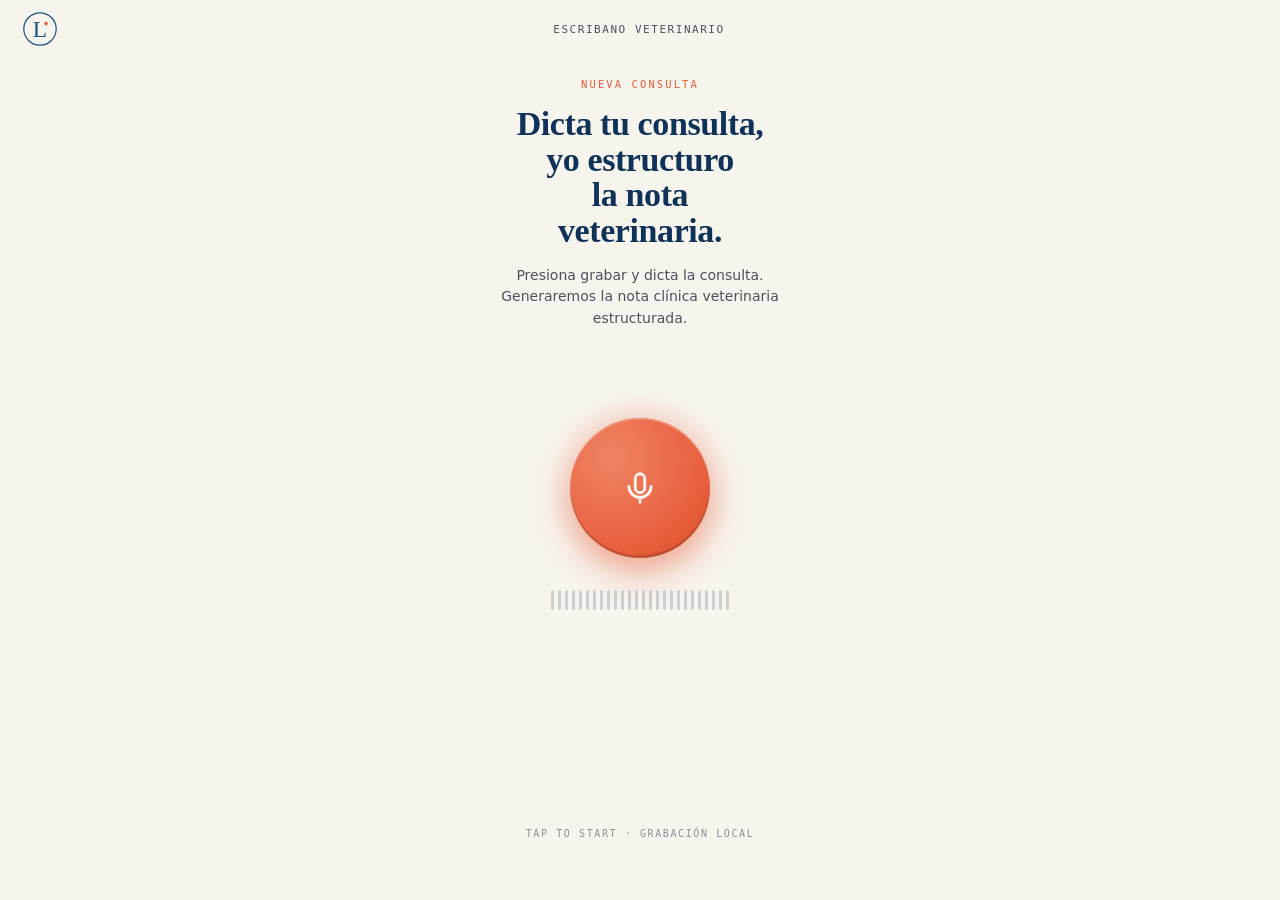
<file: docs/veterinaria/index.html>
<!doctype html>
<html lang="es">
<head>
  <meta charset="utf-8"/>
  <meta http-equiv="Content-Security-Policy" content="default-src 'self'; script-src 'self' 'unsafe-inline' https://gc.zgo.at; style-src 'self' 'unsafe-inline' https://fonts.googleapis.com; font-src https://fonts.gstatic.com; connect-src 'self' https://pediatra-scribe-api.lucandres.workers.dev https://aiandylatam.goatcounter.com; img-src 'self' data: https://aiandylatam.goatcounter.com; media-src 'self' blob:; object-src 'none'; base-uri 'self'; form-action 'self';"/>
  <meta name="viewport" content="width=device-width,initial-scale=1,viewport-fit=cover"/>
  <meta name="theme-color" content="#F7F4EE"/>
  <meta name="apple-mobile-web-app-capable" content="yes"/>
  <meta name="apple-mobile-web-app-status-bar-style" content="default"/>
  <meta name="apple-mobile-web-app-title" content="Escribano Veterinario"/>
  <meta name="description" content="Dicta tu consulta y recibe la nota clínica veterinaria al instante. Herramienta gratuita de Luciana."/>
  <title>Escribano Veterinario — Luciana</title>
  <link rel="manifest" href="manifest.json"/>
  <link rel="apple-touch-icon" href="../icons/icon-192.png"/>
  <link rel="preconnect" href="https://fonts.googleapis.com"/>
  <link rel="preconnect" href="https://fonts.gstatic.com" crossorigin/>
  <link href="https://fonts.googleapis.com/css2?family=DM+Serif+Display&family=DM+Sans:wght@400;500;600;700&family=JetBrains+Mono:wght@400;500&display=swap" rel="stylesheet"/>
  <!-- Analytics privacy-friendly (sin cookies) -->
  <script data-goatcounter="https://aiandylatam.goatcounter.com/count" async src="//gc.zgo.at/count.js"></script>
  <style>
    /* ─── BRAND TOKENS ─── */
    :root {
      --navy:        #1A4F82;
      --navy-deep:   #0F3259;
      --navy-darker: #0a223f;
      --coral:       #E85D3A;
      --coral-soft:  #F08465;
      --cream:       #F7F4EE;
      --cream-warm:  #EFE9DD;
      --cream-deep:  #E5DECF;
      --ink:         #1B1F26;
      --ink-soft:    #4A525E;
      --muted:       #8A8F99;
      --line:        rgba(15,50,89,0.10);
      --line-strong: rgba(15,50,89,0.18);
      --serif: 'DM Serif Display', Georgia, serif;
      --sans:  'DM Sans', system-ui, -apple-system, sans-serif;
      --mono:  'JetBrains Mono', ui-monospace, 'SFMono-Regular', monospace;
      --safe-top: env(safe-area-inset-top, 0px);
      --safe-bot: env(safe-area-inset-bottom, 0px);
      --btn-size: 140px;
    }
    *, *::before, *::after { box-sizing: border-box; -webkit-tap-highlight-color: transparent; margin: 0; padding: 0; }
    html, body { height: 100%; height: 100dvh; }
    body {
      font-family: var(--sans); color: var(--ink);
      background: var(--cream);
      -webkit-font-smoothing: antialiased;
      overflow: hidden;
    }
    button { font: inherit; color: inherit; border: none; cursor: pointer; background: none; }

    /* ─── APP SHELL ─── */
    #app {
      position: fixed; inset: 0;
      display: flex; flex-direction: column;
      background: var(--cream);
      padding-top: var(--safe-top);
      padding-bottom: var(--safe-bot);
    }
    .screen {
      position: absolute; inset: 0;
      display: flex; flex-direction: column;
      padding-top: calc(var(--safe-top) + 58px);
      padding-bottom: 8px;
      opacity: 0; pointer-events: none;
      transition: opacity .3s ease;
    }
    .screen.is-active { opacity: 1; pointer-events: auto; }

    /* ─── TOP BAR ─── */
    .topbar {
      position: absolute; top: var(--safe-top); left: 0; right: 0;
      height: 58px;
      display: flex; align-items: center; justify-content: space-between;
      padding: 0 22px;
      z-index: 10;
    }
    .brand-mark {
      width: 36px; height: 36px; flex-shrink: 0;
    }
    .brand-text {
      font-family: var(--mono); font-size: 11px;
      color: var(--ink-soft); letter-spacing: 0.14em;
    }
    .icon-btn {
      width: 38px; height: 38px; border-radius: 50%;
      background: rgba(15,50,89,0.06); color: var(--navy-deep);
      display: grid; place-items: center;
      transition: background .15s, transform .1s;
    }
    .icon-btn:active { transform: scale(0.93); background: rgba(15,50,89,0.12); }

    /* ─── EDITORIAL TYPOGRAPHY ─── */
    .eyebrow {
      font-family: var(--mono); font-size: 10.5px; letter-spacing: 0.2em;
      color: var(--coral); margin-bottom: 16px;
    }
    .eyebrow.muted { color: var(--ink-soft); }
    .display {
      font-family: var(--serif); font-size: 34px; line-height: 1.05;
      color: var(--navy-deep); letter-spacing: -0.012em;
    }
    .lede {
      font-family: var(--sans); font-size: 14px; line-height: 1.55;
      color: var(--ink-soft); margin-top: 16px; max-width: 300px;
      margin-left: auto; margin-right: auto;
    }

    /* ─── RECORD SCREEN ─── */
    .rec-head {
      padding: 20px 28px 0; text-align: center;
      min-height: 170px;
    }
    .rec-stage {
      flex: 1; position: relative;
      min-height: 290px;
    }

    /* Timer pill — always visible, fades in context */
    .timer-row {
      position: absolute; top: 8px; left: 50%;
      transform: translateX(-50%);
      display: inline-flex; align-items: center; gap: 10px;
      padding: 8px 16px; border-radius: 999px;
      background: rgba(15,50,89,0.06);
      transition: background .3s;
      white-space: nowrap;
    }
    body[data-rec="off"] .timer-row { opacity: 0; pointer-events: none; }
    body[data-rec="on"] .timer-row { background: rgba(232,93,58,0.10); }
    .timer-dot {
      width: 7px; height: 7px; border-radius: 50%;
      background: var(--muted); transition: background .3s;
    }
    body[data-rec="on"] .timer-dot {
      background: var(--coral);
      animation: dot-blink 1.1s ease-in-out infinite;
    }
    @keyframes dot-blink { 50% { opacity: 0.35; } }
    .timer-val {
      font-family: var(--mono); font-size: 13px; font-weight: 500;
      color: var(--navy-deep); letter-spacing: 0.05em;
      min-width: 44px; text-align: center;
      transition: color .3s;
    }
    body[data-rec="on"] .timer-val { color: var(--coral); }
    .timer-tag {
      font-family: var(--mono); font-size: 9.5px; letter-spacing: 0.16em;
      color: var(--muted); transition: color .3s;
    }
    body[data-rec="on"] .timer-tag { color: var(--coral); }

    /* Button group — fixed position, never reflows */
    .rec-btn-wrap {
      position: absolute; left: 50%; top: 80px;
      transform: translateX(-50%);
      width: calc(var(--btn-size) + 16px);
      height: calc(var(--btn-size) + 16px);
      display: grid; place-items: center;
      z-index: 2;
    }
    /* Ambient glow */
    .rec-glow {
      position: absolute; inset: -20px; border-radius: 50%;
      background: radial-gradient(circle, rgba(232,93,58,0.40) 0%, rgba(232,93,58,0) 68%);
      animation: breathe 3.2s ease-in-out infinite;
    }
    @keyframes breathe {
      0%,100% { transform: scale(0.92); opacity: 0.55; }
      50%      { transform: scale(1.10); opacity: 0.85; }
    }
    /* Halo rings */
    .halo {
      position: absolute; left: 50%; top: 50%;
      width: calc(var(--btn-size) * 1.55);
      height: calc(var(--btn-size) * 1.55);
      translate: -50% -50%;
      border-radius: 50%;
      border: 1.5px solid var(--coral); opacity: 0;
      animation: halo-emit 2.8s cubic-bezier(0.16,0.84,0.44,1) infinite;
      animation-play-state: paused;
    }
    body[data-rec="on"] .halo { animation-play-state: running; }
    .halo:nth-child(2) { animation-delay: 0.93s; }
    .halo:nth-child(3) { animation-delay: 1.86s; }
    @keyframes halo-emit {
      0%   { transform: scale(0.6); opacity: 0; border-width: 2.2px; }
      18%  { opacity: 0.55; }
      100% { transform: scale(2.2); opacity: 0; border-width: 0.6px; }
    }
    /* The button */
    .rec-btn {
      position: relative;
      width: var(--btn-size); height: var(--btn-size);
      border-radius: 50%; color: var(--cream);
      background: radial-gradient(circle at 30% 28%, #F08465 0%, #E85D3A 70%, #C84826 100%);
      box-shadow:
        0 14px 36px rgba(232,93,58,0.45),
        inset 0 -3px 0 rgba(0,0,0,0.14),
        inset 0 2px 0 rgba(255,255,255,0.18);
      transition: transform .35s cubic-bezier(.2,.8,.2,1), border-radius .35s cubic-bezier(.2,.8,.2,1);
      display: grid; place-items: center;
    }
    .rec-btn:active { transform: scale(0.96); }
    body[data-rec="on"] .rec-btn {
      border-radius: 30%;
      background: radial-gradient(circle at 30% 28%, #F08465 0%, #E85D3A 65%, #B83C1F 100%);
    }
    body[data-rec="paused"] .rec-btn {
      border-radius: 50%;
      background: radial-gradient(circle at 30% 28%, #6B90B8 0%, #1A4F82 70%, #0F3259 100%);
    }
    /* Icon cross-fade — 3 estados */
    .rec-icon {
      position: absolute; inset: 0;
      display: grid; place-items: center;
      transition: opacity .25s ease, transform .35s cubic-bezier(.2,.8,.2,1);
    }
    .rec-icon-mic   { opacity: 1; }
    .rec-icon-pause { opacity: 0; transform: scale(0.6); }
    .rec-icon-play  { opacity: 0; transform: scale(0.6); }

    body[data-rec="on"] .rec-icon-mic   { opacity: 0; transform: scale(0.7); }
    body[data-rec="on"] .rec-icon-pause { opacity: 1; transform: scale(1); }
    body[data-rec="on"] .rec-icon-play  { opacity: 0; transform: scale(0.6); }

    body[data-rec="paused"] .rec-icon-mic   { opacity: 0; transform: scale(0.7); }
    body[data-rec="paused"] .rec-icon-pause { opacity: 0; transform: scale(0.6); }
    body[data-rec="paused"] .rec-icon-play  { opacity: 1; transform: scale(1); }

    /* Botón Finalizar — en rec-foot, sin absoluto, sin layout shift */
    .btn-finalizar {
      display: inline-flex; align-items: center; gap: 8px;
      background: var(--navy-deep); color: var(--cream);
      font-family: var(--sans); font-size: 13px; font-weight: 600;
      padding: 11px 26px; border-radius: 999px;
      border: none; cursor: pointer;
      opacity: 0; pointer-events: none;
      transition: opacity .3s ease, background .3s ease;
      white-space: nowrap; margin-top: 10px;
    }
    body[data-rec="on"] .btn-finalizar,
    body[data-rec="paused"] .btn-finalizar {
      opacity: 1; pointer-events: auto;
    }
    body[data-rec="paused"] .btn-finalizar {
      background: var(--coral);
    }
    .stop-square {
      width: calc(var(--btn-size) * 0.32);
      height: calc(var(--btn-size) * 0.32);
      border-radius: calc(var(--btn-size) * 0.08);
      background: var(--cream);
    }

    /* Waveform */
    .wave {
      position: absolute; left: 50%; top: calc(80px + var(--btn-size) + 28px);
      transform: translateX(-50%);
      display: flex; align-items: center; gap: 4px;
      height: 44px; justify-content: center;
      opacity: 0.18; transition: opacity .5s ease;
      pointer-events: none;
    }
    body[data-rec="on"] .wave { opacity: 1; }
    .wave .bar {
      width: 3px; height: 20px;
      background: var(--navy-deep); border-radius: 2px;
      transform-origin: center;
      animation: wave-bar 1.2s ease-in-out infinite;
    }
    body[data-rec="on"] .wave .bar { background: var(--coral); }
    @keyframes wave-bar { 0%,100% { transform: scaleY(0.25); } 50% { transform: scaleY(1); } }

    /* Footer hint */
    .rec-foot { padding: 0 28px 6px; text-align: center; }
    .hint { font-family: var(--mono); font-size: 10px; color: var(--muted); letter-spacing: 0.16em; }

    /* ─── PROCESSING SCREEN ─── */
    .proc-head { padding: 20px 28px 0; text-align: center; }
    .proc-list { padding: 32px 28px 0; flex: 1; max-width: 360px; margin: 0 auto; width: 100%; }
    .proc-step {
      display: flex; align-items: center; gap: 16px;
      padding: 18px 0; border-bottom: 1px solid var(--line);
      opacity: 0.35; transition: opacity .35s ease;
    }
    .proc-step.is-active, .proc-step.is-done { opacity: 1; }
    .proc-step .ind { width: 26px; height: 26px; flex-shrink: 0; position: relative; }
    .proc-step .ring-idle, .proc-step .ring-active, .proc-step .check {
      position: absolute; inset: 2px; opacity: 0; transition: opacity .25s;
    }
    .proc-step .ring-idle  { border: 2px solid var(--line-strong); border-radius: 50%; opacity: 1; }
    .proc-step.is-active .ring-idle  { opacity: 0; }
    .proc-step.is-active .ring-active { opacity: 1; }
    .proc-step.is-done .ring-idle     { opacity: 0; }
    .proc-step.is-done .check         { opacity: 1; }
    .proc-step .ring-active {
      border: 2px solid var(--navy); border-top-color: transparent;
      border-radius: 50%; animation: spin .8s linear infinite;
    }
    @keyframes spin { to { transform: rotate(360deg); } }
    .proc-step .label {
      font-family: var(--sans); font-size: 16px; font-weight: 500; color: var(--ink-soft);
    }
    .proc-step.is-active .label, .proc-step.is-done .label { color: var(--ink); font-weight: 600; }

    /* ─── RESULT SCREEN ─── */
    .result-nav {
      display: flex; align-items: center; justify-content: space-between;
      padding: 4px 22px 12px;
    }
    .result-date {
      font-family: var(--mono); font-size: 10px; color: var(--muted);
      letter-spacing: 0.1em;
    }
    .result-head { padding: 4px 28px 16px; }
    .patient-name {
      font-family: var(--serif); font-size: 28px; line-height: 1.08;
      color: var(--navy-deep); letter-spacing: -0.01em;
    }
    .patient-meta {
      display: flex; gap: 10px; margin-top: 6px; flex-wrap: wrap;
      font-family: var(--mono); font-size: 11px; color: var(--ink-soft);
      letter-spacing: 0.05em;
    }
    .patient-meta .sep { color: var(--line-strong); }

    .body-scroll {
      flex: 1; overflow-y: auto; padding: 8px 28px 20px;
      scrollbar-width: none;
    }
    .body-scroll::-webkit-scrollbar { display: none; }

    /* SOAP sections */
    .soap-section {
      padding: 18px 0; border-bottom: 1px solid var(--line);
      opacity: 0; transform: translateY(20px);
      transition: opacity .55s cubic-bezier(.2,.7,.2,1), transform .55s cubic-bezier(.2,.7,.2,1);
    }
    .soap-section.is-visible { opacity: 1; transform: translateY(0); }
    .soap-section:last-of-type { border-bottom: none; }
    .soap-marker { display: flex; align-items: baseline; gap: 14px; margin-bottom: 10px; }
    .soap-letter {
      font-family: var(--serif); font-size: 28px; line-height: 1;
      color: var(--coral); letter-spacing: -0.01em;
    }
    .soap-label {
      font-family: var(--mono); font-size: 10px; letter-spacing: 0.16em;
      color: var(--ink-soft); text-transform: uppercase; margin-bottom: 3px;
    }
    .soap-summary {
      font-family: var(--serif); font-size: 17px; line-height: 1.3;
      color: var(--navy-deep); letter-spacing: -0.005em;
    }
    .soap-body { padding-left: 42px; }
    .soap-body p {
      font-family: var(--sans); font-size: 14.5px; line-height: 1.6;
      color: var(--ink); margin: 0 0 10px;
    }
    .soap-body .nc { color: var(--muted); font-style: italic; }
    body.is-editing .soap-body p {
      background: rgba(232,93,58,0.06); padding: 7px 10px;
      border-radius: 6px; border-left: 2px solid var(--coral);
    }

    /* CTA footnote */
    .cta {
      display: flex; flex-direction: column; gap: 3px;
      margin: 24px 0 8px; padding: 14px 0 0;
      border-top: 1px solid var(--line);
      text-decoration: none; color: var(--ink);
      opacity: 0; transform: translateY(20px);
      transition: opacity .55s cubic-bezier(.2,.7,.2,1), transform .55s cubic-bezier(.2,.7,.2,1);
    }
    .cta.is-visible { opacity: 1; transform: translateY(0); }
    .cta-eyebrow {
      font-family: var(--mono); font-size: 9px; color: var(--muted);
      letter-spacing: 0.18em;
    }
    .cta h3 {
      font-family: var(--sans); font-size: 13px; line-height: 1.4;
      font-weight: 500; color: var(--ink);
    }
    .cta-link {
      display: inline-flex; align-items: center; gap: 5px;
      font-family: var(--mono); font-size: 11px; font-weight: 500;
      color: var(--navy); letter-spacing: 0.04em;
      margin-top: 1px; transition: color .2s;
    }
    .cta:hover .cta-link { color: var(--coral); }

    /* Actions bar */
    .actions {
      display: flex; gap: 10px;
      padding: 14px 22px calc(16px + var(--safe-bot));
      border-top: 1px solid var(--line);
      background: var(--cream);
    }
    .btn {
      flex: 1; height: 50px; border-radius: 14px;
      font-family: var(--sans); font-size: 14px; font-weight: 600;
      display: flex; align-items: center; justify-content: center; gap: 8px;
      transition: transform .1s, opacity .15s;
    }
    .btn:active { transform: scale(0.97); }
    .btn-ghost {
      background: transparent; color: var(--navy-deep);
      box-shadow: inset 0 0 0 1.5px var(--line-strong);
    }
    .btn-primary {
      background: var(--coral); color: var(--cream);
      box-shadow: 0 6px 18px rgba(232,93,58,0.32);
    }
    .btn.copied { background: #16a34a; color: white; box-shadow: none; }

    /* Toast */
    .toast {
      position: fixed; left: 50%; bottom: calc(80px + var(--safe-bot));
      transform: translateX(-50%) translateY(8px);
      background: rgba(15,34,63,0.92); color: var(--cream);
      padding: 12px 20px; border-radius: 16px;
      font-family: var(--sans); font-size: 13px; font-weight: 500;
      box-shadow: 0 10px 30px rgba(0,0,0,0.18);
      opacity: 0; pointer-events: none; z-index: 100;
      transition: opacity .25s ease, transform .25s ease;
      width: calc(100vw - 48px); max-width: 340px;
      text-align: center; line-height: 1.45;
    }
    .toast.is-visible { opacity: 1; transform: translateX(-50%) translateY(0); }

    /* ─── PRINT / PDF ─── */
    @media print {
      @page {
        size: A4;
        margin: 20mm 18mm;
      }

      /* Ocultar todo excepto el contenido de la nota */
      body { background: white !important; overflow: visible !important; }
      #app { position: static !important; overflow: visible !important; }
      .screen { position: static !important; opacity: 1 !important; pointer-events: auto !important; display: none !important; }
      .screen[data-screen="result"] { display: flex !important; flex-direction: column !important; padding: 0 !important; }
      .topbar, .actions, .toast, [data-screen="record"], [data-screen="processing"] { display: none !important; }

      /* Header de impresión */
      #print-header { display: block !important; }

      /* Contenido */
      .result-head { padding: 0 0 12px !important; border-bottom: 1.5px solid #1A4F82; margin-bottom: 4px; }
      .patient-name { font-size: 22px !important; }
      .body-scroll {
        overflow: visible !important; flex: none !important;
        padding: 0 !important; height: auto !important;
      }
      .soap-section {
        opacity: 1 !important; transform: none !important;
        page-break-inside: avoid;
        padding: 14px 0 !important;
      }
      .soap-letter { font-size: 22px !important; }
      .soap-summary { font-size: 15px !important; }
      .soap-body p { font-size: 13px !important; margin-bottom: 6px !important; }
      .soap-body .nc { color: #aaa !important; }
      .cta { display: none !important; }
      details { display: none !important; }

      /* Footer de impresión */
      #print-footer { display: block !important; }
    }

    /* Elementos solo visibles en impresión */
    #print-header, #print-footer { display: none; }
  </style>
</head>
<body data-rec="off">
<div id="app">

  <!-- ════ RECORD ════ -->
  <section class="screen is-active" data-screen="record">
    <header class="topbar">
      <a href="https://lucianaia.com/" target="_blank" rel="noopener" aria-label="Luciana" style="display:flex;align-items:center;">
        <svg class="brand-mark" viewBox="0 0 120 120" aria-hidden="true">
          <circle cx="60" cy="60" r="54" fill="none" stroke="#1A4F82" stroke-width="4"/>
          <text x="60" y="86" text-anchor="middle" font-family="'DM Serif Display',Georgia,serif" font-size="78" fill="#1A4F82">L</text>
          <circle cx="80" cy="42" r="6" fill="#E85D3A"/>
        </svg>
      </a>
      <div class="brand-text">ESCRIBANO VETERINARIO</div>
      <div style="width:38px;height:38px"></div>
    </header>

    <div class="rec-head">
      <div class="eyebrow" id="rec-eyebrow">NUEVA CONSULTA</div>
      <h1 class="display" id="rec-title">Dicta tu consulta,<br/>yo estructuro<br/>la nota<br/>veterinaria.</h1>
      <p class="lede" id="rec-lede">Presiona grabar y dicta la consulta. Generaremos la nota clínica veterinaria estructurada.</p>
    </div>

    <div class="rec-stage">
      <div class="timer-row">
        <span class="timer-dot"></span>
        <span class="timer-val" id="rec-timer">00:00</span>
        <span class="timer-tag" id="rec-tag">LISTO</span>
      </div>

      <div class="rec-btn-wrap">
        <span class="halo"></span>
        <span class="halo"></span>
        <span class="halo"></span>
        <span class="rec-glow" aria-hidden="true"></span>
        <button class="rec-btn" id="btn-record" aria-label="Grabar consulta">
          <span class="rec-icon rec-icon-mic">
            <svg width="38" height="38" viewBox="0 0 24 24" fill="none" stroke="currentColor" stroke-width="1.8" stroke-linecap="round"><rect x="9" y="3" width="6" height="12" rx="3"/><path d="M5 11a7 7 0 0 0 14 0M12 18v3"/></svg>
          </span>
          <span class="rec-icon rec-icon-pause">
            <svg width="32" height="32" viewBox="0 0 24 24" fill="currentColor"><rect x="6" y="5" width="4" height="14" rx="1.5"/><rect x="14" y="5" width="4" height="14" rx="1.5"/></svg>
          </span>
          <span class="rec-icon rec-icon-play">
            <svg width="32" height="32" viewBox="0 0 24 24" fill="currentColor"><path d="M8 5.14v14l11-7-11-7z"/></svg>
          </span>
        </button>
      </div>

      <div class="wave" id="wave" aria-hidden="true"></div>
    </div>

    <div class="rec-foot" style="display:flex;flex-direction:column;align-items:center;position:relative;z-index:10;">
      <div class="hint" id="rec-hint">TAP TO START · GRABACIÓN LOCAL</div>
      <button class="btn-finalizar" id="btn-finalizar">
        Finalizar consulta
        <svg width="13" height="13" viewBox="0 0 24 24" fill="none" stroke="currentColor" stroke-width="2.2" stroke-linecap="round"><path d="M5 12h14M13 5l7 7-7 7"/></svg>
      </button>
    </div>
  </section>

  <!-- ════ PROCESSING ════ -->
  <section class="screen" data-screen="processing">
    <header class="topbar">
      <a href="https://lucianaia.com/" target="_blank" rel="noopener" style="display:flex;align-items:center;">
        <svg class="brand-mark" viewBox="0 0 120 120">
          <circle cx="60" cy="60" r="54" fill="none" stroke="#1A4F82" stroke-width="4"/>
          <text x="60" y="86" text-anchor="middle" font-family="'DM Serif Display',Georgia,serif" font-size="78" fill="#1A4F82">L</text>
          <circle cx="80" cy="42" r="6" fill="#E85D3A"/>
        </svg>
      </a>
      <div class="brand-text">PROCESANDO</div>
      <div style="width:38px"></div>
    </header>

    <div class="proc-head" style="padding-top:28px;">
      <div class="eyebrow muted" id="proc-eyebrow">PROCESANDO · 00:00</div>
      <h1 class="display">Escribiendo<br/>tu nota.</h1>
    </div>

    <div class="proc-list">
      <div class="proc-step" data-step="0">
        <div class="ind">
          <div class="ring-idle"></div>
          <div class="ring-active"></div>
          <svg class="check" width="24" height="24" viewBox="0 0 24 24" fill="none" stroke="var(--coral)" stroke-width="2" stroke-linecap="round"><circle cx="12" cy="12" r="10"/><path d="M7 12l3 3 7-7"/></svg>
        </div>
        <div class="label">Transcribiendo audio</div>
      </div>
      <div class="proc-step" data-step="1">
        <div class="ind">
          <div class="ring-idle"></div>
          <div class="ring-active"></div>
          <svg class="check" width="24" height="24" viewBox="0 0 24 24" fill="none" stroke="var(--coral)" stroke-width="2" stroke-linecap="round"><circle cx="12" cy="12" r="10"/><path d="M7 12l3 3 7-7"/></svg>
        </div>
        <div class="label">Analizando procedimiento clínico</div>
      </div>
      <div class="proc-step" data-step="2">
        <div class="ind">
          <div class="ring-idle"></div>
          <div class="ring-active"></div>
          <svg class="check" width="24" height="24" viewBox="0 0 24 24" fill="none" stroke="var(--coral)" stroke-width="2" stroke-linecap="round"><circle cx="12" cy="12" r="10"/><path d="M7 12l3 3 7-7"/></svg>
        </div>
        <div class="label">Estructurando nota veterinaria</div>
      </div>
    </div>
  </section>

  <!-- ════ RESULT ════ -->
  <section class="screen" data-screen="result">
    <header class="topbar">
      <a href="https://lucianaia.com/" target="_blank" rel="noopener" style="display:flex;align-items:center;">
        <svg class="brand-mark" viewBox="0 0 120 120">
          <circle cx="60" cy="60" r="54" fill="none" stroke="#1A4F82" stroke-width="4"/>
          <text x="60" y="86" text-anchor="middle" font-family="'DM Serif Display',Georgia,serif" font-size="78" fill="#1A4F82">L</text>
          <circle cx="80" cy="42" r="6" fill="#E85D3A"/>
        </svg>
      </a>
      <div class="brand-text" id="result-date-label">NOTA SOAP</div>
      <button class="icon-btn" id="btn-edit" aria-label="Editar">
        <svg width="15" height="15" viewBox="0 0 24 24" fill="none" stroke="currentColor" stroke-width="1.8" stroke-linecap="round"><path d="M12 20h9M16.5 3.5a2.121 2.121 0 1 1 3 3L7 19l-4 1 1-4z"/></svg>
      </button>
    </header>

    <!-- Header solo visible al imprimir -->
    <div id="print-header" style="margin-bottom:16px;">
      <div style="display:flex;align-items:center;justify-content:space-between;padding-bottom:10px;border-bottom:2px solid #1A4F82;margin-bottom:14px;">
        <div>
          <div style="font-family:'DM Serif Display',Georgia,serif;font-size:20px;color:#0F3259;letter-spacing:-0.01em;">Escribano Veterinario</div>
        </div>
        <div style="font-family:'JetBrains Mono',monospace;font-size:10px;color:#8A8F99;letter-spacing:0.08em;" id="print-date"></div>
      </div>
      <div style="font-family:'JetBrains Mono',monospace;font-size:9px;color:#8A8F99;letter-spacing:0.18em;margin-bottom:6px;">NOTA DE CONSULTA VETERINARIA</div>
    </div>

    <div class="result-head">
      <h1 class="patient-name" id="res-nombre">—</h1>
      <div class="patient-meta" id="res-meta"></div>
    </div>

    <div class="body-scroll" id="body-scroll"></div>

    <!-- Footer solo visible al imprimir -->
    <div id="print-footer" style="margin-top:20px;padding-top:10px;border-top:1px solid rgba(15,50,89,0.12);display:flex;justify-content:space-between;align-items:center;">
      <div style="font-family:'JetBrains Mono',monospace;font-size:8px;color:#aaa;letter-spacing:0.1em;">
        Generado con Escribano Veterinario · lucianaia.com<br/>
        Este documento es un apoyo clínico. No sustituye el expediente oficial.
      </div>
      <div style="font-family:'DM Serif Display',serif;font-size:13px;color:#1A4F82;">
        L<span style="display:inline-block;width:4px;height:4px;border-radius:50%;background:#E85D3A;vertical-align:super;margin-left:1px;"></span>
      </div>
    </div>

    <div class="actions">
      <button class="btn btn-ghost" id="btn-back">
        <svg width="16" height="16" viewBox="0 0 24 24" fill="none" stroke="currentColor" stroke-width="2" stroke-linecap="round"><path d="M15 18l-6-6 6-6"/></svg>
        Nueva
      </button>
      <button class="btn btn-ghost" id="btn-copy">
        <svg width="15" height="15" viewBox="0 0 24 24" fill="none" stroke="currentColor" stroke-width="1.8" stroke-linecap="round" stroke-linejoin="round"><rect x="9" y="9" width="13" height="13" rx="2"/><path d="M5 15V5a2 2 0 0 1 2-2h10"/></svg>
        <span id="btn-copy-label">Copiar</span>
      </button>
      <button class="btn btn-ghost" id="btn-word" style="flex:1.2;">
        <svg width="15" height="15" viewBox="0 0 24 24" fill="none" stroke="currentColor" stroke-width="1.8" stroke-linecap="round" stroke-linejoin="round"><path d="M14 2H6a2 2 0 0 0-2 2v16a2 2 0 0 0 2 2h12a2 2 0 0 0 2-2V8z"/><polyline points="14 2 14 8 20 8"/><line x1="16" y1="13" x2="8" y2="13"/><line x1="16" y1="17" x2="8" y2="17"/><polyline points="10 9 9 9 8 9"/></svg>
        Word
      </button>
      <button class="btn btn-primary" id="btn-pdf">
        <svg width="15" height="15" viewBox="0 0 24 24" fill="none" stroke="currentColor" stroke-width="1.8" stroke-linecap="round" stroke-linejoin="round"><path d="M12 3v12m0 0l-4-4m4 4l4-4M5 21h14"/></svg>
        PDF
      </button>
    </div>
  </section>

  <div class="toast" id="toast"></div>
</div>

<script>
// ─── CONFIG ───────────────────────────────────────────────────────────────────
const WORKER_URL = "https://pediatra-scribe-api.lucandres.workers.dev";
const TIPO = "veterinario";
const MAX_MINUTES = 60;
const WARN_MINUTES = 55;

// ─── STATE ────────────────────────────────────────────────────────────────────
const state = {
  recording: false,
  elapsed: 0,
  timerId: null,
  mediaRecorder: null,
  audioChunks: [],
  audioBlob: null,
  audioCtx: null,
  analyser: null,
  vizRAF: null,
  notaJson: null,
  transcripcion: "",
  editing: false,
};

// ─── HELPERS ──────────────────────────────────────────────────────────────────
const $ = id => document.getElementById(id);
const $$ = s => Array.from(document.querySelectorAll(s));
const fmt = s => `${String(Math.floor(s/60)).padStart(2,'0')}:${String(s%60).padStart(2,'0')}`;

// Escapa HTML para prevenir XSS en valores que vienen del LLM/transcripción.
const esc = s => {
  if (s === null || s === undefined) return '';
  return String(s)
    .replace(/&/g, '&amp;')
    .replace(/</g, '&lt;')
    .replace(/>/g, '&gt;')
    .replace(/"/g, '&quot;')
    .replace(/'/g, '&#39;');
};

const showScreen = name => {
  $$('.screen').forEach(el => el.classList.toggle('is-active', el.dataset.screen === name));
};

const showToast = msg => {
  const t = $('toast');
  t.textContent = msg;
  t.classList.add('is-visible');
  clearTimeout(t._tid);
  t._tid = setTimeout(() => t.classList.remove('is-visible'), 2200);
};

const showError = msg => showToast('⚠️ ' + msg);

// ─── WAVEFORM ─────────────────────────────────────────────────────────────────
const waveEl = $('wave');
for (let i = 0; i < 26; i++) {
  const b = document.createElement('span');
  b.className = 'bar';
  b.style.animationDelay = `${(i * 0.06).toFixed(2)}s`;
  b.style.animationDuration = `${(0.9 + (i % 5) * 0.12).toFixed(2)}s`;
  waveEl.appendChild(b);
}

// ─── RECORDING UI STATE ───────────────────────────────────────────────────────
const setRecUI = on => {
  document.body.dataset.rec = on ? 'on' : 'off';
  const title = $('rec-title');
  const lede  = $('rec-lede');
  const hint  = $('rec-hint');
  const tag   = $('rec-tag');
  if (on) {
    title.innerHTML = 'Escuchando<br/>cada palabra.';
    lede.textContent = 'El dictado se transcribe en servidores externos (EE.UU.) y no se almacena en nuestros sistemas.';
    hint.textContent = 'TOCA PARA PAUSAR';
    tag.textContent = 'GRABANDO';
  } else {
    title.innerHTML = 'Dicta tu consulta,<br/>yo estructuro<br/>la nota<br/>veterinaria.';
    lede.textContent = 'Presiona grabar y dicta la consulta. Generaremos la nota clínica veterinaria estructurada.';
    hint.textContent = 'TAP TO START · GRABACIÓN LOCAL';
    tag.textContent = 'LISTO';
  }
};

// ─── TIMER ────────────────────────────────────────────────────────────────────
const startTimer = () => {
  state.timerId = setInterval(() => {
    state.elapsed++;
    $('rec-timer').textContent = fmt(state.elapsed);
    if (state.elapsed >= WARN_MINUTES * 60) {
      $('rec-tag').textContent = 'CERRANDO';
    }
    if (state.elapsed >= MAX_MINUTES * 60) {
      showToast(`Grabación detenida al llegar a ${MAX_MINUTES} min`);
      stopRecording();
    }
  }, 1000);
};
const stopTimer = () => { clearInterval(state.timerId); state.timerId = null; };

// ─── AUDIO VISUALIZER ─────────────────────────────────────────────────────────
const startViz = stream => {
  try {
    state.audioCtx = new (window.AudioContext || window.webkitAudioContext)();
    const src = state.audioCtx.createMediaStreamSource(stream);
    state.analyser = state.audioCtx.createAnalyser();
    state.analyser.fftSize = 64;
    src.connect(state.analyser);
    const bars = waveEl.querySelectorAll('.bar');
    const data = new Uint8Array(state.analyser.frequencyBinCount);
    const draw = () => {
      state.vizRAF = requestAnimationFrame(draw);
      state.analyser.getByteFrequencyData(data);
      bars.forEach((b, i) => {
        const v = data[Math.floor(i / bars.length * data.length)] || 0;
        b.style.height = `${Math.max(3, Math.round(v / 255 * 36))}px`;
      });
    };
    draw();
  } catch(e) { /* AudioContext not critical */ }
};

const stopViz = () => {
  cancelAnimationFrame(state.vizRAF);
  if (state.audioCtx) { state.audioCtx.close().catch(()=>{}); state.audioCtx = null; }
};

// ─── MEDIA RECORDER ───────────────────────────────────────────────────────────
const getBestMime = () =>
  ['audio/webm;codecs=opus','audio/ogg;codecs=opus','audio/webm','audio/mp4']
  .find(t => MediaRecorder.isTypeSupported(t)) || '';

const startRecording = async () => {
  let stream;
  try {
    stream = await navigator.mediaDevices.getUserMedia({
      audio: { channelCount:1, sampleRate:16000, echoCancellation:true, noiseSuppression:true }
    });
  } catch(err) {
    showError(err.name === 'NotAllowedError'
      ? 'Permiso de micrófono denegado'
      : 'No se pudo acceder al micrófono');
    return;
  }

  const mime = getBestMime();
  const opts = { audioBitsPerSecond: 16000 };
  if (mime) opts.mimeType = mime;
  try { state.mediaRecorder = new MediaRecorder(stream, opts); }
  catch { state.mediaRecorder = new MediaRecorder(stream); }

  state.audioChunks = [];
  state.mediaRecorder.ondataavailable = e => { if (e.data.size > 0) state.audioChunks.push(e.data); };
  state.mediaRecorder.onstop = onRecordingStop;
  state.mediaRecorder.start(1000);
  state.recording = true;

  setRecUI(true);
  startTimer();
  startViz(stream);

  // Update eyebrow with date
  const now = new Date();
  $('rec-eyebrow').textContent = `GRABANDO · ${now.toLocaleDateString('es-MX',{day:'2-digit',month:'short',year:'numeric'}).toUpperCase()}`;
};

const stopRecording = () => {
  if (!state.mediaRecorder) return;
  if (state.mediaRecorder.state === 'inactive') return;
  state.mediaRecorder.stop();
  state.mediaRecorder.stream.getTracks().forEach(t => t.stop());
  state.recording = false;
  stopTimer();
  stopViz();
};

const onRecordingStop = () => {
  const mime = state.mediaRecorder?.mimeType || 'audio/webm';
  state.audioBlob = new Blob(state.audioChunks, { type: mime });
  setRecUI(false);

  // Transition to processing
  $('proc-eyebrow').textContent = `PROCESANDO · ${fmt(state.elapsed)}`;
  showScreen('processing');
  processAudio();
};

// ─── BTN RECORD — graba / pausa / reanuda ────────────────────────────────────
$('btn-record').addEventListener('click', () => {
  if (!state.recording && document.body.dataset.rec === 'off') {
    startRecording();
  } else if (state.recording && document.body.dataset.rec === 'on') {
    pauseRecording();
  } else if (document.body.dataset.rec === 'paused') {
    resumeRecording();
  }
});

// ─── BTN FINALIZAR ────────────────────────────────────────────────────────────
$('btn-finalizar').addEventListener('click', () => stopRecording());

const pauseRecording = () => {
  if (!state.mediaRecorder) return;
  state.mediaRecorder.pause();
  stopTimer();
  stopViz();
  document.body.dataset.rec = 'paused';
  $('rec-title').innerHTML = 'Pausada.';
  $('rec-lede').textContent = 'Toca para reanudar — o finaliza para generar la nota.';
  $('rec-hint').textContent = 'TOCA PARA REANUDAR';
  $('rec-tag').textContent = 'PAUSADA';
};

const resumeRecording = () => {
  if (!state.mediaRecorder) return;
  state.mediaRecorder.resume();
  document.body.dataset.rec = 'on';
  $('rec-title').innerHTML = 'Escuchando<br/>cada palabra.';
  $('rec-lede').textContent = 'El dictado se transcribe en servidores externos (EE.UU.) y no se almacena en nuestros sistemas.';
  $('rec-hint').textContent = 'TOCA PARA PAUSAR';
  $('rec-tag').textContent = 'GRABANDO';
  // Reiniciar timer y visualizador (usa mismo state.timerId para que stopTimer lo limpie)
  startTimer();
  if (state.mediaRecorder?.stream) startViz(state.mediaRecorder.stream);
};

// ─── PROCESSING — Real API call ───────────────────────────────────────────────
const runProcessingUI = (realDone) => {
  const steps = $$('.proc-step');
  steps.forEach(s => s.classList.remove('is-active','is-done'));
  steps[0].classList.add('is-active');

  // Animate steps visually while waiting for real API
  let i = 0;
  const tick = () => {
    steps[i].classList.remove('is-active');
    steps[i].classList.add('is-done');
    i++;
    if (i < steps.length) {
      steps[i].classList.add('is-active');
    }
  };
  // Step 1 after ~3s, step 2 after the API responds
  const t1 = setTimeout(() => tick(), 3000);
  const t2 = setTimeout(() => { if (i < steps.length) tick(); }, 8000);

  // When API finishes, mark all done and show result
  realDone.then(nota => {
    clearTimeout(t1); clearTimeout(t2);
    steps.forEach(s => { s.classList.remove('is-active'); s.classList.add('is-done'); });
    state.notaJson = nota;
    setTimeout(() => {
      renderResult(nota);
      showScreen('result');
    }, 500);
  }).catch(err => {
    clearTimeout(t1); clearTimeout(t2);
    showScreen('record');
    showError(err.message || 'Error al procesar. Intenta de nuevo.');
  });
};

const processAudio = async () => {
  if (!state.audioBlob) { showError('No hay audio grabado.'); return; }

  const realDoneResolver = {};
  const realDone = new Promise((res, rej) => {
    realDoneResolver.resolve = res;
    realDoneResolver.reject = rej;
  });

  runProcessingUI(realDone);

  const form = new FormData();
  form.append('audio', state.audioBlob, 'consulta.webm');
  form.append('tipo', TIPO);

  let data;
  try {
    const res = await fetch(WORKER_URL, { method:'POST', body:form });
    data = await res.json();
  } catch {
    realDoneResolver.reject(new Error('No se pudo conectar al servidor.'));
    return;
  }

  if (!data.ok) {
    realDoneResolver.reject(new Error(data.error || 'Error en el servidor.'));
    return;
  }

  state.transcripcion = data.transcripcion || '';

  // Parse SOAP JSON
  let nota = tryJSON(data.soap);
  if (!nota) {
    const s = (data.soap||'').replace(/^[\s\S]*?```(?:json)?\s*/i,'').replace(/\s*```[\s\S]*$/i,'').trim();
    nota = tryJSON(s);
  }
  if (!nota) {
    const f = (data.soap||'').indexOf('{'), l = (data.soap||'').lastIndexOf('}');
    if (f !== -1 && l > f) nota = tryJSON((data.soap||'').slice(f, l+1));
  }
  if (!nota) {
    realDoneResolver.reject(new Error('La nota generada no tiene formato válido.'));
    return;
  }

  realDoneResolver.resolve(nota);
};

const tryJSON = s => { try { return s ? JSON.parse(s.trim()) : null; } catch { return null; } };

// ─── RENDER RESULT — VETERINARIO ─────────────────────────────────────────────
const nc = v => (v !== null && v !== undefined && v !== '' && v !== 'No consignado') ? v : null;

const campo = (label, val) => val
  ? `<p><strong style="font-size:10px;letter-spacing:.08em;color:var(--ink-soft);font-family:var(--mono);text-transform:uppercase;">${esc(label)}</strong><br/>${esc(val)}</p>`
  : `<p class="nc">${esc(label)}: No consignado</p>`;

// El parámetro `contenido` ya viene escapado (lo construyó campo() o el bloque receta)
const seccion = (letra, titulo, contenido) => `
  <section class="soap-section">
    <div class="soap-marker">
      <div class="soap-letter" style="font-size:${letra.length>1?'16px':'28px'}">${esc(letra)}</div>
      <div>
        <div class="soap-label">${esc(titulo)}</div>
        <div class="soap-summary">${esc(titulo)}</div>
      </div>
    </div>
    <div class="soap-body">${contenido}</div>
  </section>`;

const renderResult = nota => {
  const p = nota.paciente || {};
  $('res-nombre').textContent = nc(p.nombre) || 'Paciente';
  const meta = [nc(p.especie), nc(p.raza), nc(p.edad), nc(p.sexo), nc(p.peso),
                nc(nota.dueno_tutor) ? `Tutor: ${nc(nota.dueno_tutor)}` : null].filter(Boolean);
  $('res-meta').innerHTML = meta.map((m,i) => i < meta.length-1
    ? `<span>${esc(m)}</span><span class="sep">·</span>` : `<span>${esc(m)}</span>`).join('');
  $('result-date-label').textContent = `NOTA VETERINARIA · ${new Date().toLocaleDateString('es-MX',{day:'2-digit',month:'short',year:'numeric'}).toUpperCase()}`;

  const scroll = $('body-scroll');
  const sv = nota.signos_vitales || {};

  const secciones = [
    seccion('🐾', 'PACIENTE', [
      campo('Nombre', nc(p.nombre)),
      campo('Especie', nc(p.especie)),
      campo('Raza', nc(p.raza)),
      campo('Edad', nc(p.edad)),
      campo('Sexo', nc(p.sexo)),
      campo('Peso', nc(p.peso)),
      campo('Color / seña particular', nc(p.color_o_sena_particular)),
      campo('Dueño / tutor', nc(nota.dueno_tutor)),
    ].join('')),
    seccion('S', 'SUBJETIVO', [
      campo('Motivo de consulta', nc(nota.motivo_consulta)),
      campo('Anamnesis', nc(nota.anamnesis)),
    ].join('')),
    seccion('O', 'OBJETIVO', [
      campo('Exploración física', nc(nota.exploracion_fisica)),
      campo('Frecuencia cardiaca', nc(sv.frecuencia_cardiaca)),
      campo('Frecuencia respiratoria', nc(sv.frecuencia_respiratoria)),
      campo('Temperatura', nc(sv.temperatura)),
      campo('TLLC', nc(sv.tllc)),
      campo('Mucosas', nc(sv.mucosas)),
    ].join('')),
    seccion('A', 'ANÁLISIS', [
      campo('Diagnóstico presuntivo', nc(nota.diagnostico_presuntivo)),
      campo('Estudios solicitados', nc(nota.estudios_solicitados)),
    ].join('')),
    seccion('P', 'PLAN', [
      campo('Plan terapéutico', nc(nota.plan_terapeutico)),
      campo('Indicaciones al dueño', nc(nota.indicaciones_dueno)),
      campo('Próxima cita', nc(nota.proxima_cita)),
    ].join('')),
  ];

  // Receta — validar array
  if (Array.isArray(nota.receta) && nota.receta.length > 0) {
    const items = nota.receta.map(r => {
      if (!r || typeof r !== 'object') return '';
      const partes = [r.medicamento, r.concentracion, r.via, r.dosis, r.frecuencia, r.duracion, r.indicacion_especial].filter(Boolean).join(' · ');
      return partes ? `<p>${esc(partes)}</p>` : '';
    }).join('');
    if (items) secciones.push(seccion('💊', 'RECETA', items));
  }

  // Vacunas aplicadas
  if (Array.isArray(nota.vacunas_aplicadas) && nota.vacunas_aplicadas.length > 0) {
    const items = nota.vacunas_aplicadas.map(v => {
      if (!v || typeof v !== 'object') return '';
      const partes = [v.nombre, v.marca, v.lote ? `Lote ${v.lote}` : null, v.fecha_proxima ? `Próxima: ${v.fecha_proxima}` : null].filter(Boolean).join(' · ');
      return partes ? `<p>${esc(partes)}</p>` : '';
    }).join('');
    if (items) secciones.push(seccion('💉', 'VACUNAS APLICADAS', items));
  }

  // Desparasitación
  const desp = nota.desparasitacion || {};
  if (desp.producto || desp.via || desp.fecha_proxima) {
    secciones.push(seccion('🪱', 'DESPARASITACIÓN', [
      campo('Producto', nc(desp.producto)),
      campo('Vía', nc(desp.via)),
      campo('Próxima', nc(desp.fecha_proxima)),
    ].join('')));
  }

  // Recordatorios automáticos
  if (Array.isArray(nota.recordatorios_automaticos) && nota.recordatorios_automaticos.length > 0) {
    const items = nota.recordatorios_automaticos.map(r => {
      if (!r || typeof r !== 'object') return '';
      const partes = [r.tipo, r.fecha_objetivo, r.detalle].filter(Boolean).join(' · ');
      return partes ? `<p>${esc(partes)}</p>` : '';
    }).join('');
    if (items) secciones.push(seccion('🔔', 'RECORDATORIOS', items));
  }

  scroll.innerHTML = secciones.join('');

  // Transcripción colapsable
  if (state.transcripcion) {
    scroll.innerHTML += `
      <details style="padding:18px 0;border-top:1px solid var(--line)">
        <summary style="cursor:pointer;font-family:var(--mono);font-size:10px;letter-spacing:.12em;color:var(--muted);list-style:none;">
          VER TRANSCRIPCIÓN COMPLETA
        </summary>
        <p style="font-family:var(--mono);font-size:11.5px;color:var(--ink-soft);line-height:1.7;margin-top:12px;white-space:pre-wrap;">${esc(state.transcripcion)}</p>
      </details>`;
  }

  // CTA Luciana
  scroll.innerHTML += `
    <a class="cta" href="https://lucianaia.com" target="_blank" rel="noopener"
       style="display:block;margin:24px 0 8px;padding:20px;border-radius:16px;
              background:var(--navy-deep);text-decoration:none;
              opacity:0;transform:translateY(20px);
              transition:opacity .55s cubic-bezier(.2,.7,.2,1),transform .55s cubic-bezier(.2,.7,.2,1);">
      <div style="font-family:var(--mono);font-size:9px;letter-spacing:0.18em;color:rgba(247,244,238,0.45);margin-bottom:8px;">
        HERRAMIENTA GRATUITA · LUCIANA IA
      </div>
      <div style="font-family:'DM Serif Display',Georgia,serif;font-size:19px;color:var(--cream);line-height:1.2;margin-bottom:10px;letter-spacing:-0.01em;">
        ¿Tu agenda también<br/>podría ser más fácil?
      </div>
      <div style="font-family:var(--sans);font-size:13px;color:rgba(247,244,238,0.6);line-height:1.5;margin-bottom:14px;">
        Luciana IA automatiza citas, recordatorios y recepción de tu consultorio.
      </div>
      <span style="display:inline-flex;align-items:center;gap:6px;
                   background:var(--coral);color:white;
                   font-family:var(--sans);font-size:13px;font-weight:600;
                   padding:9px 16px;border-radius:10px;">
        Conocer Luciana IA
        <svg width="13" height="13" viewBox="0 0 24 24" fill="none" stroke="currentColor" stroke-width="2.2" stroke-linecap="round"><path d="M5 12h14M13 5l7 7-7 7"/></svg>
      </span>
    </a>`;

  scroll.scrollTop = 0;

  // Reveal on scroll
  const sections = Array.from(scroll.querySelectorAll('.soap-section, .cta, details, [style*="opacity:0"]'));
  if (sections[0]) sections[0].classList.add('is-visible');
  const io = new IntersectionObserver(entries => {
    entries.forEach(e => {
      if (e.isIntersecting) {
        e.target.classList.add('is-visible');
        e.target.style.opacity = '1';
        e.target.style.transform = 'translateY(0)';
        io.unobserve(e.target);
      }
    });
  }, { root: scroll, threshold: 0.12 });
  sections.slice(1).forEach(el => io.observe(el));
};

// ─── COPY ─────────────────────────────────────────────────────────────────────
$('btn-copy').addEventListener('click', async () => {
  if (!state.notaJson) return;
  const n = state.notaJson;
  const p = n.paciente || {};
  const sv = n.signos_vitales || {};
  const desp = n.desparasitacion || {};
  const ncv = v => (v && v !== null) ? v : 'No consignado';
  const line = '─'.repeat(40);

  const recetaLineas = (Array.isArray(n.receta) && n.receta.length > 0)
    ? n.receta.map(r => [r.medicamento, r.concentracion, r.via, r.dosis, r.frecuencia, r.duracion, r.indicacion_especial].filter(Boolean).join(' · '))
    : ['Sin receta'];

  const vacunasLineas = (Array.isArray(n.vacunas_aplicadas) && n.vacunas_aplicadas.length > 0)
    ? n.vacunas_aplicadas.map(v => [v.nombre, v.marca, v.lote ? `Lote ${v.lote}` : null, v.fecha_proxima ? `Próxima: ${v.fecha_proxima}` : null].filter(Boolean).join(' · '))
    : ['Sin vacunas aplicadas'];

  const recordatoriosLineas = (Array.isArray(n.recordatorios_automaticos) && n.recordatorios_automaticos.length > 0)
    ? n.recordatorios_automaticos.map(r => [r.tipo, r.fecha_objetivo, r.detalle].filter(Boolean).join(' · '))
    : ['Sin recordatorios'];

  const text = [
    'NOTA DE CONSULTA VETERINARIA',
    `Fecha: ${new Date().toLocaleDateString('es-MX',{day:'2-digit',month:'long',year:'numeric'})}`,
    '', line, '🐾 PACIENTE', line,
    `Nombre: ${ncv(p.nombre)}`,
    `Especie: ${ncv(p.especie)}  |  Raza: ${ncv(p.raza)}`,
    `Edad: ${ncv(p.edad)}  |  Sexo: ${ncv(p.sexo)}  |  Peso: ${ncv(p.peso)}`,
    p.color_o_sena_particular ? `Color/seña: ${p.color_o_sena_particular}` : null,
    `Dueño/tutor: ${ncv(n.dueno_tutor)}`,
    '', line, 'S — SUBJETIVO', line,
    `Motivo de consulta: ${ncv(n.motivo_consulta)}`,
    `Anamnesis: ${ncv(n.anamnesis)}`,
    '', line, 'O — OBJETIVO', line,
    `Exploración física: ${ncv(n.exploracion_fisica)}`,
    `FC: ${ncv(sv.frecuencia_cardiaca)}  |  FR: ${ncv(sv.frecuencia_respiratoria)}  |  T°: ${ncv(sv.temperatura)}`,
    `TLLC: ${ncv(sv.tllc)}  |  Mucosas: ${ncv(sv.mucosas)}`,
    '', line, 'A — ANÁLISIS', line,
    `Diagnóstico presuntivo: ${ncv(n.diagnostico_presuntivo)}`,
    `Estudios solicitados: ${ncv(n.estudios_solicitados)}`,
    '', line, 'P — PLAN', line,
    `Plan terapéutico: ${ncv(n.plan_terapeutico)}`,
    `Indicaciones al dueño: ${ncv(n.indicaciones_dueno)}`,
    `Próxima cita: ${ncv(n.proxima_cita)}`,
    '', line, '💊 RECETA', line,
    ...recetaLineas,
    '', line, '💉 VACUNAS APLICADAS', line,
    ...vacunasLineas,
    '', line, '🪱 DESPARASITACIÓN', line,
    `Producto: ${ncv(desp.producto)}  |  Vía: ${ncv(desp.via)}  |  Próxima: ${ncv(desp.fecha_proxima)}`,
    '', line, '🔔 RECORDATORIOS', line,
    ...recordatoriosLineas,
    '', line,
    'Generado con Escribano Veterinario · lucianaia.com',
  ].filter(l => l !== null && l !== undefined).join('\n');

  try { await navigator.clipboard.writeText(text); }
  catch { const ta = Object.assign(document.createElement('textarea'),{value:text,style:'position:fixed;opacity:0'}); document.body.appendChild(ta); ta.select(); document.execCommand('copy'); ta.remove(); }

  const btn = $('btn-copy');
  btn.classList.add('copied');
  $('btn-copy-label').textContent = '¡Copiado!';
  setTimeout(() => { btn.classList.remove('copied'); $('btn-copy-label').textContent = 'Copiar'; }, 2500);
});

// ─── WORD (.doc) ─────────────────────────────────────────────────────────────
$('btn-word').addEventListener('click', () => {
  if (!state.notaJson) return;
  const n = state.notaJson;
  const p = n.paciente || {};
  const sv = n.signos_vitales || {};
  const desp = n.desparasitacion || {};
  const ncv = v => (v && v !== null) ? v : '<span style="color:#aaa;font-style:italic;">No consignado</span>';
  const fecha = new Date().toLocaleDateString('es-MX', { day:'2-digit', month:'long', year:'numeric' });

  const seccionWord = (letra, titulo, campos) => `
    <h2 style="font-family:Georgia,serif;font-size:14pt;color:#E85D3A;margin:18pt 0 4pt;border-bottom:1pt solid #E0D9CC;padding-bottom:4pt;">
      ${letra} &nbsp;<span style="font-size:9pt;color:#6B7280;font-family:Courier New,monospace;letter-spacing:0.1em;">${titulo}</span>
    </h2>
    ${campos.map(([label, val]) => `
      <p style="margin:6pt 0 3pt;">
        <span style="font-family:Courier New,monospace;font-size:8pt;color:#6B7280;text-transform:uppercase;letter-spacing:0.08em;">${label}</span><br/>
        <span style="font-family:Calibri,Arial,sans-serif;font-size:11pt;color:#1B1F26;">${ncv(val)}</span>
      </p>`).join('')}`;

  const recetaHtml = (Array.isArray(n.receta) && n.receta.length > 0)
    ? n.receta.map(r => {
        if (!r || typeof r !== 'object') return '';
        const partes = [r.medicamento, r.concentracion, r.via, r.dosis, r.frecuencia, r.duracion, r.indicacion_especial].filter(Boolean).join(' · ');
        return partes ? `<p style="margin:4pt 0;font-family:Calibri,Arial,sans-serif;font-size:11pt;color:#1B1F26;">${partes}</p>` : '';
      }).join('')
    : `<p style="color:#aaa;font-style:italic;">Sin receta</p>`;

  const vacunasHtml = (Array.isArray(n.vacunas_aplicadas) && n.vacunas_aplicadas.length > 0)
    ? n.vacunas_aplicadas.map(v => {
        if (!v || typeof v !== 'object') return '';
        const partes = [v.nombre, v.marca, v.lote ? `Lote ${v.lote}` : null, v.fecha_proxima ? `Próxima: ${v.fecha_proxima}` : null].filter(Boolean).join(' · ');
        return partes ? `<p style="margin:4pt 0;font-family:Calibri,Arial,sans-serif;font-size:11pt;color:#1B1F26;">${partes}</p>` : '';
      }).join('')
    : `<p style="color:#aaa;font-style:italic;">Sin vacunas aplicadas</p>`;

  const recordatoriosHtml = (Array.isArray(n.recordatorios_automaticos) && n.recordatorios_automaticos.length > 0)
    ? n.recordatorios_automaticos.map(r => {
        if (!r || typeof r !== 'object') return '';
        const partes = [r.tipo, r.fecha_objetivo, r.detalle].filter(Boolean).join(' · ');
        return partes ? `<p style="margin:4pt 0;font-family:Calibri,Arial,sans-serif;font-size:11pt;color:#1B1F26;">${partes}</p>` : '';
      }).join('')
    : '';

  const html = `
    <html xmlns:o="urn:schemas-microsoft-com:office:office"
          xmlns:w="urn:schemas-microsoft-com:office:word"
          xmlns="http://www.w3.org/TR/REC-html40">
    <head>
      <meta charset="utf-8"/>
      <!--[if gte mso 9]><xml><w:WordDocument><w:View>Print</w:View><w:Zoom>90</w:Zoom></w:WordDocument></xml><![endif]-->
      <style>
        @page { size: A4; margin: 2.5cm 2.2cm; }
        body { font-family: Calibri, Arial, sans-serif; font-size: 11pt; color: #1B1F26; }
        h1 { font-family: Georgia, serif; font-size: 22pt; color: #0F3259; margin: 0 0 4pt; }
        h2 { page-break-inside: avoid; }
        p  { margin: 4pt 0; line-height: 1.5; }
      </style>
    </head>
    <body>
      <!-- MEMBRETE -->
      <table width="100%" style="border-bottom:2pt solid #1A4F82;padding-bottom:8pt;margin-bottom:12pt;">
        <tr>
          <td><h1 style="font-family:Georgia,serif;font-size:20pt;color:#0F3259;margin:0;">Escribano Veterinario</h1></td>
          <td align="right" style="font-family:Courier New,monospace;font-size:8pt;color:#8A8F99;vertical-align:bottom;">${fecha}</td>
        </tr>
      </table>

      <p style="font-family:Courier New,monospace;font-size:8pt;color:#8A8F99;letter-spacing:0.18em;margin-bottom:10pt;">NOTA DE CONSULTA VETERINARIA</p>

      <!-- PACIENTE -->
      <h1 style="font-family:Georgia,serif;font-size:20pt;color:#0F3259;">${p.nombre || 'Paciente'}</h1>
      <p style="font-family:Courier New,monospace;font-size:9pt;color:#6B7280;margin-bottom:14pt;">
        ${[p.especie, p.raza, p.edad, p.sexo, p.peso].filter(Boolean).join(' &nbsp;·&nbsp; ')}
        ${n.dueno_tutor ? ' &nbsp;·&nbsp; Tutor: ' + n.dueno_tutor : ''}
      </p>

      ${seccionWord('S', 'SUBJETIVO', [
        ['Motivo de consulta', n.motivo_consulta],
        ['Anamnesis', n.anamnesis],
      ])}
      ${seccionWord('O', 'OBJETIVO', [
        ['Exploración física', n.exploracion_fisica],
        ['Frecuencia cardiaca', sv.frecuencia_cardiaca],
        ['Frecuencia respiratoria', sv.frecuencia_respiratoria],
        ['Temperatura', sv.temperatura],
        ['TLLC', sv.tllc],
        ['Mucosas', sv.mucosas],
      ])}
      ${seccionWord('A', 'ANÁLISIS', [
        ['Diagnóstico presuntivo', n.diagnostico_presuntivo],
        ['Estudios solicitados', n.estudios_solicitados],
      ])}
      ${seccionWord('P', 'PLAN', [
        ['Plan terapéutico', n.plan_terapeutico],
        ['Indicaciones al dueño', n.indicaciones_dueno],
        ['Próxima cita', n.proxima_cita],
      ])}

      <h2 style="font-family:Georgia,serif;font-size:14pt;color:#E85D3A;margin:18pt 0 4pt;border-bottom:1pt solid #E0D9CC;padding-bottom:4pt;">
        💊 &nbsp;<span style="font-size:9pt;color:#6B7280;font-family:Courier New,monospace;letter-spacing:0.1em;">RECETA</span>
      </h2>
      ${recetaHtml}

      <h2 style="font-family:Georgia,serif;font-size:14pt;color:#E85D3A;margin:18pt 0 4pt;border-bottom:1pt solid #E0D9CC;padding-bottom:4pt;">
        💉 &nbsp;<span style="font-size:9pt;color:#6B7280;font-family:Courier New,monospace;letter-spacing:0.1em;">VACUNAS APLICADAS</span>
      </h2>
      ${vacunasHtml}

      ${seccionWord('🪱', 'DESPARASITACIÓN', [
        ['Producto', desp.producto],
        ['Vía', desp.via],
        ['Próxima', desp.fecha_proxima],
      ])}

      ${recordatoriosHtml ? `
      <h2 style="font-family:Georgia,serif;font-size:14pt;color:#E85D3A;margin:18pt 0 4pt;border-bottom:1pt solid #E0D9CC;padding-bottom:4pt;">
        🔔 &nbsp;<span style="font-size:9pt;color:#6B7280;font-family:Courier New,monospace;letter-spacing:0.1em;">RECORDATORIOS</span>
      </h2>
      ${recordatoriosHtml}` : ''}

      <!-- FOOTER -->
      <table width="100%" style="border-top:1pt solid #E0D9CC;margin-top:24pt;padding-top:8pt;">
        <tr>
          <td style="font-family:Courier New,monospace;font-size:7.5pt;color:#aaa;">
            Generado con Escribano Veterinario · lucianaia.com<br/>
            Documento de apoyo clínico. No sustituye el expediente clínico oficial.
          </td>
        </tr>
      </table>
    </body>
    </html>`;

  const blob = new Blob(['﻿', html], { type: 'application/msword' });
  const url = URL.createObjectURL(blob);
  const a = Object.assign(document.createElement('a'), {
    href: url,
    download: `nota-veterinaria-${new Date().toISOString().slice(0,10)}.doc`
  });
  document.body.appendChild(a);
  a.click();
  a.remove();
  URL.revokeObjectURL(url);
  showToast('Descargando Word…');
});

$('btn-pdf').addEventListener('click', () => {
  if (!state.notaJson) return;
  // Actualizar fecha en el header de impresión
  $('print-date').textContent = new Date().toLocaleDateString('es-MX', {
    day: '2-digit', month: 'long', year: 'numeric'
  }).toUpperCase();
  // Hacer todas las secciones visibles antes de imprimir
  document.querySelectorAll('.soap-section, .cta').forEach(el => {
    el.style.opacity = '1';
    el.style.transform = 'translateY(0)';
  });
  setTimeout(() => window.print(), 100);
});

// ─── EDIT MODE ────────────────────────────────────────────────────────────────
$('btn-edit').addEventListener('click', () => {
  state.editing = !state.editing;
  document.body.classList.toggle('is-editing', state.editing);
  $$('#body-scroll p').forEach(p => p.contentEditable = state.editing ? 'true' : 'false');
  showToast(state.editing ? 'Modo edición activo' : 'Cambios guardados');
});

// ─── NUEVA CONSULTA ───────────────────────────────────────────────────────────
$('btn-back').addEventListener('click', () => {
  state.elapsed = 0;
  state.audioBlob = null;
  state.notaJson = null;
  state.transcripcion = '';
  state.editing = false;
  document.body.classList.remove('is-editing');
  $('rec-timer').textContent = '00:00';
  $('rec-eyebrow').textContent = 'NUEVA CONSULTA';
  setRecUI(false);
  showScreen('record');
});

// ─── PWA ──────────────────────────────────────────────────────────────────────
if ('serviceWorker' in navigator) navigator.serviceWorker.register('../sw.js').catch(()=>{});
</script>
</body>
</html>
</file>
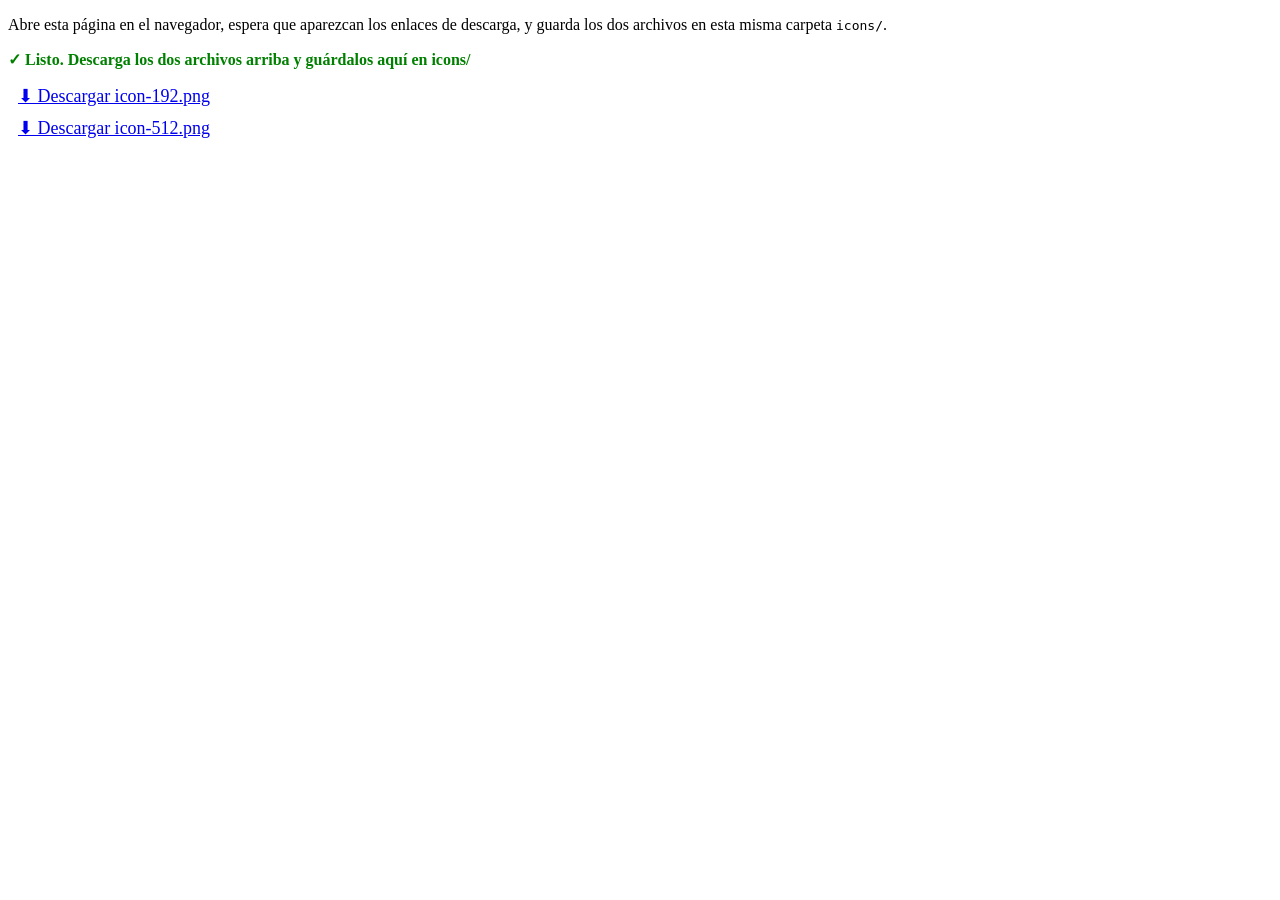
<file: docs/icons/generate-icons.html>
<!DOCTYPE html>
<html>
<head><title>Generador de iconos</title></head>
<body>
<p>Abre esta página en el navegador, espera que aparezcan los enlaces de descarga, y guarda los dos archivos en esta misma carpeta <code>icons/</code>.</p>
<div id="out"></div>
<script>
const svgContent = `<svg xmlns="http://www.w3.org/2000/svg" viewBox="0 0 512 512">
  <rect width="512" height="512" rx="96" fill="#0f766e"/>
  <circle cx="168" cy="148" r="28" fill="none" stroke="white" stroke-width="20"/>
  <circle cx="344" cy="148" r="28" fill="none" stroke="white" stroke-width="20"/>
  <path d="M168 176 C168 240 200 270 256 270 C312 270 344 240 344 176"
        fill="none" stroke="white" stroke-width="20" stroke-linecap="round"/>
  <line x1="256" y1="270" x2="256" y2="340" stroke="white" stroke-width="20" stroke-linecap="round"/>
  <circle cx="256" cy="372" r="52" fill="none" stroke="white" stroke-width="20"/>
  <circle cx="256" cy="372" r="22" fill="white" opacity="0.4"/>
  <rect x="244" y="356" width="24" height="32" rx="4" fill="white"/>
  <rect x="240" y="360" width="32" height="24" rx="4" fill="white"/>
</svg>`;

function svgToPng(svgStr, size, filename) {
  return new Promise(resolve => {
    const blob = new Blob([svgStr], {type: 'image/svg+xml'});
    const url = URL.createObjectURL(blob);
    const img = new Image();
    img.onload = () => {
      const canvas = document.createElement('canvas');
      canvas.width = size; canvas.height = size;
      const ctx = canvas.getContext('2d');
      ctx.drawImage(img, 0, 0, size, size);
      canvas.toBlob(pngBlob => {
        const a = document.createElement('a');
        a.href = URL.createObjectURL(pngBlob);
        a.download = filename;
        a.textContent = `⬇ Descargar ${filename}`;
        a.style = 'display:block;margin:10px;font-size:18px;';
        document.getElementById('out').appendChild(a);
        resolve();
      }, 'image/png');
      URL.revokeObjectURL(url);
    };
    img.src = url;
  });
}

(async () => {
  await svgToPng(svgContent, 192, 'icon-192.png');
  await svgToPng(svgContent, 512, 'icon-512.png');
  document.getElementById('out').insertAdjacentHTML('afterbegin',
    '<p style="color:green;font-weight:bold">✓ Listo. Descarga los dos archivos arriba y guárdalos aquí en icons/</p>');
})();
</script>
</body>
</html>
</file>
